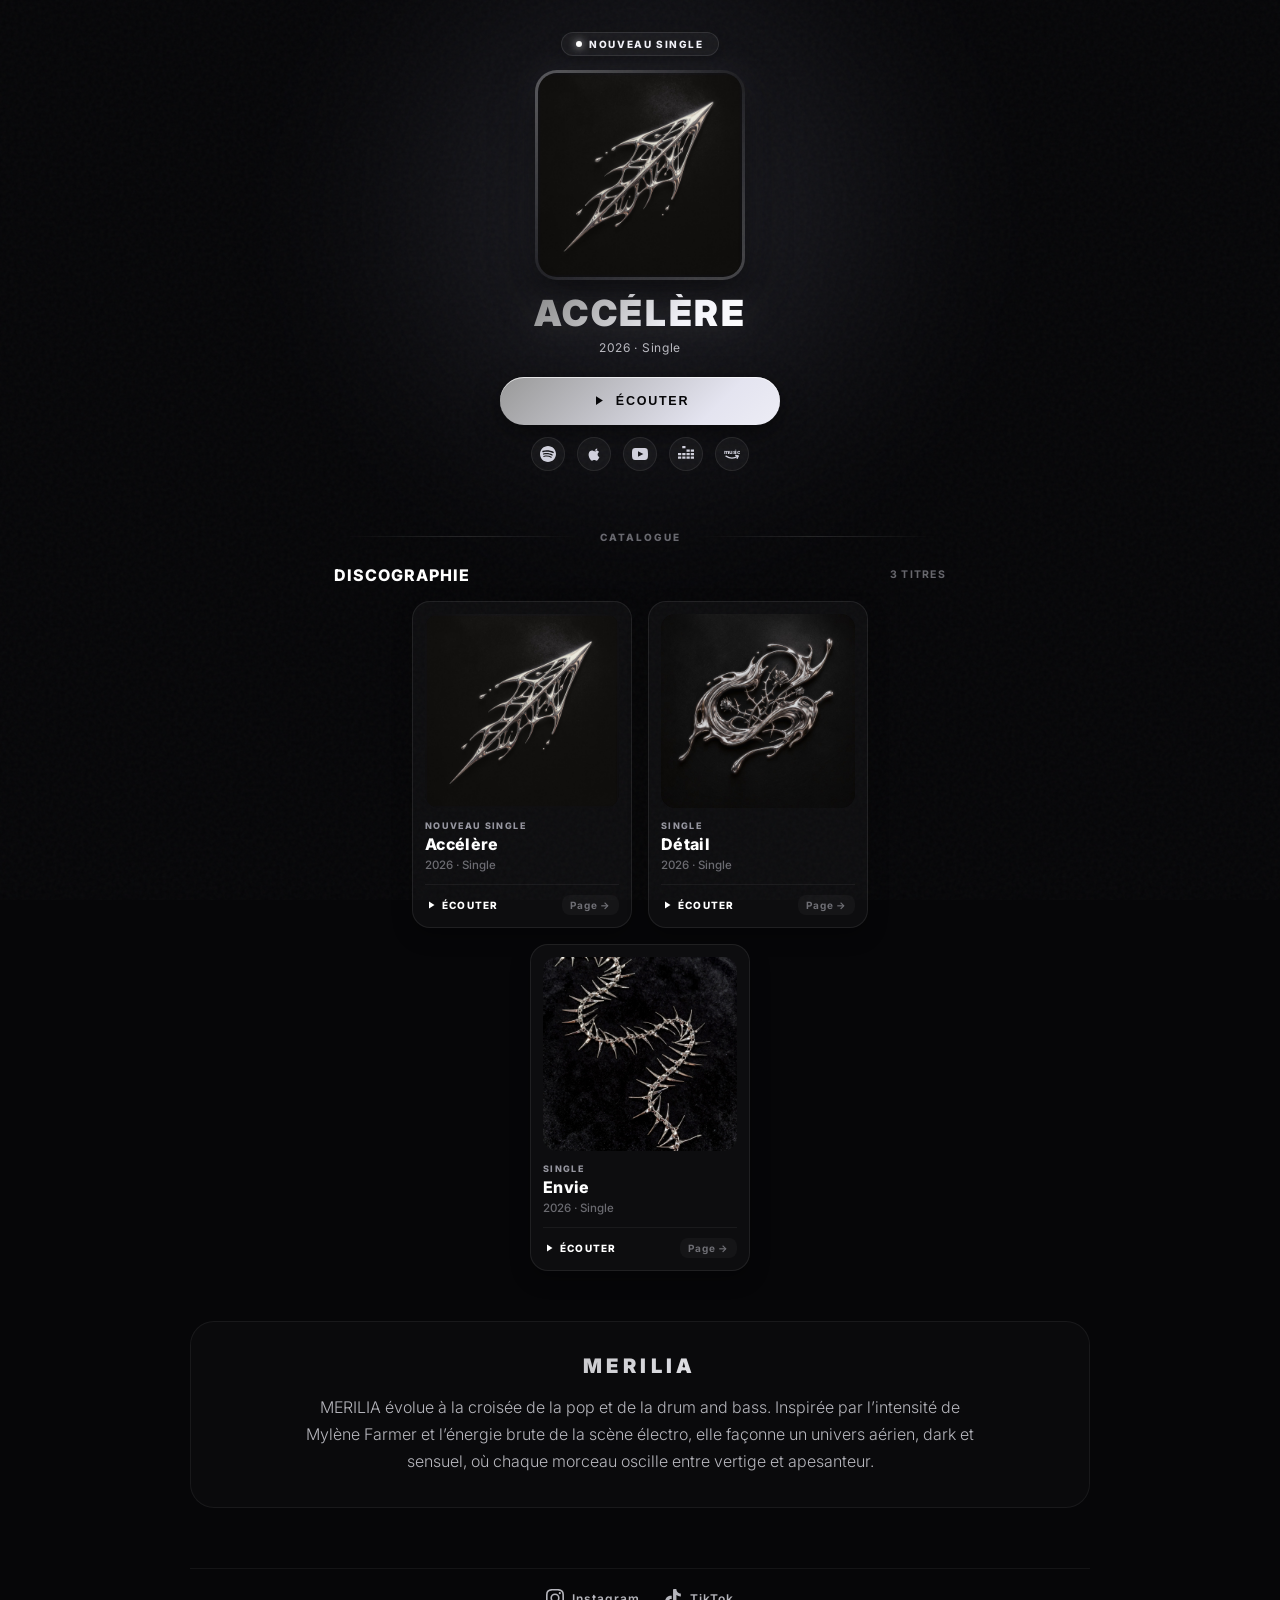
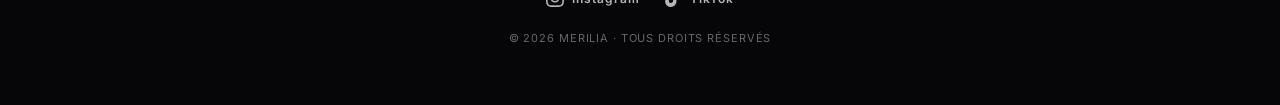
<file: index.html>
<!DOCTYPE html>
<html lang="fr">

<head>
  <meta charset="UTF-8">
  <meta name="viewport" content="width=device-width, initial-scale=1.0, viewport-fit=cover">
  <meta name="theme-color" content="#060608">
  <meta name="apple-mobile-web-app-status-bar-style" content="black-translucent">
  <title>MERILIA - Site Officiel</title>
  <meta name="description"
    content="Site officiel du projet musical MERILIA (Drum & Bass · Liquid · Dance-pop). Découvrez le nouveau single et l'ensemble de la discographie.">

  <!-- Open Graph / Meta Réseaux Sociaux -->
  <meta property="og:type" content="music.musician">
  <meta property="og:site_name" content="MERILIA">
  <meta property="og:title" content="MERILIA - Site Officiel">
  <meta property="og:description"
    content="Découvrez l'univers musical de MERILIA. Dernier single disponible sur toutes les plateformes de streaming.">
  <meta property="og:image" content="https://merilia.saint-drop.com/cover_accelere.jpg">
  <meta property="og:url" content="https://merilia.saint-drop.com/">

  <!-- Twitter Card -->
  <meta name="twitter:card" content="summary_large_image">
  <meta name="twitter:title" content="MERILIA - Site Officiel">
  <meta name="twitter:description" content="Découvrez l'univers musical de MERILIA. Dernier single disponible sur toutes les plateformes de streaming.">
  <meta name="twitter:image" content="https://merilia.saint-drop.com/cover_accelere.jpg">

  <!-- Données Structurées Schema.org -->
  <script type="application/ld+json">
  {
    "@context": "https://schema.org",
    "@type": "MusicGroup",
    "name": "MERILIA",
    "genre": ["Drum and Bass", "Liquid Drum and Bass", "Dance-pop"],
    "sameAs": [
      "https://instagram.com/merilia_dnb",
      "https://tiktok.com/@merilia_dnb"
    ]
  }
  </script>

  <!-- Polices Google Inter -->
  <link rel="preconnect" href="https://fonts.googleapis.com">
  <link rel="preconnect" href="https://fonts.gstatic.com" crossorigin>
  <link href="https://fonts.googleapis.com/css2?family=Inter:wght@300;400;500;600;700;800;900&display=swap"
    rel="stylesheet">

  <!-- Moteur de transition fluide de pages -->
  <link rel="stylesheet" href="transitions.css">
  <noscript><style>body { opacity: 1 !important; }</style></noscript>
  <link rel="icon" href="favicon.svg" type="image/svg+xml">
  <link rel="preload" as="image" href="cover_accelere.jpg">

  <style>
    /* ============================================
       🎨 DESIGN SYSTEM - LIQUID CHROME & DEEP SPACE
       ============================================ */
    :root {
      --bg: #060608;
      --bg-surface: #0e0e13;
      --bg-card: rgba(255, 255, 255, 0.03);
      --card-border: rgba(255, 255, 255, 0.08);
      --card-hover-border: rgba(255, 255, 255, 0.22);

      --t1: #ffffff;
      --t2: rgba(240, 240, 248, 0.75);
      --t3: rgba(220, 220, 230, 0.45);

      --silver: #d0d0dc;
      --silver-light: #e4e4f0;
      --silver-bright: #f4f4fa;
      --silver-glow: rgba(210, 210, 230, 0.16);

      --font: 'Inter', -apple-system, BlinkMacSystemFont, sans-serif;
      --ease: cubic-bezier(0.16, 1, 0.3, 1);
      --spring: cubic-bezier(0.34, 1.56, 0.64, 1);
    }

    *,
    *::before,
    *::after {
      margin: 0;
      padding: 0;
      box-sizing: border-box;
    }

    html {
      background: var(--bg);
      color: var(--t1);
      font-family: var(--font);
      scroll-behavior: smooth;
      -webkit-font-smoothing: antialiased;
    }

    body {
      min-height: 100vh;
      overflow-x: hidden;
      display: flex;
      flex-direction: column;
      align-items: center;
      position: relative;
    }

    /* Ambient Background Atmosphere */
    .bg-ambient {
      position: fixed;
      inset: 0;
      z-index: 0;
      pointer-events: none;
      overflow: hidden;
    }

    .bg-blur-orb {
      position: absolute;
      top: -15%;
      left: 50%;
      transform: translateX(-50%);
      width: clamp(320px, 80vw, 700px);
      height: clamp(320px, 80vw, 700px);
      border-radius: 50%;
      background: radial-gradient(circle, rgba(160, 160, 190, 0.18) 0%, rgba(6, 6, 8, 0) 70%);
      filter: blur(80px);
      transition: background 1s ease;
      will-change: transform;
    }

    .bg-noise {
      position: fixed;
      inset: 0;
      z-index: 1;
      opacity: 0.035;
      pointer-events: none;
      background-image: url("data:image/svg+xml,%3Csvg viewBox='0 0 256 256' xmlns='http://www.w3.org/2000/svg'%3E%3Cfilter id='n'%3E%3CfeTurbulence type='fractalNoise' baseFrequency='.9' numOctaves='4' stitchTiles='stitch'/%3E%3C/filter%3E%3Crect width='100%25' height='100%25' filter='url(%23n)'/%3E%3C/svg%3E");
    }

    /* ============================================
       NAVIGATION - MINIMAL & PRESTIGE
       ============================================ */
    .site-nav {
      position: sticky;
      top: 0;
      z-index: 100;
      width: 100%;
      backdrop-filter: blur(20px);
      -webkit-backdrop-filter: blur(20px);
      background: rgba(6, 6, 8, 0.7);
      border-bottom: 1px solid rgba(255, 255, 255, 0.06);
      transition: background 0.3s ease;
    }

    .nav-inner {
      max-width: 1100px;
      margin: 0 auto;
      padding: 14px 24px;
      display: flex;
      align-items: center;
      justify-content: center;
    }

    .brand-logo {
      font-size: 16px;
      font-weight: 900;
      letter-spacing: 0.22em;
      text-transform: uppercase;
      text-decoration: none;
      color: #fff;
      display: flex;
      align-items: center;
      gap: 8px;
    }

    .brand-logo span {
      background: linear-gradient(135deg, #fff 0%, var(--silver-bright) 50%, #999 100%);
      background-clip: text;
      -webkit-text-fill-color: transparent;
    }

    .nav-links {
      display: flex;
      align-items: center;
      gap: 20px;
    }

    .nav-link {
      font-size: 11.5px;
      font-weight: 700;
      letter-spacing: 0.12em;
      text-transform: uppercase;
      color: var(--t2);
      text-decoration: none;
      transition: color 0.2s ease;
      display: inline-flex;
      align-items: center;
      gap: 6px;
    }

    .nav-link:hover {
      color: #fff;
    }

    .nav-pill-btn {
      padding: 6px 14px;
      border-radius: 30px;
      background: rgba(255, 255, 255, 0.06);
      border: 1px solid rgba(255, 255, 255, 0.12);
      color: var(--silver-bright);
    }

    .nav-pill-btn:hover {
      background: rgba(255, 255, 255, 0.12);
      border-color: rgba(255, 255, 255, 0.25);
    }

    /* ============================================
       PAGE CONTENT WRAPPER
       ============================================ */
    .page-main {
      position: relative;
      z-index: 2;
      width: 100%;
      max-width: 1100px;
      padding: 0 20px 60px 20px;
      display: flex;
      flex-direction: column;
      align-items: center;
      animation: fadeUp .9s var(--ease) both;
    }

    @keyframes fadeUp {
      from { opacity: 0; transform: translateY(24px); }
      to   { opacity: 1; transform: translateY(0); }
    }

    @keyframes fadeInUp {
      from { opacity: 0; transform: translateY(12px); }
      to   { opacity: 1; transform: translateY(0); }
    }

    /* ============================================
       HERO - DERNIÈRE SORTIE (COMPACTE & PERCUTANTE)
       ============================================ */
    .hero-section {
      width: 100%;
      max-width: 520px;
      margin: 32px auto 32px auto;
      text-align: center;
      display: flex;
      flex-direction: column;
      align-items: center;
    }

    /* Badge d'état */
    .hero-badge {
      display: inline-flex;
      align-items: center;
      gap: 7px;
      padding: 5px 14px;
      border-radius: 40px;
      background: rgba(255, 255, 255, 0.04);
      border: 1px solid rgba(255, 255, 255, 0.1);
      backdrop-filter: blur(12px);
      font-size: 10px;
      font-weight: 800;
      letter-spacing: 0.16em;
      text-transform: uppercase;
      color: var(--silver-bright);
      margin-bottom: 14px;
      box-shadow: 0 4px 15px rgba(0, 0, 0, 0.25);
      animation: fadeInUp .8s .1s both;
    }

    .hero-badge .badge-dot {
      width: 6px;
      height: 6px;
      border-radius: 50%;
      background: #fff;
      box-shadow: 0 0 8px #fff;
      animation: pulseGlow 2.2s infinite;
    }

    @keyframes pulseGlow {
      0%, 100% { opacity: 1; transform: scale(1); }
      50% { opacity: 0.4; transform: scale(0.85); }
    }

    /* Pochette Hero */
    .hero-artwork-frame {
      position: relative;
      width: clamp(170px, 42vw, 210px);
      height: clamp(170px, 42vw, 210px);
      border-radius: 22px;
      padding: 3px;
      background: linear-gradient(135deg, rgba(255, 255, 255, 0.3), rgba(255, 255, 255, 0.05) 50%, rgba(255, 255, 255, 0.2));
      box-shadow:
        0 16px 40px rgba(0, 0, 0, 0.7),
        0 0 35px rgba(200, 200, 230, 0.1);
      margin-bottom: 14px;
      transition: transform 0.4s var(--ease), box-shadow 0.4s var(--ease);
      cursor: pointer;
      animation: fadeInUp .8s .2s both;
    }

    .hero-artwork-frame:hover {
      transform: translateY(-3px) scale(1.015);
      box-shadow:
        0 22px 55px rgba(0, 0, 0, 0.85),
        0 0 45px rgba(220, 220, 255, 0.18);
    }

    .hero-artwork-img {
      width: 100%;
      height: 100%;
      border-radius: 19px;
      object-fit: cover;
      display: block;
    }

    /* Titres & Typographie Hero */
    .hero-artist-tag {
      font-size: 11px;
      font-weight: 700;
      letter-spacing: 0.2em;
      text-transform: uppercase;
      color: var(--t3);
      margin-bottom: 2px;
    }

    .hero-track-title {
      font-size: clamp(26px, 6.5vw, 36px);
      font-weight: 900;
      letter-spacing: 0.07em;
      text-transform: uppercase;
      line-height: 1.1;
      background: linear-gradient(135deg, #888 0%, var(--silver-bright) 35%, #fff 50%, var(--silver-bright) 65%, #888 100%);
      background-size: 200% 200%;
      background-clip: text;
      -webkit-text-fill-color: transparent;
      animation: fadeInUp .8s .3s both, chromeShift 8s ease-in-out infinite;
      margin-bottom: 4px;
      filter: drop-shadow(0 0 16px rgba(255, 255, 255, 0.1));
    }

    @keyframes chromeShift {
      0%, 100% { background-position: 0% 50%; }
      50% { background-position: 100% 50%; }
    }

    .hero-meta-sub {
      font-size: 12px;
      font-weight: 400;
      color: var(--t2);
      letter-spacing: 0.06em;
      margin-bottom: 20px;
      line-height: 1.6;
      animation: fadeInUp .8s .4s both;
    }

    /* Bouton CTA Principal */
    .hero-cta-btn {
      position: relative;
      display: inline-flex;
      align-items: center;
      justify-content: center;
      gap: 10px;
      width: 100%;
      max-width: 280px;
      height: 48px;
      padding: 0 24px;
      border-radius: 50px;
      background: linear-gradient(135deg, #999, var(--silver-light), #fff, var(--silver-light), #999);
      background-size: 300% 300%;
      color: #060608;
      font-size: 12.5px;
      font-weight: 800;
      letter-spacing: 0.14em;
      text-transform: uppercase;
      text-decoration: none;
      border: none;
      cursor: pointer;
      outline: none;
      box-shadow: 0 8px 24px rgba(0, 0, 0, 0.5), inset 0 1px 0 rgba(255, 255, 255, 0.7);
      transition: all 0.3s var(--ease);
      user-select: none;
      -webkit-tap-highlight-color: transparent;
      animation: fadeInUp .8s .5s both, chromeBtn 6s ease-in-out infinite;
    }

    @keyframes chromeBtn {
      0%, 100% { background-position: 0% 50%; }
      50% { background-position: 100% 50%; }
    }

    .hero-cta-btn:hover {
      transform: translateY(-2px) scale(1.02);
      box-shadow: 0 12px 32px rgba(0, 0, 0, 0.65), 0 0 25px rgba(220, 220, 255, 0.22);
    }

    .hero-cta-btn:active {
      transform: translateY(1px) scale(0.98);
    }

    .hero-cta-btn svg {
      width: 15px;
      height: 15px;
      fill: currentColor;
    }

    /* Accès direct 1-tap aux plateformes sous le bouton */
    .hero-quick-platforms {
      display: flex;
      align-items: center;
      justify-content: center;
      gap: 12px;
      margin-top: 12px;
      animation: fadeInUp .8s .6s both;
    }

    .quick-icon-btn {
      width: 34px;
      height: 34px;
      border-radius: 50%;
      background: rgba(255, 255, 255, 0.04);
      border: 1px solid rgba(255, 255, 255, 0.08);
      display: flex;
      align-items: center;
      justify-content: center;
      color: var(--silver);
      text-decoration: none;
      transition: all 0.25s var(--ease);
    }

    .quick-icon-btn:hover {
      background: rgba(255, 255, 255, 0.12);
      border-color: rgba(255, 255, 255, 0.25);
      color: #fff;
      transform: translateY(-2px);
    }

    .quick-icon-btn svg {
      width: 16px;
      height: 16px;
      fill: currentColor;
    }

    /* ============================================
       SECTION SÉPARATEUR
       ============================================ */
    .section-divider {
      width: 100%;
      max-width: 600px;
      display: flex;
      align-items: center;
      justify-content: center;
      gap: 16px;
      margin: 28px 0 22px 0;
      animation: fadeInUp .8s .7s both;
    }

    .section-divider .divider-line {
      flex: 1;
      height: 1px;
      background: linear-gradient(90deg, transparent, rgba(255, 255, 255, 0.12), transparent);
    }

    .section-divider .divider-title {
      font-size: 10px;
      font-weight: 800;
      letter-spacing: 0.2em;
      text-transform: uppercase;
      color: var(--t3);
      white-space: nowrap;
    }

    /* ============================================
       DISCOGRAPHIE SECTION (CENTRÉE & COMPACTE)
       ============================================ */
    .discography-section {
      width: 100%;
      max-width: 620px;
      margin-bottom: 50px;
      display: flex;
      flex-direction: column;
      align-items: center;
      animation: fadeInUp .8s .8s both;
    }

    .discography-header {
      width: 100%;
      display: flex;
      align-items: center;
      justify-content: space-between;
      margin-bottom: 16px;
      padding: 0 4px;
    }

    .discography-title {
      font-size: 16px;
      font-weight: 800;
      letter-spacing: 0.06em;
      text-transform: uppercase;
      color: #fff;
    }

    .discography-count {
      font-size: 10.5px;
      font-weight: 700;
      letter-spacing: 0.12em;
      color: var(--t3);
      text-transform: uppercase;
    }

    /* Grille de morceaux - centrée avec flex/grid */
    .releases-grid {
      display: flex;
      flex-wrap: wrap;
      justify-content: center;
      align-items: stretch;
      gap: 16px;
      width: 100%;
    }

    /* Carte de morceau dans la discographie */
    .release-card {
      position: relative;
      width: 220px;
      max-width: 100%;
      background: var(--bg-card);
      border: 1px solid var(--card-border);
      border-radius: 18px;
      padding: 12px;
      display: flex;
      flex-direction: column;
      text-align: left;
      text-decoration: none;
      color: inherit;
      backdrop-filter: blur(12px);
      -webkit-backdrop-filter: blur(12px);
      transition: all 0.3s var(--ease);
      box-shadow: 0 8px 20px rgba(0, 0, 0, 0.3);
      cursor: pointer;
    }

    .release-card:hover {
      background: rgba(255, 255, 255, 0.06);
      border-color: var(--card-hover-border);
      transform: translateY(-4px);
      box-shadow: 0 16px 35px rgba(0, 0, 0, 0.5), 0 0 25px rgba(220, 220, 240, 0.08);
    }

    .release-card-cover-wrap {
      position: relative;
      width: 100%;
      aspect-ratio: 1 / 1;
      border-radius: 14px;
      overflow: hidden;
      margin-bottom: 12px;
      background: rgba(255, 255, 255, 0.02);
    }

    .release-card-img {
      width: 100%;
      height: 100%;
      object-fit: cover;
      display: block;
      transition: transform 0.4s var(--ease);
    }

    .release-card:hover .release-card-img {
      transform: scale(1.04);
    }

    /* Overlay bouton écouter sur la pochette */
    .card-play-overlay {
      position: absolute;
      inset: 0;
      background: rgba(6, 6, 8, 0.4);
      display: flex;
      align-items: center;
      justify-content: center;
      opacity: 0;
      transition: opacity 0.25s ease;
      backdrop-filter: blur(4px);
    }

    .card-play-bubble {
      width: 44px;
      height: 44px;
      border-radius: 50%;
      background: #fff;
      color: #060608;
      display: flex;
      align-items: center;
      justify-content: center;
      box-shadow: 0 6px 20px rgba(0, 0, 0, 0.4);
      transform: scale(0.85);
      transition: transform 0.25s var(--spring);
    }

    .card-play-bubble svg {
      width: 16px;
      height: 16px;
      fill: currentColor;
      margin-left: 2px;
    }

    .release-card:hover .card-play-overlay {
      opacity: 1;
    }

    .release-card:hover .card-play-bubble {
      transform: scale(1);
    }

    .release-card-body {
      display: flex;
      flex-direction: column;
      flex: 1;
    }

    .release-card-tag {
      font-size: 9px;
      font-weight: 800;
      letter-spacing: 0.15em;
      text-transform: uppercase;
      color: var(--silver);
      opacity: 0.7;
      margin-bottom: 3px;
    }

    .release-card-title {
      font-size: 16px;
      font-weight: 800;
      color: #fff;
      letter-spacing: 0.02em;
      margin-bottom: 4px;
      line-height: 1.25;
    }

    .release-card-year {
      font-size: 11.5px;
      color: var(--t3);
      font-weight: 500;
      margin-bottom: 12px;
    }

    .release-card-actions {
      margin-top: auto;
      display: flex;
      align-items: center;
      justify-content: space-between;
      padding-top: 10px;
      border-top: 1px solid rgba(255, 255, 255, 0.05);
    }

    .card-action-listen {
      font-size: 10px;
      font-weight: 800;
      letter-spacing: 0.12em;
      text-transform: uppercase;
      color: #fff;
      display: flex;
      align-items: center;
      gap: 5px;
    }

    .card-action-page-link {
      font-size: 10px;
      font-weight: 700;
      letter-spacing: 0.08em;
      color: var(--t3);
      text-decoration: none;
      padding: 4px 8px;
      border-radius: 8px;
      background: rgba(255, 255, 255, 0.03);
      transition: all 0.2s ease;
    }

    .card-action-page-link:hover {
      color: #fff;
      background: rgba(255, 255, 255, 0.1);
    }

    /* ============================================
       ARTISTIC BIO / IDENTITY EMBED
       ============================================ */
    .about-card {
      width: 100%;
      max-width: 900px;
      background: rgba(255, 255, 255, 0.02);
      border: 1px solid rgba(255, 255, 255, 0.06);
      border-radius: 24px;
      padding: 32px 28px;
      margin-bottom: 60px;
      text-align: center;
      backdrop-filter: blur(12px);
      animation: fadeInUp .8s .9s both;
    }

    .about-title {
      font-size: clamp(14px, 2.5vw, 20px);
      font-weight: 900;
      letter-spacing: 0.22em;
      text-transform: uppercase;
      background: linear-gradient(135deg, #888 0%, var(--silver-bright) 35%, #fff 50%, var(--silver-bright) 65%, #888 100%);
      background-size: 200% 200%;
      -webkit-background-clip: text;
      background-clip: text;
      -webkit-text-fill-color: transparent;
      animation: chromeShift 8s ease-in-out infinite;
      margin-bottom: 16px;
    }

    .about-desc {
      font-size: clamp(14px, 3vw, 16px);
      line-height: 1.7;
      color: var(--t2);
      max-width: 680px;
      margin: 0 auto;
      font-weight: 300;
    }

    /* ============================================
       FOOTER & STREAMING NETWORKS
       ============================================ */
    .site-footer {
      width: 100%;
      max-width: 900px;
      display: flex;
      flex-direction: column;
      align-items: center;
      padding-top: 20px;
      border-top: 1px solid rgba(255, 255, 255, 0.06);
      text-align: center;
      animation: fadeInUp .8s 1s both;
    }

    .footer-socials {
      display: flex;
      align-items: center;
      justify-content: center;
      gap: 24px;
      margin-bottom: 24px;
    }

    .footer-social-link {
      display: flex;
      align-items: center;
      gap: 8px;
      font-size: 12px;
      font-weight: 600;
      letter-spacing: 0.08em;
      color: var(--t2);
      text-decoration: none;
      transition: all 0.2s ease;
    }

    .footer-social-link:hover {
      color: #fff;
      transform: translateY(-2px);
    }

    .footer-social-link svg {
      width: 18px;
      height: 18px;
      fill: currentColor;
    }

    .footer-copy {
      font-size: 11px;
      color: var(--t3);
      letter-spacing: 0.08em;
      text-transform: uppercase;
    }

    /* ============================================
       MODAL / DRAWER DE SÉLECTION DE PLATEFORME
       ============================================ */
    .player-modal-backdrop {
      position: fixed;
      inset: 0;
      z-index: 1000;
      background: rgba(6, 6, 8, 0.8);
      backdrop-filter: blur(18px);
      -webkit-backdrop-filter: blur(18px);
      display: flex;
      align-items: center;
      justify-content: center;
      padding: 20px;
      opacity: 0;
      pointer-events: none;
      transition: opacity 0.28s ease;
    }

    .player-modal-backdrop.is-open {
      opacity: 1;
      pointer-events: auto;
    }

    .player-modal-sheet {
      width: 100%;
      max-width: 460px;
      background: #0e0e14;
      border: 1px solid rgba(255, 255, 255, 0.13);
      border-radius: 28px;
      padding: 24px 24px 32px 24px;
      transform: translateY(20px) scale(0.97);
      transition: transform 0.32s var(--ease), opacity 0.28s ease;
      max-height: 88vh;
      overflow-y: auto;
      opacity: 0;
    }

    .player-modal-backdrop.is-open .player-modal-sheet {
      transform: translateY(0) scale(1);
      opacity: 1;
    }

    .sheet-handle {
      width: 36px;
      height: 3px;
      background: rgba(255, 255, 255, 0.18);
      border-radius: 4px;
      margin: 0 auto 16px auto;
    }

    .sheet-header {
      display: flex;
      align-items: center;
      gap: 16px;
      margin-bottom: 22px;
      padding-bottom: 18px;
      border-bottom: 1px solid rgba(255, 255, 255, 0.08);
      position: relative;
    }

    .sheet-cover-thumb {
      width: 60px;
      height: 60px;
      border-radius: 14px;
      object-fit: cover;
      flex-shrink: 0;
      box-shadow: 0 4px 15px rgba(0, 0, 0, 0.5);
    }

    .sheet-track-info {
      flex: 1;
      min-width: 0;
      text-align: left;
    }

    .sheet-tag {
      font-size: 9.5px;
      font-weight: 800;
      letter-spacing: 0.15em;
      text-transform: uppercase;
      color: var(--silver);
    }

    .sheet-title {
      font-size: 19px;
      font-weight: 800;
      color: #fff;
      white-space: nowrap;
      overflow: hidden;
      text-overflow: ellipsis;
    }

    .sheet-artist {
      font-size: 12px;
      color: var(--t2);
    }

    .sheet-close-btn {
      width: 32px;
      height: 32px;
      border-radius: 50%;
      background: rgba(255, 255, 255, 0.06);
      border: none;
      color: var(--t2);
      display: flex;
      align-items: center;
      justify-content: center;
      cursor: pointer;
      transition: all 0.2s ease;
    }

    .sheet-close-btn:hover {
      background: rgba(255, 255, 255, 0.14);
      color: #fff;
    }

    .sheet-platforms-list {
      display: flex;
      flex-direction: column;
      gap: 10px;
    }

    .sheet-platform-row {
      display: flex;
      align-items: center;
      justify-content: space-between;
      padding: 14px 18px;
      border-radius: 16px;
      background: rgba(255, 255, 255, 0.03);
      border: 1px solid rgba(255, 255, 255, 0.07);
      text-decoration: none;
      color: inherit;
      transition: all 0.25s var(--ease);
    }

    .sheet-platform-row:hover {
      background: rgba(255, 255, 255, 0.08);
      border-color: rgba(255, 255, 255, 0.2);
      transform: translateX(3px);
    }

    .sheet-platform-left {
      display: flex;
      align-items: center;
      gap: 14px;
    }

    .sheet-platform-icon {
      width: 26px;
      height: 26px;
      display: flex;
      align-items: center;
      justify-content: center;
    }

    .sheet-platform-icon svg {
      width: 100%;
      height: 100%;
      fill: currentColor;
    }

    .sheet-platform-name {
      font-size: 15px;
      font-weight: 600;
      color: #fff;
    }

    .sheet-platform-action {
      font-size: 11px;
      font-weight: 800;
      letter-spacing: 0.1em;
      color: var(--silver);
    }

    .sheet-page-footer {
      margin-top: 18px;
      text-align: center;
    }

    .sheet-dedicated-link {
      font-size: 12px;
      color: var(--t2);
      text-decoration: underline;
      text-underline-offset: 4px;
      cursor: pointer;
    }

    .sheet-dedicated-link:hover {
      color: #fff;
    }

    /* Couleurs de marque plateformes */
    [data-plat="spotify"] .sheet-platform-icon { color: #1DB954; }
    [data-plat="apple"] .sheet-platform-icon { color: #fff; }
    [data-plat="youtube"] .sheet-platform-icon { color: #FF0000; }
    [data-plat="deezer"] .sheet-platform-icon { color: #EF5464; }
    [data-plat="amazon"] .sheet-platform-icon { color: #FF9900; }
    [data-plat="tidal"] .sheet-platform-icon { color: #fff; }
    [data-plat="qobuz"] .sheet-platform-icon { color: #fff; }

    /* (Styles de la modale pre-save gérés par modal.js) */

    /* ============================================
       RESPONSIVE MOBILE
       ============================================ */
    @media (max-width: 600px) {
      /* 2 cartes par ligne sur téléphone (la grille est en flex) */
      .releases-grid {
        gap: 12px;
      }

      .release-card {
        width: calc(50% - 6px);
        padding: 10px;
        border-radius: 16px;
      }

      .release-card-title {
        font-size: 14px;
      }

      .release-card-year {
        font-size: 10.5px;
        margin-bottom: 8px;
      }

      .hero-section {
        margin: 24px auto 50px auto;
      }

      .about-card {
        padding: 24px 18px;
      }
    }
  </style>
</head>

<body>
  <!-- Ambiance d'arrière-plan avec grain et lueur diffuse -->
  <div class="bg-ambient" aria-hidden="true">
    <div class="bg-blur-orb" id="ambient-orb"></div>
  </div>
  <div class="bg-noise" aria-hidden="true"></div>



  <main class="page-main">
    <!-- ============================================
         HERO SECTION - DERNIÈRE SORTIE (FEATURED)
         ============================================ -->
    <section class="hero-section" id="hero" aria-label="Sortie musicale">
      <div class="hero-badge" id="hero-badge">
        <span class="badge-dot"></span>
        <span id="hero-badge-text">NOUVEAU SINGLE</span>
      </div>

      <div class="hero-artwork-frame" id="hero-art-frame" role="button" tabindex="0" aria-label="Écouter le morceau">
        <img src="cover_accelere.jpg" alt="Pochette MERILIA" class="hero-artwork-img" id="hero-cover-img">
      </div>


      <h1 class="hero-track-title" id="hero-title">ACCÉLÈRE</h1>
      <p class="hero-meta-sub" id="hero-meta">Nouveau single disponible</p>

      <button type="button" class="hero-cta-btn" id="hero-cta-btn">
        <svg viewBox="0 0 24 24"><path d="M8 5v14l11-7z" /></svg>
        <span id="hero-cta-text">ÉCOUTER LE TITRE</span>
      </button>

      <!-- Raccourcis directs 1-tap vers les principales plateformes (peuplé dynamiquement) -->
      <div class="hero-quick-platforms" id="hero-quick-links"></div>
    </section>

    <!-- Séparateur de section -->
    <div class="section-divider">
      <div class="divider-line"></div>
      <span class="divider-title">CATALOGUE</span>
      <div class="divider-line"></div>
    </div>

    <!-- ============================================
         DISCOGRAPHIE SECTION (COMPACTE & SCALABLE)
         ============================================ -->
    <section class="discography-section" id="musique" aria-label="Discographie MERILIA">
      <div class="discography-header">
        <h2 class="discography-title">Discographie</h2>
        <span class="discography-count" id="disco-count"></span>
      </div>

      <!-- La grille est dynamiquement peuplée depuis config.js -->
      <div class="releases-grid" id="releases-grid"></div>
    </section>

    <!-- ============================================
         ARTISTIC STATEMENT / PROJET
         ============================================ -->
    <section class="about-card" id="a-propos">
      <h3 class="about-title">MERILIA</h3>
      <p class="about-desc">
        MERILIA évolue à la croisée de la pop et de la drum and bass. Inspirée par l’intensité de Mylène Farmer et l’énergie brute de la scène électro, elle façonne un univers aérien, dark et sensuel, où chaque morceau oscille entre vertige et apesanteur.
      </p>
    </section>

    <!-- ============================================
         FOOTER & LIENS OFFICIELS
         ============================================ -->
    <footer class="site-footer" id="liens">
      <div class="footer-socials">
        <a href="https://instagram.com/merilia_dnb" target="_blank" rel="noopener" class="footer-social-link">
          <svg viewBox="0 0 24 24"><path d="M12 2.163c3.204 0 3.584.012 4.85.07 3.252.148 4.771 1.691 4.919 4.919.058 1.265.069 1.645.069 4.849 0 3.205-.012 3.584-.069 4.849-.149 3.225-1.664 4.771-4.919 4.919-1.266.058-1.644.07-4.85.07-3.204 0-3.584-.012-4.849-.07-3.26-.149-4.771-1.699-4.919-4.92-.058-1.265-.07-1.644-.07-4.849 0-3.204.013-3.583.07-4.849.149-3.227 1.664-4.771 4.919-4.919 1.266-.057 1.645-.069 4.849-.069zM12 0C8.741 0 8.333.014 7.053.072 2.695.272.273 2.69.073 7.052.014 8.333 0 8.741 0 12c0 3.259.014 3.668.072 4.948.2 4.358 2.618 6.78 6.98 6.98 1.281.058 1.689.072 4.948.072 3.259 0 3.668-.014 4.948-.072 4.354-.2 6.782-2.618 6.979-6.98.059-1.28.073-1.689.073-4.948 0-3.259-.014-3.667-.072-4.947-.196-4.354-2.617-6.78-6.979-6.98C15.668.014 15.259 0 12 0zm0 5.838a6.162 6.162 0 100 12.324 6.162 6.162 0 000-12.324zM12 16a4 4 0 110-8 4 4 0 010 8zm6.406-11.845a1.44 1.44 0 100 2.881 1.44 1.44 0 000-2.881z" /></svg>
          Instagram
        </a>
        <a href="https://tiktok.com/@merilia_dnb" target="_blank" rel="noopener" class="footer-social-link">
          <svg viewBox="0 0 24 24"><path d="M12.525.02c1.31-.02 2.61-.01 3.91-.02.08 1.53.63 3.09 1.75 4.17 1.12 1.11 2.7 1.62 4.24 1.79v4.03c-1.44-.05-2.89-.35-4.2-.97-.57-.26-1.1-.59-1.62-.93-.01 2.92.01 5.84-.02 8.75-.08 1.4-.54 2.79-1.35 3.94-1.31 1.92-3.58 3.17-5.91 3.21-1.43.08-2.86-.31-4.08-1.03-2.02-1.19-3.44-3.37-3.65-5.71-.02-.5-.03-1-.01-1.49.18-1.9 1.12-3.72 2.58-4.96 1.66-1.44 3.98-2.13 6.15-1.72.02 1.48-.04 2.96-.04 4.44-.9-.32-1.98-.23-2.81.36-.54.38-.89.98-1.03 1.64-.14.65-.01 1.34.33 1.91.43.72 1.21 1.2 2.04 1.24.89.07 1.83-.23 2.45-.88.6-.61.85-1.48.83-2.33-.03-4.75-.01-9.51-.02-14.26z" /></svg>
          TikTok
        </a>
      </div>
      <p class="footer-copy">&copy; 2026 MERILIA &middot; Tous droits r&eacute;serv&eacute;s</p>
    </footer>
  </main>

  <!-- ============================================
       MODALE / DRAWER ÉCOUTER (BOTTOM SHEET)
       ============================================ -->
  <div class="player-modal-backdrop" id="listen-modal" aria-hidden="true" role="dialog" aria-modal="true" aria-labelledby="modal-title">
    <div class="player-modal-sheet" id="listen-sheet">
      <div class="sheet-handle"></div>

      <div class="sheet-header">
        <img src="cover_accelere.jpg" alt="" class="sheet-cover-thumb" id="modal-cover">
        <div class="sheet-track-info">
          <span class="sheet-tag" id="modal-tag">SINGLE</span>
          <h4 class="sheet-title" id="modal-title">Titre</h4>
          <p class="sheet-artist">MERILIA</p>
        </div>
        <button type="button" class="sheet-close-btn" id="modal-close-btn" aria-label="Fermer">
          <svg width="14" height="14" viewBox="0 0 24 24" fill="none" stroke="currentColor" stroke-width="2.5"><path d="M18 6L6 18M6 6l12 12"/></svg>
        </button>
      </div>

      <div class="sheet-platforms-list" id="modal-platforms"></div>

      <div class="sheet-page-footer">
        <a href="#" class="sheet-dedicated-link" id="modal-page-link">Ouvrir la page dédiée du morceau &rarr;</a>
      </div>
    </div>
  </div>

  <!-- Modale pre-save injectée dynamiquement par modal.js -->

  <script src="config.js"></script>
  <script src="site.js"></script>
  <script src="transitions.js"></script>
  <script src="modal.js"></script>
  <script>
    document.addEventListener('DOMContentLoaded', () => {
      const M = window.MERILIA;
      const esc = M.esc;
      const releases = M.releases();
      if (!releases.length) return;

      // Morceau mis en avant : le plus récent (automatique selon les dates de config.js)
      const featured = M.featured();
      const released = M.isReleased(featured);

      // ─── HERO ───────────────────────────────────
      const heroCtaBtn = document.getElementById('hero-cta-btn');
      const heroArtFrame = document.getElementById('hero-art-frame');
      const heroCover = document.getElementById('hero-cover-img');
      const year = M.year(featured);

      document.getElementById('hero-title').textContent = featured.title;
      heroCover.src = featured.cover;
      heroCover.alt = `${M.artist} - ${featured.title}`;
      document.getElementById('hero-badge-text').textContent = released ? 'NOUVEAU SINGLE' : 'NOUVEAU SINGLE · PRE-SAVE';
      document.getElementById('hero-meta').textContent = released
        ? `${year ? year + ' · ' : ''}Single`
        : `${year ? year + ' · ' : ''}Single · En pré-sauvegarde`;
      document.getElementById('hero-cta-text').textContent = released ? 'ÉCOUTER' : 'PRE-SAVE';

      const triggerFeatured = (e) => {
        e.preventDefault();
        if (!released) {
          if (window.openPreSaveModal) window.openPreSaveModal(featured);
        } else if (M.availablePlatforms(featured).length) {
          openListenModal(featured);
        } else {
          window.location.href = M.pageUrl(featured);
        }
      };

      heroCtaBtn.addEventListener('click', triggerFeatured);
      heroArtFrame.addEventListener('click', triggerFeatured);
      heroArtFrame.addEventListener('keydown', (e) => {
        if (e.key === 'Enter' || e.key === ' ') triggerFeatured(e);
      });

      // Raccourcis 1-tap sous le bouton (même ouverture que la page du titre)
      const quickContainer = document.getElementById('hero-quick-links');
      quickContainer.innerHTML = '';
      if (released) {
        ['spotify', 'apple', 'youtube', 'deezer', 'amazon'].forEach(key => {
          const url = M.linkFor(featured, key);
          if (!url) return;
          const p = M.PLATFORMS.find(x => x.key === key);
          const btn = document.createElement('a');
          btn.className = 'quick-icon-btn';
          btn.href = url;
          btn.title = `${p.name} · Écouter "${featured.title}"`;
          btn.setAttribute('aria-label', `${p.name} - Écouter ${featured.title}`);
          btn.innerHTML = M.ICONS[key];
          M.bindPlatform(btn, featured, key);
          quickContainer.appendChild(btn);
        });
      }

      // Bascule automatique du hero à l'heure de sortie si la page reste ouverte
      if (!released) {
        const wait = M.releaseTime(featured) - Date.now();
        if (wait > 0 && wait < 864e5) setTimeout(() => window.location.reload(), wait + 1000);
      }

      // ─── DISCOGRAPHIE ───────────────────────────
      const grid = document.getElementById('releases-grid');
      const countEl = document.getElementById('disco-count');

      const releasedTracks = releases.filter(r => M.isReleased(r));
      const catalogueList = releasedTracks.length ? releasedTracks : releases.filter(r => r.id !== featured.id);

      countEl.textContent = `${catalogueList.length} Titre${catalogueList.length > 1 ? 's' : ''}`;

      catalogueList.forEach((rel) => {
        const isOut = M.isReleased(rel);
        const badge = rel === featured && isOut ? 'NOUVEAU SINGLE' : 'SINGLE';
        const relYear = M.year(rel);
        const card = document.createElement('article');
        card.className = 'release-card';
        card.setAttribute('role', 'button');
        card.setAttribute('tabindex', '0');
        card.setAttribute('aria-label', `${rel.title} - ${badge}`);

        card.innerHTML = `
          <div class="release-card-cover-wrap">
            <img src="${esc(rel.cover)}" alt="${esc(M.artist)} - ${esc(rel.title)}" class="release-card-img" loading="lazy">
            <div class="card-play-overlay">
              <div class="card-play-bubble" aria-label="Écouter ${esc(rel.title)}">
                <svg viewBox="0 0 24 24"><path d="M8 5v14l11-7z" /></svg>
              </div>
            </div>
          </div>
          <div class="release-card-body">
            <span class="release-card-tag">${badge}</span>
            <h3 class="release-card-title">${esc(rel.title)}</h3>
            <p class="release-card-year">${relYear ? esc(relYear) + ' &middot; ' : ''}Single</p>
            <div class="release-card-actions">
              <span class="card-action-listen">
                <svg width="12" height="12" viewBox="0 0 24 24" fill="currentColor"><path d="M8 5v14l11-7z" /></svg>
                ${isOut ? 'Écouter' : 'Pre-Save'}
              </span>
              <a href="${esc(M.pageUrl(rel))}" class="card-action-page-link">Page &rarr;</a>
            </div>
          </div>
        `;
        card.querySelector('.card-action-page-link').addEventListener('click', e => e.stopPropagation());

        const onCardClick = () => {
          if (!isOut) {
            if (window.openPreSaveModal) window.openPreSaveModal(rel);
          } else if (M.availablePlatforms(rel).length) {
            openListenModal(rel);
          } else {
            window.location.href = M.pageUrl(rel);
          }
        };

        card.addEventListener('click', onCardClick);
        card.addEventListener('keydown', (e) => {
          if (e.key === 'Enter' || e.key === ' ') {
            e.preventDefault();
            onCardClick();
          }
        });

        grid.appendChild(card);
      });

      // Bio dynamique
      const bioEl = document.querySelector('.about-desc');
      if (bioEl && M.config.bio) bioEl.textContent = M.config.bio;

      // ─── MODALE D'ÉCOUTE (DRAWER) ───────────────
      const listenModal = document.getElementById('listen-modal');
      const modalList = document.getElementById('modal-platforms');
      const modalPageLink = document.getElementById('modal-page-link');

      function openListenModal(rel) {
        document.getElementById('modal-cover').src = rel.cover;
        document.getElementById('modal-title').textContent = rel.title;
        document.getElementById('modal-tag').textContent = rel === featured ? 'NOUVEAU SINGLE' : 'SINGLE';

        modalPageLink.style.display = 'inline-block';
        modalPageLink.href = M.pageUrl(rel);
        modalPageLink.textContent = `Accéder à la page streaming de "${rel.title}" →`;

        modalList.innerHTML = '';
        M.availablePlatforms(rel).forEach(p => {
          const a = document.createElement('a');
          a.className = 'sheet-platform-row';
          a.dataset.plat = p.key;
          a.href = M.linkFor(rel, p.key);
          a.innerHTML = `
            <div class="sheet-platform-left">
              <div class="sheet-platform-icon">${M.ICONS[p.key]}</div>
              <span class="sheet-platform-name">${p.name}</span>
            </div>
            <span class="sheet-platform-action">ÉCOUTER &rarr;</span>
          `;
          M.bindPlatform(a, rel, p.key);
          modalList.appendChild(a);
        });

        listenModal.classList.add('is-open');
        listenModal.setAttribute('aria-hidden', 'false');
      }

      function closeListenModal() {
        listenModal.classList.remove('is-open');
        listenModal.setAttribute('aria-hidden', 'true');
      }

      document.getElementById('modal-close-btn').addEventListener('click', closeListenModal);
      listenModal.addEventListener('click', (e) => { if (e.target === listenModal) closeListenModal(); });

      document.addEventListener('keydown', e => {
        if (e.key === 'Escape' && listenModal.classList.contains('is-open')) closeListenModal();
      });
    });
  </script>
</body>

</html>
</file>
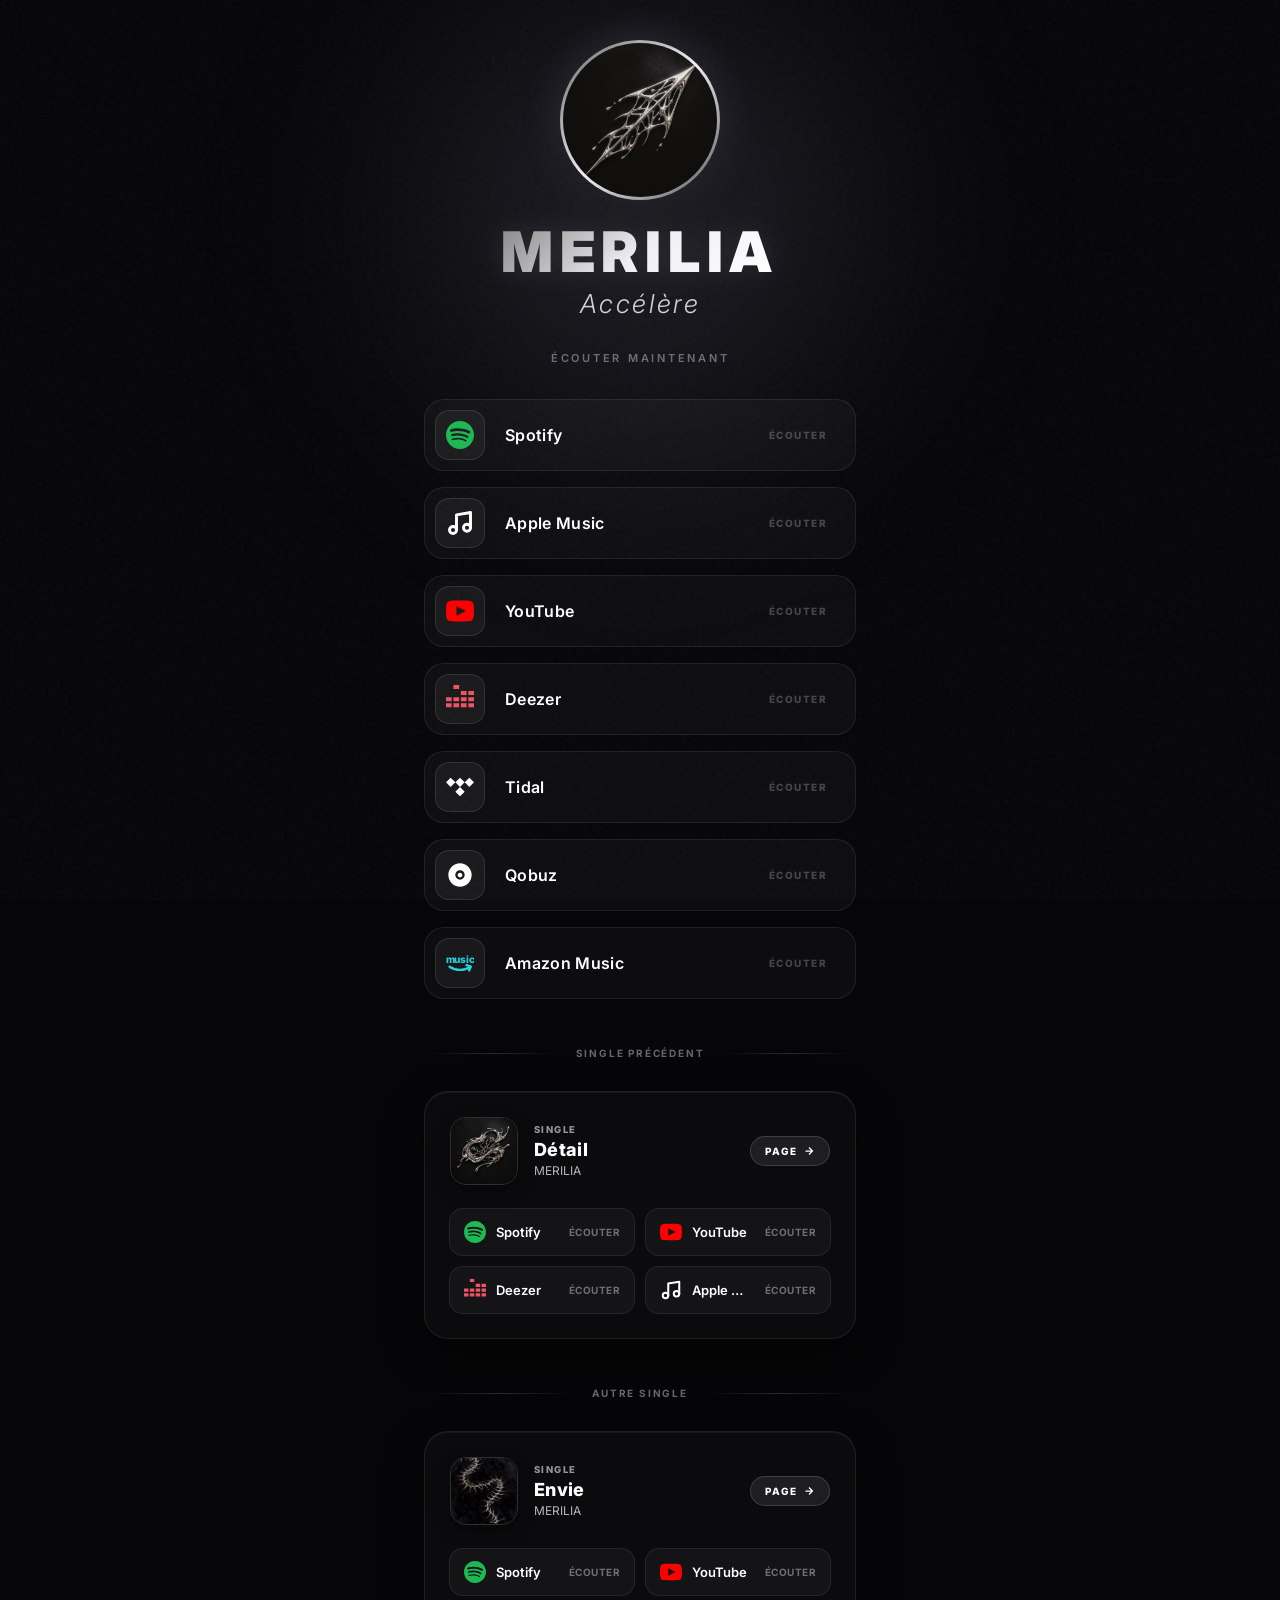
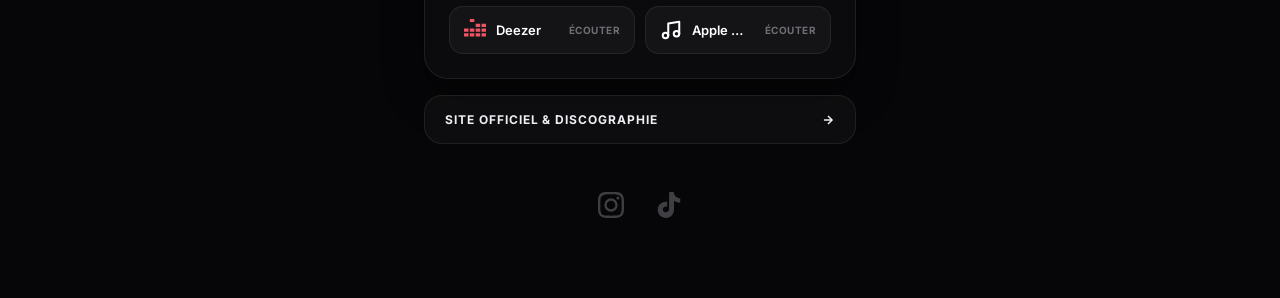
<file: accelere.html>
<!DOCTYPE html>
<html lang="fr">

<head>
  <!-- Page générée depuis release-template.html par admin.html — ne pas modifier à la main -->
  <meta charset="UTF-8">
  <meta name="viewport" content="width=device-width, initial-scale=1.0, viewport-fit=cover">
  <meta name="description" content="MERILIA - Accélère. Single disponible sur toutes les plateformes de streaming.">
  <meta name="theme-color" content="#060608">
  <meta name="apple-mobile-web-app-status-bar-style" content="black-translucent">
  <title>MERILIA - Accélère</title>
  <link rel="canonical" href="https://merilia.saint-drop.com/accelere.html">

  <!-- Open Graph / Aperçus réseaux sociaux (URLs absolues : lues sans JavaScript) -->
  <meta property="og:type" content="music.song">
  <meta property="og:site_name" content="MERILIA">
  <meta property="og:title" content="MERILIA - Accélère">
  <meta property="og:description" content="Single disponible sur toutes les plateformes de streaming.">
  <meta property="og:url" content="https://merilia.saint-drop.com/accelere.html">
  <meta property="og:image" content="https://merilia.saint-drop.com/cover_accelere.jpg">
  <meta property="og:image:type" content="image/jpeg">
  <meta property="og:image:alt" content="MERILIA - Accélère Cover HD">

  <!-- Twitter / X Cards -->
  <meta name="twitter:card" content="summary_large_image">
  <meta name="twitter:title" content="MERILIA - Accélère">
  <meta name="twitter:description" content="Single disponible sur toutes les plateformes de streaming.">
  <meta name="twitter:image" content="https://merilia.saint-drop.com/cover_accelere.jpg">
  <meta name="twitter:image:alt" content="MERILIA - Accélère Cover HD">

  <link rel="preconnect" href="https://fonts.googleapis.com">
  <link rel="preconnect" href="https://fonts.gstatic.com" crossorigin>
  <link href="https://fonts.googleapis.com/css2?family=Inter:wght@300;400;500;600;700;800;900&display=swap" rel="stylesheet">
  <link rel="stylesheet" href="transitions.css">
  <link rel="stylesheet" href="release.css">
  <noscript><style>body { opacity: 1 !important; }</style></noscript>
  <link rel="icon" href="favicon.svg" type="image/svg+xml">
  <link rel="preload" as="image" href="cover_accelere.jpg">
  <link rel="prefetch" href="index.html">
</head>

<body data-release="accelere">

  <div class="bg-ambient" aria-hidden="true">
    <div class="bg-blur-orb"></div>
  </div>
  <div class="bg-noise" aria-hidden="true"></div>

  <!-- Contenu généré par release.js à partir de config.js -->
  <main class="container" id="release-root">
    <noscript>
      <h1 class="artist-name">MERILIA</h1>
      <p class="track-title">Accélère</p>
      <a href="index.html" class="site-link-card">Site Officiel &amp; Discographie</a>
    </noscript>
  </main>

  <!-- 📱 Assistant navigateur TikTok -->
  <div class="tt-modal-ov" id="tt-modal" role="dialog" aria-hidden="true">
    <div class="tt-modal-card">
      <button class="tt-modal-close" id="tt-modal-close" aria-label="Fermer">
        <svg viewBox="0 0 24 24"><path d="M19 6.41L17.59 5 12 10.59 6.41 5 5 6.41 10.59 12 5 17.59 6.41 19 12 13.41 17.59 19 19 17.59 13.41 12z"/></svg>
      </button>

      <h2 class="tt-modal-title"><span id="tt-modal-heading">Prêt à écouter </span><span id="tt-track-name-title">'Accélère'</span> ? ✨</h2>
      <p class="tt-modal-subtitle">
        TikTok bloque l'ouverture des applis de musique. C'est l'occasion de sortir de l'application et de découvrir ce morceau. 🫂
      </p>

      <div class="tt-modal-instruction">
        T'as juste à coller le titre dans ton appli de musique préférée (Spotify, YouTube...) :
      </div>

      <div class="tt-track-container">
        <strong class="tt-track-display" id="tt-track-display">MERILIA - Accélère</strong>
        <button class="tt-copy-btn" id="tt-copy-btn" type="button">
          <svg viewBox="0 0 24 24">
            <path d="M16 1H4c-1.1 0-2 .9-2 2v14h2V3h12V1zm3 4H8c-1.1 0-2 .9-2 2v14c0 1.1.9 2 2 2h11c1.1 0 2-.9 2-2V7c0-1.1-.9-2-2-2zm0 16H8V7h11v14z" />
          </svg>
          <span id="tt-copy-text">Copier le titre</span>
        </button>
      </div>
    </div>
  </div>

  <script src="config.js"></script>
  <script src="site.js"></script>
  <script src="modal.js"></script>
  <script src="release.js"></script>
  <script src="transitions.js"></script>
</body>

</html>
</file>
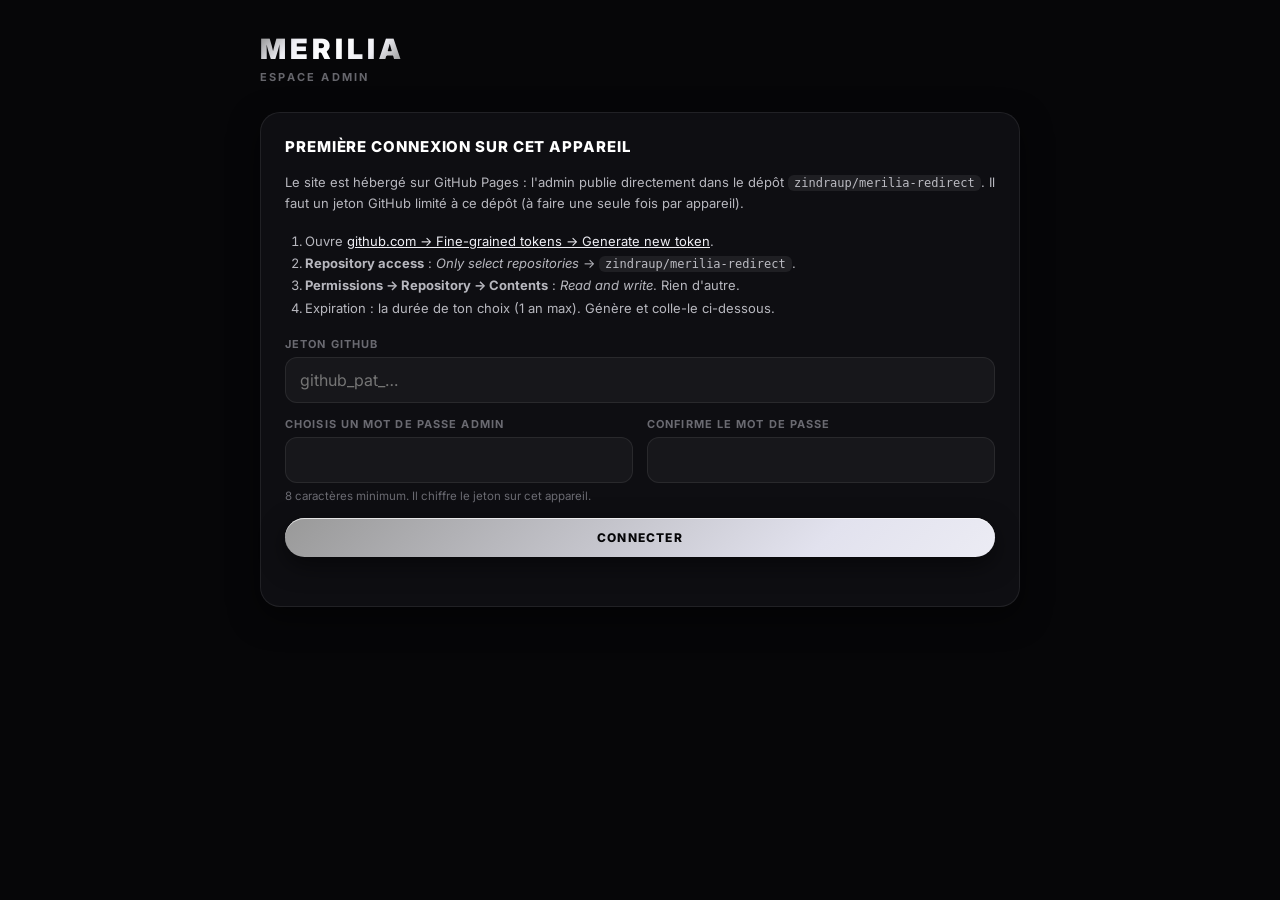
<file: admin.html>
<!DOCTYPE html>
<html lang="fr">
<head>
  <meta charset="UTF-8">
  <meta name="viewport" content="width=device-width, initial-scale=1.0">
  <meta name="robots" content="noindex, nofollow">
  <meta name="theme-color" content="#060608">
  <title>MERILIA — Admin</title>
  <link rel="icon" href="favicon.svg" type="image/svg+xml">
  <link rel="preconnect" href="https://fonts.googleapis.com">
  <link rel="preconnect" href="https://fonts.gstatic.com" crossorigin>
  <link href="https://fonts.googleapis.com/css2?family=Inter:wght@400;500;600;700;800;900&display=swap" rel="stylesheet">
  <style>
    :root {
      --bg: #060608;
      --bg2: #0e0e12;
      --bg3: #15151b;
      --line: rgba(255, 255, 255, 0.08);
      --line2: rgba(255, 255, 255, 0.16);
      --t1: #ffffff;
      --t2: rgba(240, 240, 248, 0.75);
      --t3: rgba(220, 220, 230, 0.45);
      --silver: #d0d0dc;
      --silver-light: #e2e2ee;
      --silver-bright: #eeeef4;
      --ok: #3ddc84;
      --warn: #ffb648;
      --err: #ff5a5a;
      --font: 'Inter', -apple-system, BlinkMacSystemFont, sans-serif;
      --ease: cubic-bezier(0.16, 1, 0.3, 1);
    }

    *, *::before, *::after { margin: 0; padding: 0; box-sizing: border-box; }

    html, body { background: var(--bg); }
    html { color-scheme: dark; scrollbar-color: rgba(255, 255, 255, 0.18) transparent; }

    body {
      color: var(--t1);
      font-family: var(--font);
      -webkit-font-smoothing: antialiased;
      min-height: 100vh;
      padding: 32px 16px 80px;
    }

    .wrap { max-width: 760px; margin: 0 auto; }

    .brand {
      font-size: 28px;
      font-weight: 900;
      letter-spacing: 0.14em;
      text-transform: uppercase;
      background: linear-gradient(135deg, #888, var(--silver-bright), #fff, var(--silver-bright), #888);
      -webkit-background-clip: text;
      background-clip: text;
      -webkit-text-fill-color: transparent;
    }

    .sub {
      font-size: 11px;
      font-weight: 700;
      letter-spacing: 0.2em;
      text-transform: uppercase;
      color: var(--t3);
      margin-top: 4px;
    }

    header.top {
      display: flex;
      align-items: flex-end;
      justify-content: space-between;
      gap: 16px;
      margin-bottom: 28px;
      flex-wrap: wrap;
    }

    .card {
      background: var(--bg2);
      border: 1px solid var(--line);
      border-radius: 20px;
      padding: 24px;
      box-shadow: 0 10px 30px rgba(0, 0, 0, 0.5);
    }

    .card + .card { margin-top: 20px; }

    h2 {
      font-size: 15px;
      font-weight: 800;
      letter-spacing: 0.06em;
      text-transform: uppercase;
      margin-bottom: 16px;
    }

    p.help { font-size: 13px; line-height: 1.6; color: var(--t2); margin-bottom: 16px; }
    p.help a { color: var(--silver-bright); }
    p.help code, li code {
      background: rgba(255, 255, 255, 0.07);
      border-radius: 6px;
      padding: 1px 6px;
      font-size: 12px;
    }

    ol.steps { font-size: 13px; line-height: 1.7; color: var(--t2); padding-left: 20px; margin-bottom: 18px; }
    ol.steps a { color: var(--silver-bright); }

    label.field { display: block; margin-bottom: 14px; }
    label.field > span {
      display: block;
      font-size: 11px;
      font-weight: 700;
      letter-spacing: 0.1em;
      text-transform: uppercase;
      color: var(--t3);
      margin-bottom: 6px;
    }
    label.field small { display: block; color: var(--t3); font-size: 11.5px; margin-top: 5px; line-height: 1.4; }

    input[type="text"], input[type="password"], input[type="url"], input[type="datetime-local"] {
      width: 100%;
      background: rgba(255, 255, 255, 0.04);
      border: 1px solid var(--line);
      border-radius: 12px;
      padding: 12px 14px;
      color: #fff;
      font-family: var(--font);
      font-size: 16px;
      outline: none;
      transition: border-color .2s, background .2s;
      color-scheme: dark;
    }

    input:focus { border-color: var(--silver-bright); background: rgba(255, 255, 255, 0.07); }
    input.invalid { border-color: var(--err); }

    .grid2 { display: grid; grid-template-columns: 1fr 1fr; gap: 0 14px; }
    @media (max-width: 560px) { .grid2 { grid-template-columns: 1fr; } }

    .btn {
      display: inline-flex;
      align-items: center;
      justify-content: center;
      gap: 8px;
      padding: 12px 20px;
      border-radius: 50px;
      border: 1px solid var(--line2);
      background: rgba(255, 255, 255, 0.06);
      color: #fff;
      font-family: var(--font);
      font-size: 12px;
      font-weight: 800;
      letter-spacing: 0.1em;
      text-transform: uppercase;
      cursor: pointer;
      text-decoration: none;
      transition: all .25s var(--ease);
      white-space: nowrap;
    }
    .btn:hover { background: rgba(255, 255, 255, 0.12); }
    .btn:disabled { opacity: .5; pointer-events: none; }

    .btn.primary {
      background: linear-gradient(135deg, #999, var(--silver-light), #fff, var(--silver-light), #999);
      background-size: 300% 300%;
      color: var(--bg);
      border: none;
      box-shadow: 0 8px 24px rgba(0, 0, 0, 0.5), inset 0 1px 0 rgba(255, 255, 255, 0.7);
    }
    .btn.primary:hover { transform: translateY(-1px); }
    .btn.danger { color: var(--err); border-color: rgba(255, 90, 90, 0.35); }
    .btn.danger:hover { background: rgba(255, 90, 90, 0.1); }
    .btn.small { padding: 8px 14px; font-size: 10.5px; }
    .btn.full { width: 100%; }

    .linkbtn {
      background: none;
      border: none;
      color: var(--t3);
      font-family: var(--font);
      font-size: 12px;
      text-decoration: underline;
      text-underline-offset: 3px;
      cursor: pointer;
    }
    .linkbtn:hover { color: #fff; }

    .row { display: flex; gap: 10px; align-items: center; flex-wrap: wrap; }
    .row.end { justify-content: flex-end; }
    .row.between { justify-content: space-between; }

    .msg { font-size: 13px; line-height: 1.5; margin-top: 12px; min-height: 1em; }
    .msg.err { color: var(--err); }
    .msg.ok { color: var(--ok); }
    .msg.info { color: var(--t2); }

    /* Liste des titres */
    .rel {
      display: flex;
      align-items: center;
      gap: 14px;
      padding: 14px 0;
      border-bottom: 1px solid var(--line);
    }
    .rel:last-child { border-bottom: none; }
    .rel img {
      width: 56px;
      height: 56px;
      border-radius: 12px;
      object-fit: cover;
      flex-shrink: 0;
      background: var(--bg3);
    }
    .rel-info { flex: 1; min-width: 0; }
    .rel-title { font-size: 16px; font-weight: 800; }
    .rel-meta { font-size: 12px; color: var(--t3); margin-top: 3px; line-height: 1.5; }
    .rel-actions { display: flex; gap: 6px; flex-wrap: wrap; justify-content: flex-end; }

    .pill {
      display: inline-block;
      font-size: 9.5px;
      font-weight: 800;
      letter-spacing: 0.12em;
      padding: 3px 8px;
      border-radius: 20px;
      margin-right: 6px;
      vertical-align: 1px;
    }
    .pill.live { background: rgba(61, 220, 132, 0.12); color: var(--ok); }
    .pill.soon { background: rgba(255, 182, 72, 0.12); color: var(--warn); }
    .pill.nolinks { background: rgba(255, 90, 90, 0.12); color: var(--err); }

    @media (max-width: 560px) {
      .rel { flex-wrap: wrap; }
      .rel-actions { width: 100%; justify-content: flex-start; }
    }

    /* Pochette */
    .cover-drop {
      display: flex;
      align-items: center;
      gap: 16px;
      padding: 14px;
      border: 1px dashed var(--line2);
      border-radius: 16px;
      cursor: pointer;
      transition: border-color .2s, background .2s;
    }
    .cover-drop:hover, .cover-drop.drag { border-color: var(--silver-bright); background: rgba(255, 255, 255, 0.03); }
    .cover-drop img {
      width: 96px;
      height: 96px;
      border-radius: 14px;
      object-fit: cover;
      background: var(--bg3);
      flex-shrink: 0;
    }
    .cover-drop .hint { font-size: 13px; color: var(--t2); line-height: 1.5; }
    .cover-drop input { display: none; }

    .section-title {
      font-size: 11px;
      font-weight: 800;
      letter-spacing: 0.18em;
      text-transform: uppercase;
      color: var(--t3);
      margin: 22px 0 12px;
    }

    .hidden { display: none !important; }

    .status-box {
      margin-top: 16px;
      padding: 14px 16px;
      border-radius: 14px;
      background: rgba(255, 255, 255, 0.03);
      border: 1px solid var(--line);
      font-size: 13px;
      line-height: 1.7;
      color: var(--t2);
    }
    .status-box a { color: var(--silver-bright); }

    .tabs { display: flex; gap: 6px; margin-bottom: 20px; }
    .tab {
      padding: 9px 16px;
      border-radius: 50px;
      border: 1px solid var(--line);
      background: transparent;
      color: var(--t3);
      font-family: var(--font);
      font-size: 11px;
      font-weight: 800;
      letter-spacing: 0.1em;
      text-transform: uppercase;
      cursor: pointer;
    }
    .tab.active { background: rgba(255, 255, 255, 0.1); color: #fff; border-color: var(--line2); }

    /* ============================================
       INSCRITS PRE-SAVE
       ============================================ */
    :root {
      --ig: linear-gradient(135deg, #feda75 0%, #fa7e1e 25%, #d62976 55%, #962fbf 80%, #4f5bd5 100%);
      --ig-solid: #e1306c;
      --sms: #3ddc84;
    }

    .subs-head {
      display: flex;
      align-items: flex-start;
      justify-content: space-between;
      gap: 16px;
      margin-bottom: 18px;
      flex-wrap: wrap;
    }
    .subs-eyebrow {
      font-size: 10.5px;
      font-weight: 800;
      letter-spacing: 0.2em;
      text-transform: uppercase;
      color: var(--t3);
    }
    .subs-total {
      font-size: 44px;
      font-weight: 900;
      line-height: 1.05;
      letter-spacing: -0.02em;
      background: linear-gradient(135deg, #999, var(--silver-bright), #fff, var(--silver-bright), #999);
      background-size: 200% 200%;
      -webkit-background-clip: text;
      background-clip: text;
      -webkit-text-fill-color: transparent;
      animation: chromeShift 8s ease-in-out infinite;
    }
    .subs-total small {
      font-size: 14px;
      font-weight: 600;
      letter-spacing: 0.02em;
      -webkit-text-fill-color: var(--t3);
      margin-left: 6px;
    }
    @keyframes chromeShift {
      0%, 100% { background-position: 0% 50%; }
      50% { background-position: 100% 50%; }
    }

    /* Onglets morceaux avec pochette */
    .subtabs {
      display: flex;
      gap: 8px;
      overflow-x: auto;
      padding-bottom: 4px;
      margin-bottom: 16px;
      scrollbar-width: none;
    }
    .subtabs::-webkit-scrollbar { display: none; }
    .subtab {
      flex-shrink: 0;
      display: inline-flex;
      align-items: center;
      gap: 9px;
      padding: 6px 14px 6px 6px;
      border-radius: 50px;
      border: 1px solid var(--line);
      background: rgba(255, 255, 255, 0.02);
      color: var(--t2);
      font-family: var(--font);
      font-size: 12px;
      font-weight: 800;
      letter-spacing: 0.04em;
      cursor: pointer;
      transition: all .25s var(--ease);
    }
    .subtab:hover { color: #fff; border-color: var(--line2); }
    .subtab.active {
      background: rgba(255, 255, 255, 0.1);
      color: #fff;
      border-color: rgba(255, 255, 255, 0.28);
      box-shadow: 0 6px 18px rgba(0, 0, 0, 0.4), inset 0 1px 0 rgba(255, 255, 255, 0.08);
    }
    .subtab img, .subtab .tab-ico {
      width: 28px;
      height: 28px;
      border-radius: 50%;
      object-fit: cover;
      background: var(--bg3);
      display: inline-flex;
      align-items: center;
      justify-content: center;
      font-size: 13px;
    }
    .subtab .count {
      font-size: 10.5px;
      padding: 2px 8px;
      border-radius: 20px;
      background: rgba(255, 255, 255, 0.08);
      color: var(--t2);
    }
    .subtab.active .count { background: #fff; color: var(--bg); }

    /* Tuiles de stats (cliquables = filtres rapides) */
    .stat-grid {
      display: grid;
      grid-template-columns: repeat(4, 1fr);
      gap: 10px;
      margin-bottom: 18px;
    }
    @media (max-width: 620px) { .stat-grid { grid-template-columns: repeat(2, 1fr); } }
    .stat {
      position: relative;
      text-align: left;
      padding: 14px 14px 12px;
      border-radius: 16px;
      border: 1px solid var(--line);
      background: rgba(255, 255, 255, 0.025);
      font-family: var(--font);
      color: #fff;
      cursor: pointer;
      overflow: hidden;
      transition: all .25s var(--ease);
    }
    .stat:hover { border-color: var(--line2); transform: translateY(-1px); }
    .stat.active { border-color: rgba(255, 255, 255, 0.35); background: rgba(255, 255, 255, 0.06); }
    .stat::before {
      content: '';
      position: absolute;
      inset: 0 auto auto 0;
      width: 100%;
      height: 2px;
      background: var(--accent, rgba(255, 255, 255, 0.3));
      opacity: .9;
    }
    .stat-label {
      display: block;
      font-size: 10px;
      font-weight: 800;
      letter-spacing: 0.14em;
      text-transform: uppercase;
      color: var(--t3);
      margin-bottom: 6px;
    }
    .stat-value { font-size: 24px; font-weight: 900; letter-spacing: -0.01em; }
    .stat-sub { display: block; font-size: 11px; color: var(--t3); margin-top: 2px; }
    .stat.ig { --accent: var(--ig); }
    .stat.sms { --accent: var(--sms); }
    .stat.todo { --accent: var(--warn); }

    /* Barre d'action Instagram */
    .ig-bar {
      display: flex;
      align-items: center;
      gap: 14px;
      padding: 14px;
      border-radius: 18px;
      background:
        linear-gradient(var(--bg2), var(--bg2)) padding-box,
        var(--ig) border-box;
      border: 1px solid transparent;
      margin-bottom: 16px;
      flex-wrap: wrap;
    }
    .ig-bar-info { flex: 1; min-width: 180px; }
    .ig-bar-title { font-size: 13.5px; font-weight: 800; }
    .ig-bar-sub { font-size: 12px; color: var(--t3); margin-top: 2px; }
    .progress {
      height: 5px;
      border-radius: 5px;
      background: rgba(255, 255, 255, 0.07);
      margin-top: 9px;
      overflow: hidden;
    }
    .progress > span {
      display: block;
      height: 100%;
      width: 0;
      border-radius: 5px;
      background: var(--ig);
      transition: width .5s var(--ease);
    }
    .btn.ig-btn {
      background: var(--ig);
      border: none;
      color: #fff;
      box-shadow: 0 8px 22px rgba(214, 41, 118, 0.35);
    }
    .btn.ig-btn:hover { transform: translateY(-1px); box-shadow: 0 10px 26px rgba(214, 41, 118, 0.5); }
    .batch-select {
      appearance: none;
      -webkit-appearance: none;
      background: rgba(255, 255, 255, 0.06);
      border: 1px solid var(--line2);
      color: #fff;
      border-radius: 50px;
      padding: 10px 30px 10px 14px;
      font-family: var(--font);
      font-size: 12px;
      font-weight: 700;
      cursor: pointer;
      background-image: url("data:image/svg+xml,%3Csvg xmlns='http://www.w3.org/2000/svg' width='10' height='6'%3E%3Cpath d='M1 1l4 4 4-4' stroke='%23fff' stroke-width='1.6' fill='none'/%3E%3C/svg%3E");
      background-repeat: no-repeat;
      background-position: right 12px center;
    }
    .batch-select option { background: var(--bg2); }

    .notice {
      font-size: 12.5px;
      line-height: 1.55;
      color: var(--warn);
      background: rgba(255, 182, 72, 0.08);
      border: 1px solid rgba(255, 182, 72, 0.25);
      border-radius: 12px;
      padding: 10px 12px;
      margin: -6px 0 16px;
    }

    /* Recherche, filtres, tri */
    .toolbar {
      display: flex;
      gap: 10px;
      align-items: center;
      flex-wrap: wrap;
      margin-bottom: 10px;
    }
    .search {
      position: relative;
      flex: 1;
      min-width: 180px;
    }
    .search svg {
      position: absolute;
      left: 13px;
      top: 50%;
      transform: translateY(-50%);
      width: 15px;
      height: 15px;
      stroke: var(--t3);
      fill: none;
      stroke-width: 2.2;
      pointer-events: none;
    }
    .search input { padding-left: 38px; font-size: 14px; border-radius: 50px; }
    .seg {
      display: inline-flex;
      padding: 3px;
      border-radius: 50px;
      background: rgba(255, 255, 255, 0.04);
      border: 1px solid var(--line);
    }
    .seg button {
      border: none;
      background: transparent;
      color: var(--t3);
      font-family: var(--font);
      font-size: 11px;
      font-weight: 800;
      letter-spacing: 0.06em;
      text-transform: uppercase;
      padding: 8px 12px;
      border-radius: 50px;
      cursor: pointer;
      transition: all .2s var(--ease);
      white-space: nowrap;
    }
    .seg button:hover { color: #fff; }
    .seg button.active { background: rgba(255, 255, 255, 0.12); color: #fff; }
    .toolbar .batch-select { padding-top: 9px; padding-bottom: 9px; }
    .list-meta {
      display: flex;
      justify-content: space-between;
      gap: 10px;
      font-size: 11.5px;
      color: var(--t3);
      margin: 6px 2px 4px;
    }

    /* Liste */
    ul.subs { list-style: none; margin: 0 -8px; }
    ul.subs li {
      display: flex;
      align-items: center;
      gap: 12px;
      padding: 10px 8px;
      border-radius: 14px;
      transition: background .2s var(--ease), opacity .2s;
    }
    ul.subs li:hover { background: rgba(255, 255, 255, 0.035); }
    ul.subs li.done { opacity: .5; }
    ul.subs li.done:hover { opacity: .85; }
    .avatar {
      width: 38px;
      height: 38px;
      border-radius: 50%;
      flex-shrink: 0;
      display: flex;
      align-items: center;
      justify-content: center;
      font-size: 14px;
      font-weight: 900;
      text-transform: uppercase;
      color: #fff;
    }
    .avatar.ig { background: var(--ig); }
    .avatar.sms { background: linear-gradient(135deg, #1f8f55, var(--sms)); color: #052b16; }
    .avatar svg { width: 17px; height: 17px; fill: none; stroke: currentColor; stroke-width: 2.2; }
    .sub-main { flex: 1; min-width: 0; }
    ul.subs .handle {
      color: #fff;
      font-weight: 700;
      font-size: 14px;
      text-decoration: none;
      word-break: break-all;
    }
    ul.subs .handle:hover { text-decoration: underline; text-underline-offset: 3px; }
    .sub-meta { font-size: 11.5px; color: var(--t3); margin-top: 2px; }
    .sub-meta .track-tag { color: var(--t2); font-weight: 600; }
    .done-btn {
      flex-shrink: 0;
      display: inline-flex;
      align-items: center;
      gap: 6px;
      padding: 7px 12px;
      border-radius: 50px;
      border: 1px solid var(--line2);
      background: transparent;
      color: var(--t3);
      font-family: var(--font);
      font-size: 10.5px;
      font-weight: 800;
      letter-spacing: 0.08em;
      text-transform: uppercase;
      cursor: pointer;
      transition: all .2s var(--ease);
      white-space: nowrap;
    }
    .done-btn:hover { color: #fff; border-color: rgba(255, 255, 255, 0.35); }
    .done-btn.on { background: rgba(61, 220, 132, 0.12); border-color: rgba(61, 220, 132, 0.4); color: var(--ok); }
    .done-btn svg { width: 12px; height: 12px; fill: none; stroke: currentColor; stroke-width: 3; }
    .empty-state {
      text-align: center;
      padding: 36px 10px;
      color: var(--t3);
      font-size: 13px;
    }
    .empty-state b { display: block; font-size: 26px; margin-bottom: 6px; }

    .pill.ig { background: rgba(225, 48, 108, 0.14); color: #ff6fa3; }
    .pill.sms { background: rgba(61, 220, 132, 0.12); color: var(--ok); }

    @media (max-width: 560px) {
      .subs-total { font-size: 36px; }
      .ig-bar .btn, .ig-bar .batch-select { flex: 1; }
      .done-btn span { display: none; }
      .seg { width: 100%; }
      .seg button { flex: 1; }
    }
  </style>
</head>

<body>
  <div class="wrap">
    <header class="top">
      <div>
        <div class="brand">MERILIA</div>
        <div class="sub">Espace admin</div>
      </div>
      <div class="row hidden" id="session-actions">
        <a class="btn small" href="index.html" target="_blank" rel="noopener">Voir le site</a>
        <button class="btn small" type="button" id="btn-lock">Verrouiller</button>
      </div>
    </header>

    <!-- ===== PREMIÈRE CONNEXION ===== -->
    <section class="card hidden" id="view-setup">
      <h2>Première connexion sur cet appareil</h2>
      <p class="help">
        Le site est hébergé sur GitHub Pages : l'admin publie directement dans le dépôt
        <code id="repo-label"></code>. Il faut un jeton GitHub limité à ce dépôt (à faire une seule fois par appareil).
      </p>
      <ol class="steps">
        <li>Ouvre <a href="https://github.com/settings/personal-access-tokens/new" target="_blank" rel="noopener">github.com → Fine-grained tokens → Generate new token</a>.</li>
        <li><b>Repository access</b> : <i>Only select repositories</i> → <code id="repo-label-2"></code>.</li>
        <li><b>Permissions → Repository → Contents</b> : <i>Read and write</i>. Rien d'autre.</li>
        <li>Expiration : la durée de ton choix (1 an max). Génère et colle-le ci-dessous.</li>
      </ol>
      <form id="form-setup" autocomplete="off">
        <label class="field">
          <span>Jeton GitHub</span>
          <input type="password" id="setup-token" placeholder="github_pat_…" required>
        </label>
        <div class="grid2">
          <label class="field">
            <span>Choisis un mot de passe admin</span>
            <input type="password" id="setup-pw" autocomplete="new-password" minlength="8" required>
            <small>8 caractères minimum. Il chiffre le jeton sur cet appareil.</small>
          </label>
          <label class="field">
            <span>Confirme le mot de passe</span>
            <input type="password" id="setup-pw2" autocomplete="new-password" minlength="8" required>
          </label>
        </div>
        <button class="btn primary full" type="submit" id="btn-setup">Connecter</button>
        <div class="msg" id="setup-msg"></div>
      </form>
    </section>

    <!-- ===== CONNEXION ===== -->
    <section class="card hidden" id="view-login">
      <h2>Connexion</h2>
      <form id="form-login">
        <input type="text" name="username" value="merilia-admin" autocomplete="username" class="hidden" readonly>
        <label class="field">
          <span>Mot de passe</span>
          <input type="password" id="login-pw" autocomplete="current-password" required autofocus>
        </label>
        <button class="btn primary full" type="submit" id="btn-login">Entrer</button>
        <div class="msg" id="login-msg"></div>
      </form>
      <div class="row end" style="margin-top: 14px;">
        <button class="linkbtn" type="button" id="btn-reset">Mot de passe oublié / nouveau jeton</button>
      </div>
    </section>

    <!-- ===== TABLEAU DE BORD ===== -->
    <section class="hidden" id="view-dash">
      <div class="tabs">
        <button class="tab active" type="button" data-tab="releases">Titres</button>
        <button class="tab" type="button" data-tab="subs">Inscrits pre-save</button>
      </div>

      <div id="tab-releases">
        <div class="card">
          <div class="row between" style="margin-bottom: 6px;">
            <h2 style="margin: 0;">Titres</h2>
            <button class="btn primary small" type="button" id="btn-new">+ Nouveau titre</button>
          </div>
          <div id="release-list"><p class="help">Chargement…</p></div>
        </div>

        <!-- Formulaire titre -->
        <div class="card hidden" id="editor">
          <h2 id="editor-title">Nouveau titre</h2>
          <form id="form-release" autocomplete="off" novalidate>
            <div class="grid2">
              <label class="field">
                <span>Nom du titre</span>
                <input type="text" id="f-title" required placeholder="Ex : Accélère">
              </label>
              <label class="field">
                <span>Adresse de la page</span>
                <input type="text" id="f-id" required pattern="[a-z0-9-]+" placeholder="accelere">
                <small id="f-id-hint">merilia.saint-drop.com/<b>…</b>.html</small>
              </label>
            </div>

            <label class="field">
              <span>Date et heure de sortie (heure de Paris)</span>
              <input type="datetime-local" id="f-date">
              <small>Avant cette date : compte à rebours + pre-save. À 0 : les liens s'affichent tout seuls. Vide = déjà sorti.</small>
            </label>

            <div class="field">
              <span class="section-title" style="display:block; margin-top: 4px;">Pochette</span>
              <label class="cover-drop" id="cover-drop">
                <img id="f-cover-preview" alt="">
                <div class="hint" id="cover-hint">Clique ou glisse l'image ici (JPG/PNG/WebP).<br>Redimensionnée automatiquement en 1400 px.</div>
                <input type="file" id="f-cover" accept="image/*">
              </label>
            </div>

            <div class="section-title">Liens des plateformes <span style="text-transform:none; letter-spacing:0; font-weight:500;">— optionnels, ajoutables plus tard</span></div>
            <div class="grid2" id="links-grid"></div>

            <div class="row end" style="margin-top: 8px;">
              <button class="btn" type="button" id="btn-cancel">Annuler</button>
              <button class="btn primary" type="submit" id="btn-publish">Publier</button>
            </div>
            <div class="msg" id="editor-msg"></div>
          </form>
        </div>

        <div class="status-box hidden" id="deploy-status"></div>
      </div>

      <div id="tab-subs" class="hidden">
        <!-- Connexion au Google Sheet (une fois par appareil) -->
        <div class="card hidden" id="subs-setup">
          <h2>Connecter le Google Sheet</h2>
          <p class="help">
            Les inscrits restent dans ton Google Sheet : ils ne sont jamais publiés sur le site.
            L'admin les lit grâce à une clé secrète connue seulement de toi et du script Google.
          </p>
          <ol class="steps">
            <li>Google Sheet → <b>Extensions → Apps Script</b> : remplace tout le code par le fichier
              <code>MERILIA - Google Apps Script (pre-save).gs</code> → Enregistrer.</li>
            <li><b>⚙️ Paramètres du projet → Propriétés du script</b> : ajoute <code>ADMIN_KEY</code> avec une longue phrase secrète.</li>
            <li><b>Déployer → Gérer les déploiements → ✏️</b> sur le déploiement existant → Version : <i>Nouvelle version</i> → Déployer.
              <br>⚠️ Pas de « Nouveau déploiement », sinon l'URL change.</li>
            <li>Colle la même phrase secrète ci-dessous.</li>
          </ol>
          <form id="form-sheetkey" autocomplete="off">
            <label class="field">
              <span>Clé secrète (ADMIN_KEY)</span>
              <input type="password" id="sheetkey-input" required>
              <small>Enregistrée chiffrée sur cet appareil avec ton mot de passe admin.</small>
            </label>
            <button class="btn primary full" type="submit" id="btn-sheetkey">Connecter le Sheet</button>
            <div class="msg" id="sheetkey-msg"></div>
          </form>
        </div>

        <!-- Liste des inscrits, un onglet par morceau -->
        <div class="card hidden" id="subs-panel">
          <div class="subs-head">
            <div>
              <div class="subs-eyebrow" id="subs-eyebrow">Inscrits pre-save</div>
              <div class="subs-total" id="subs-total">0</div>
            </div>
            <div class="row">
              <button class="btn small" type="button" id="btn-refresh-subs">↻ Actualiser</button>
              <button class="linkbtn" type="button" id="btn-change-key">Changer la clé</button>
            </div>
          </div>

          <div class="subtabs" id="subs-tabs" role="tablist"></div>

          <div class="stat-grid" id="subs-stats-grid">
            <button class="stat" type="button" data-filter="all"><span class="stat-label">Inscrits</span><span class="stat-value" id="st-all">0</span><span class="stat-sub" id="st-all-sub"></span></button>
            <button class="stat ig" type="button" data-filter="ig"><span class="stat-label">Instagram</span><span class="stat-value" id="st-ig">0</span><span class="stat-sub" id="st-ig-sub"></span></button>
            <button class="stat sms" type="button" data-filter="sms"><span class="stat-label">SMS</span><span class="stat-value" id="st-sms">0</span><span class="stat-sub" id="st-sms-sub"></span></button>
            <button class="stat todo" type="button" data-filter="todo"><span class="stat-label">À contacter</span><span class="stat-value" id="st-todo">0</span><span class="stat-sub" id="st-todo-sub"></span></button>
          </div>

          <div class="ig-bar" id="ig-bar">
            <div class="ig-bar-info">
              <div class="ig-bar-title" id="ig-bar-title">Profils Instagram</div>
              <div class="ig-bar-sub" id="ig-bar-sub"></div>
              <div class="progress"><span id="ig-progress"></span></div>
            </div>
            <select class="batch-select" id="ig-batch" aria-label="Nombre de profils à ouvrir">
              <option value="5">Par 5</option>
              <option value="10" selected>Par 10</option>
              <option value="20">Par 20</option>
              <option value="0">Tous</option>
            </select>
            <button class="btn ig-btn" type="button" id="btn-open-ig">Ouvrir les profils</button>
          </div>
          <div class="notice hidden" id="popup-notice"></div>

          <div class="toolbar">
            <label class="search">
              <svg viewBox="0 0 24 24"><circle cx="11" cy="11" r="7"/><path d="M20 20l-3.5-3.5"/></svg>
              <input type="text" id="subs-search" placeholder="Rechercher…" autocomplete="off" spellcheck="false">
            </label>
            <div class="seg" id="subs-filter" role="group" aria-label="Filtrer">
              <button type="button" data-filter="all" class="active">Tous</button>
              <button type="button" data-filter="ig">Insta</button>
              <button type="button" data-filter="sms">SMS</button>
              <button type="button" data-filter="todo">À contacter</button>
            </div>
            <select class="batch-select" id="subs-sort" aria-label="Trier">
              <option value="recent">Plus récents</option>
              <option value="old">Plus anciens</option>
              <option value="az">A → Z</option>
              <option value="za">Z → A</option>
            </select>
          </div>

          <div class="list-meta">
            <span id="subs-shown"></span>
            <span>
              <button class="linkbtn" type="button" id="btn-copy-sms">Copier les numéros</button>
              ·
              <button class="linkbtn" type="button" id="btn-reset-done">Tout remettre à contacter</button>
            </span>
          </div>
          <ul class="subs" id="subs-list"></ul>
          <div class="msg" id="subs-msg"></div>
        </div>
      </div>
    </section>
  </div>

  <script>
    (function () {
      'use strict';

      // ─── Réglages du dépôt ──────────────────────────────────────
      const REPO = { owner: 'zindraup', name: 'merilia-redirect', branch: 'main' };
      const API = `https://api.github.com/repos/${REPO.owner}/${REPO.name}`;
      const VAULT_KEY = 'merilia-admin-vault';
      const RESERVED_IDS = ['index', 'admin', 'presave', 'release', 'release-template', 'config', 'site', 'modal', 'transitions'];
      const LINK_FIELDS = [
        { key: 'spotify', label: 'Spotify', ph: 'https://spotify.openinapp.co/…' },
        { key: 'spotify_ios', label: 'Spotify direct (iPhone)', ph: 'https://open.spotify.com/track/…', hint: 'Lien open.spotify.com : ouvre l\'app directement sur iPhone' },
        { key: 'apple', label: 'Apple Music', ph: 'https://…' },
        { key: 'youtube', label: 'YouTube', ph: 'https://…' },
        { key: 'deezer', label: 'Deezer', ph: 'https://…' },
        { key: 'amazon', label: 'Amazon Music', ph: 'https://…' },
        { key: 'tidal', label: 'Tidal', ph: 'https://…' },
        { key: 'qobuz', label: 'Qobuz', ph: 'https://…' }
      ];

      const $ = id => document.getElementById(id);
      let token = null;
      let sheetKey = null;        // clé ADMIN_KEY du script Google (en mémoire uniquement)
      let sessionPassword = null; // pour ré-enregistrer le coffre quand la clé change
      let state = { config: null, editingId: null, coverBlob: null };

      $('repo-label').textContent = `${REPO.owner}/${REPO.name}`;
      $('repo-label-2').textContent = `${REPO.owner}/${REPO.name}`;

      function show(view) {
        ['view-setup', 'view-login', 'view-dash'].forEach(v => $(v).classList.toggle('hidden', v !== view));
        $('session-actions').classList.toggle('hidden', view !== 'view-dash');
      }

      function msg(el, text, kind) {
        el.textContent = text || '';
        el.className = 'msg ' + (kind || '');
      }

      function esc(str) {
        return String(str == null ? '' : str)
          .replace(/&/g, '&amp;').replace(/</g, '&lt;').replace(/>/g, '&gt;')
          .replace(/"/g, '&quot;').replace(/'/g, '&#39;');
      }

      // ─── Coffre chiffré (jeton GitHub protégé par le mot de passe) ─
      const enc = new TextEncoder();
      const dec = new TextDecoder();
      const b64 = buf => btoa(String.fromCharCode(...new Uint8Array(buf)));
      const unb64 = str => Uint8Array.from(atob(str), c => c.charCodeAt(0));

      async function deriveKey(password, salt) {
        const base = await crypto.subtle.importKey('raw', enc.encode(password), 'PBKDF2', false, ['deriveKey']);
        return crypto.subtle.deriveKey(
          { name: 'PBKDF2', salt, iterations: 310000, hash: 'SHA-256' },
          base, { name: 'AES-GCM', length: 256 }, false, ['encrypt', 'decrypt']
        );
      }

      async function saveVault(password, secret) {
        const salt = crypto.getRandomValues(new Uint8Array(16));
        const iv = crypto.getRandomValues(new Uint8Array(12));
        const key = await deriveKey(password, salt);
        const data = await crypto.subtle.encrypt({ name: 'AES-GCM', iv }, key, enc.encode(secret));
        localStorage.setItem(VAULT_KEY, JSON.stringify({ salt: b64(salt), iv: b64(iv), data: b64(data) }));
      }

      async function openVault(password) {
        const raw = JSON.parse(localStorage.getItem(VAULT_KEY));
        const key = await deriveKey(password, unb64(raw.salt));
        const data = await crypto.subtle.decrypt({ name: 'AES-GCM', iv: unb64(raw.iv) }, key, unb64(raw.data));
        return dec.decode(data);
      }

      // Le coffre contient { token, sheetKey } (anciennes versions : le jeton seul)
      function unpackVault(text) {
        try {
          const obj = JSON.parse(text);
          if (obj && obj.token) return obj;
        } catch (e) { /* ancien format */ }
        return { token: text };
      }

      function persistVault() {
        return saveVault(sessionPassword, JSON.stringify({ token, sheetKey }));
      }

      function hasVault() {
        try { return !!localStorage.getItem(VAULT_KEY); } catch (e) { return false; }
      }

      // ─── API GitHub ─────────────────────────────────────────────
      async function gh(path, opts = {}, tk = token) {
        const res = await fetch(path.startsWith('http') ? path : API + path, {
          ...opts,
          headers: {
            Accept: 'application/vnd.github+json',
            Authorization: `Bearer ${tk}`,
            'X-GitHub-Api-Version': '2022-11-28',
            ...(opts.body ? { 'Content-Type': 'application/json' } : {})
          },
          cache: 'no-store'
        });
        if (!res.ok) {
          let detail = '';
          try { detail = (await res.json()).message; } catch (e) { /* rien */ }
          const err = new Error(`GitHub ${res.status}${detail ? ' : ' + detail : ''}`);
          err.status = res.status;
          throw err;
        }
        return res.status === 204 ? null : res.json();
      }

      function utf8ToB64(str) {
        const bytes = enc.encode(str);
        let bin = '';
        for (let i = 0; i < bytes.length; i += 0x8000) bin += String.fromCharCode(...bytes.subarray(i, i + 0x8000));
        return btoa(bin);
      }

      function b64ToUtf8(str) {
        return dec.decode(unb64(str.replace(/\n/g, '')));
      }

      async function readFile(path) {
        const data = await gh(`/contents/${encodeURIComponent(path)}?ref=${REPO.branch}`);
        return b64ToUtf8(data.content);
      }

      // Un seul commit pour tous les fichiers → un seul redéploiement du site
      async function commitFiles(message, files) {
        const ref = await gh(`/git/ref/heads/${REPO.branch}`);
        const parentSha = ref.object.sha;
        const parent = await gh(`/git/commits/${parentSha}`);

        const tree = [];
        for (const f of files) {
          if (f.delete) {
            tree.push({ path: f.path, mode: '100644', type: 'blob', sha: null });
            continue;
          }
          const blob = await gh('/git/blobs', {
            method: 'POST',
            body: JSON.stringify(f.base64 ? { content: f.base64, encoding: 'base64' } : { content: f.content, encoding: 'utf-8' })
          });
          tree.push({ path: f.path, mode: '100644', type: 'blob', sha: blob.sha });
        }

        const newTree = await gh('/git/trees', { method: 'POST', body: JSON.stringify({ base_tree: parent.tree.sha, tree }) });
        const commit = await gh('/git/commits', {
          method: 'POST',
          body: JSON.stringify({ message, tree: newTree.sha, parents: [parentSha] })
        });
        await gh(`/git/refs/heads/${REPO.branch}`, { method: 'PATCH', body: JSON.stringify({ sha: commit.sha }) });
        return commit.sha;
      }

      // ─── config.js <-> objet ────────────────────────────────────
      const CONFIG_START = '/*CONFIG-START*/';
      const CONFIG_END = '/*CONFIG-END*/';

      function parseConfig(js) {
        const a = js.indexOf(CONFIG_START);
        const b = js.indexOf(CONFIG_END);
        if (a < 0 || b < 0) throw new Error('config.js n\'a pas le format attendu (marqueurs CONFIG-START / CONFIG-END absents).');
        return { head: js.slice(0, a), data: JSON.parse(js.slice(a + CONFIG_START.length, b)), tail: js.slice(b + CONFIG_END.length) };
      }

      function serializeConfig(parsed) {
        return parsed.head + CONFIG_START + JSON.stringify(parsed.data, null, 2) + CONFIG_END + parsed.tail;
      }

      // Même tri que site.js : du plus récent au plus ancien, sans date = ancien
      function sortReleases(list) {
        const t = r => {
          const v = r.releaseDate ? new Date(r.releaseDate).getTime() : NaN;
          return isNaN(v) ? null : v;
        };
        return list.map((r, i) => ({ r, i })).sort((a, b) => {
          const ta = t(a.r), tb = t(b.r);
          if (ta === null && tb === null) return a.i - b.i;
          if (ta === null) return 1;
          if (tb === null) return -1;
          return tb - ta;
        }).map(x => x.r);
      }

      function fillTemplate(tpl, rel, conf) {
        const map = { ID: rel.id, TITLE: rel.title, COVER: rel.cover, ARTIST: conf.artist, SITE_URL: conf.siteUrl };
        return tpl.replace(/\{\{(ID|TITLE|COVER|ARTIST|SITE_URL)\}\}/g, (_, k) => esc(map[k]));
      }

      // Met à jour les métadonnées de index.html (aperçus de partage + hero sans JS)
      function updateIndexHtml(html, featured, conf) {
        const abs = `${conf.siteUrl}/${featured.cover}`;
        return html
          .replace(/(<meta property="og:image" content=")[^"]*(")/, `$1${esc(abs)}$2`)
          .replace(/(<meta name="twitter:image" content=")[^"]*(")/, `$1${esc(abs)}$2`)
          .replace(/(<link rel="preload" as="image" href=")[^"]*(")/, `$1${esc(featured.cover)}$2`)
          .replace(/(<img src=")[^"]*(" alt="[^"]*" class="hero-artwork-img")/, `$1${esc(featured.cover)}$2`)
          .replace(/(<h1 class="hero-track-title" id="hero-title">)[^<]*(<\/h1>)/, `$1${esc(featured.title.toUpperCase())}$2`);
      }

      // sitemap.xml pour le référencement (accueil + une page par titre)
      function buildSitemap(conf) {
        const urls = [`${conf.siteUrl}/`].concat((conf.releases || []).map(r => `${conf.siteUrl}/${r.id}.html`));
        return [
          '<?xml version="1.0" encoding="UTF-8"?>',
          '<urlset xmlns="http://www.sitemaps.org/schemas/sitemap/0.9">',
          ...urls.map(u => `  <url><loc>${esc(u)}</loc></url>`),
          '</urlset>',
          ''
        ].join('\n');
      }

      // ─── Dates (heure de Paris) ─────────────────────────────────
      function parisOffsetMinutes(date) {
        const parts = new Intl.DateTimeFormat('en-US', {
          timeZone: 'Europe/Paris', hour12: false,
          year: 'numeric', month: '2-digit', day: '2-digit', hour: '2-digit', minute: '2-digit', second: '2-digit'
        }).formatToParts(date).reduce((o, p) => (o[p.type] = p.value, o), {});
        const asUtc = Date.UTC(+parts.year, +parts.month - 1, +parts.day, +parts.hour % 24, +parts.minute, +parts.second);
        return Math.round((asUtc - date.getTime()) / 60000);
      }

      // "2026-11-20T00:00" (heure de Paris) → ISO UTC
      function parisLocalToIso(value) {
        if (!value) return '';
        const [d, t] = value.split('T');
        const [y, mo, da] = d.split('-').map(Number);
        const [h, mi] = (t || '00:00').split(':').map(Number);
        const guess = Date.UTC(y, mo - 1, da, h, mi);
        const offset = parisOffsetMinutes(new Date(guess));
        return new Date(guess - offset * 60000).toISOString();
      }

      // ISO → "2026-11-20T00:00" (heure de Paris) pour le champ du formulaire
      function isoToParisLocal(iso) {
        if (!iso) return '';
        const date = new Date(iso);
        if (isNaN(date)) return '';
        const local = new Date(date.getTime() + parisOffsetMinutes(date) * 60000);
        return local.toISOString().slice(0, 16);
      }

      function formatParis(iso) {
        return new Date(iso).toLocaleString('fr-FR', {
          timeZone: 'Europe/Paris', weekday: 'short', day: 'numeric', month: 'long', year: 'numeric', hour: '2-digit', minute: '2-digit'
        });
      }

      function slugify(str) {
        return String(str).normalize('NFD').replace(/[̀-ͯ]/g, '')
          .toLowerCase().replace(/[^a-z0-9]+/g, '-').replace(/^-+|-+$/g, '').slice(0, 60);
      }

      // ─── Pochette : redimensionnement en JPEG ───────────────────
      function loadImage(file) {
        return new Promise((resolve, reject) => {
          const url = URL.createObjectURL(file);
          const img = new Image();
          img.onload = () => resolve({ img, url });
          img.onerror = () => reject(new Error('Image illisible.'));
          img.src = url;
        });
      }

      async function prepareCover(file) {
        const { img, url } = await loadImage(file);
        const max = 1400;
        const scale = Math.min(1, max / Math.max(img.naturalWidth, img.naturalHeight));
        const canvas = document.createElement('canvas');
        canvas.width = Math.round(img.naturalWidth * scale);
        canvas.height = Math.round(img.naturalHeight * scale);
        const ctx = canvas.getContext('2d');
        ctx.fillStyle = '#060608';
        ctx.fillRect(0, 0, canvas.width, canvas.height);
        ctx.imageSmoothingQuality = 'high';
        ctx.drawImage(img, 0, 0, canvas.width, canvas.height);
        URL.revokeObjectURL(url);
        const blob = await new Promise(r => canvas.toBlob(r, 'image/jpeg', 0.88));
        return { blob, width: canvas.width, height: canvas.height };
      }

      function blobToB64(blob) {
        return new Promise((resolve, reject) => {
          const fr = new FileReader();
          fr.onload = () => resolve(String(fr.result).split(',')[1]);
          fr.onerror = reject;
          fr.readAsDataURL(blob);
        });
      }

      // ─── Connexion ──────────────────────────────────────────────
      $('form-setup').addEventListener('submit', async (e) => {
        e.preventDefault();
        const m = $('setup-msg');
        const tk = $('setup-token').value.trim();
        const pw = $('setup-pw').value;
        if (pw.length < 8) return msg(m, 'Mot de passe trop court (8 caractères minimum).', 'err');
        if (pw !== $('setup-pw2').value) return msg(m, 'Les deux mots de passe ne correspondent pas.', 'err');

        $('btn-setup').disabled = true;
        msg(m, 'Vérification du jeton…', 'info');
        try {
          const repo = await gh('', {}, tk);
          if (!repo.permissions || !repo.permissions.push) {
            throw new Error('Ce jeton peut lire le dépôt mais pas écrire. Mets « Contents : Read and write ».');
          }
          token = tk;
          sheetKey = null;
          sessionPassword = pw;
          await persistVault();
          $('setup-token').value = $('setup-pw').value = $('setup-pw2').value = '';
          enterDashboard();
        } catch (err) {
          msg(m, err.status === 401 ? 'Jeton invalide ou expiré.' : err.status === 404 ? 'Ce jeton n\'a pas accès au dépôt ' + REPO.owner + '/' + REPO.name + '.' : err.message, 'err');
        } finally {
          $('btn-setup').disabled = false;
        }
      });

      $('form-login').addEventListener('submit', async (e) => {
        e.preventDefault();
        const m = $('login-msg');
        $('btn-login').disabled = true;
        msg(m, 'Déverrouillage…', 'info');
        try {
          const pw = $('login-pw').value;
          const vault = unpackVault(await openVault(pw));
          token = vault.token;
          sheetKey = vault.sheetKey || null;
          sessionPassword = pw;
        } catch (err) {
          $('btn-login').disabled = false;
          return msg(m, 'Mot de passe incorrect.', 'err');
        }
        $('login-pw').value = '';
        $('btn-login').disabled = false;
        msg(m, '');
        enterDashboard();
      });

      $('btn-reset').addEventListener('click', () => {
        if (!confirm('Effacer la connexion enregistrée sur cet appareil ? Il faudra recoller un jeton GitHub.')) return;
        localStorage.removeItem(VAULT_KEY);
        token = sheetKey = sessionPassword = null;
        show('view-setup');
      });

      $('btn-lock').addEventListener('click', () => {
        token = sheetKey = sessionPassword = null;
        state = { config: null, editingId: null, coverBlob: null };
        subs = { sheets: null, active: null, filter: 'all', sort: 'recent', query: '' };
        $('subs-search').value = '';
        $('subs-list').innerHTML = '';
        show(hasVault() ? 'view-login' : 'view-setup');
      });

      // ─── Tableau de bord ────────────────────────────────────────
      async function enterDashboard() {
        show('view-dash');
        await loadReleases();
        // Préchargement des inscrits en arrière-plan : l'onglet est prêt quand tu l'ouvres
        if (sheetKey) loadSubs();
      }

      async function loadReleases() {
        const list = $('release-list');
        list.innerHTML = '<p class="help">Chargement…</p>';
        try {
          state.config = parseConfig(await readFile('config.js'));
          renderReleaseList();
        } catch (err) {
          if (err.status === 401) {
            list.innerHTML = '<p class="help">Le jeton GitHub a expiré ou a été révoqué. Clique sur « Verrouiller » puis « Mot de passe oublié / nouveau jeton ».</p>';
          } else {
            list.innerHTML = `<p class="help">Impossible de lire config.js : ${esc(err.message)}</p>`;
          }
        }
      }

      function renderReleaseList() {
        const conf = state.config.data;
        const releases = sortReleases(conf.releases || []);
        const list = $('release-list');
        if (!releases.length) {
          list.innerHTML = '<p class="help">Aucun titre pour l\'instant.</p>';
          return;
        }
        list.innerHTML = releases.map((r, i) => {
          const t = r.releaseDate ? new Date(r.releaseDate).getTime() : NaN;
          const upcoming = !isNaN(t) && t > Date.now();
          const nLinks = Object.keys(r.links || {}).filter(k => (r.links[k] || '').trim()).length;
          const coverUrl = `${conf.siteUrl}/${r.cover}`;
          return `
            <div class="rel">
              <img src="${esc(coverUrl)}" alt="" loading="lazy">
              <div class="rel-info">
                <div class="rel-title">${esc(r.title)}${i === 0 ? ' <span class="pill live" style="margin-left:6px;">EN AVANT</span>' : ''}</div>
                <div class="rel-meta">
                  <span class="pill ${upcoming ? 'soon' : 'live'}">${upcoming ? 'PRE-SAVE' : 'SORTI'}</span>
                  ${!isNaN(t) ? esc(formatParis(r.releaseDate)) : 'Date non renseignée'}<br>
                  ${nLinks ? `${nLinks} lien${nLinks > 1 ? 's' : ''}` : '<span class="pill nolinks">AUCUN LIEN</span>'} · /${esc(r.id)}.html
                </div>
              </div>
              <div class="rel-actions">
                <a class="btn small" href="${esc(conf.siteUrl)}/${esc(r.id)}.html" target="_blank" rel="noopener">Page</a>
                <button class="btn small" type="button" data-edit="${esc(r.id)}">Modifier</button>
                <button class="btn small danger" type="button" data-delete="${esc(r.id)}">Supprimer</button>
              </div>
            </div>`;
        }).join('');
        list.querySelectorAll('[data-edit]').forEach(b => b.addEventListener('click', () => openEditor(b.dataset.edit)));
        list.querySelectorAll('[data-delete]').forEach(b => b.addEventListener('click', () => deleteRelease(b.dataset.delete)));
      }

      // ─── Formulaire ─────────────────────────────────────────────
      $('links-grid').innerHTML = LINK_FIELDS.map(f => `
        <label class="field">
          <span>${f.label}</span>
          <input type="url" id="f-link-${f.key}" placeholder="${f.ph}" inputmode="url">
          ${f.hint ? `<small>${f.hint}</small>` : ''}
        </label>`).join('');

      let idTouched = false;
      $('f-title').addEventListener('input', () => {
        if (!state.editingId && !idTouched) $('f-id').value = slugify($('f-title').value);
        updateIdHint();
      });
      $('f-id').addEventListener('input', () => {
        idTouched = true;
        $('f-id').value = $('f-id').value.toLowerCase().replace(/[^a-z0-9-]/g, '');
        updateIdHint();
      });
      function updateIdHint() {
        const host = state.config ? state.config.data.siteUrl.replace(/^https?:\/\//, '') : '';
        $('f-id-hint').innerHTML = `${esc(host)}/<b>${esc($('f-id').value || '…')}</b>.html`;
      }

      // Pochette : clic ou glisser-déposer
      const drop = $('cover-drop');
      ['dragenter', 'dragover'].forEach(ev => drop.addEventListener(ev, e => { e.preventDefault(); drop.classList.add('drag'); }));
      ['dragleave', 'drop'].forEach(ev => drop.addEventListener(ev, e => { e.preventDefault(); drop.classList.remove('drag'); }));
      drop.addEventListener('drop', e => { if (e.dataTransfer.files[0]) handleCover(e.dataTransfer.files[0]); });
      $('f-cover').addEventListener('change', e => { if (e.target.files[0]) handleCover(e.target.files[0]); });

      async function handleCover(file) {
        try {
          const { blob, width, height } = await prepareCover(file);
          state.coverBlob = blob;
          $('f-cover-preview').src = URL.createObjectURL(blob);
          $('cover-hint').innerHTML = `${esc(file.name)}<br>${width} × ${height} px · ${Math.round(blob.size / 1024)} Ko` +
            (Math.abs(width - height) > 4 ? '<br><span style="color:var(--warn)">⚠️ Image non carrée : elle sera recadrée à l\'affichage.</span>' : '');
        } catch (err) {
          msg($('editor-msg'), err.message, 'err');
        }
      }

      $('btn-new').addEventListener('click', () => openEditor(null));
      $('btn-cancel').addEventListener('click', closeEditor);

      function openEditor(id) {
        const rel = id ? state.config.data.releases.find(r => r.id === id) : null;
        state.editingId = id;
        state.coverBlob = null;
        idTouched = !!id;
        $('editor-title').textContent = rel ? `Modifier « ${rel.title} »` : 'Nouveau titre';
        $('f-title').value = rel ? rel.title : '';
        $('f-id').value = rel ? rel.id : '';
        $('f-id').disabled = !!rel; // l'adresse d'une page déjà partagée ne change pas
        $('f-date').value = rel ? isoToParisLocal(rel.releaseDate) : '';
        $('f-cover').value = '';
        $('f-cover-preview').src = rel ? `${state.config.data.siteUrl}/${rel.cover}` : '';
        $('cover-hint').innerHTML = rel
          ? 'Pochette actuelle. Clique ou glisse une image pour la remplacer.'
          : 'Clique ou glisse l\'image ici (JPG/PNG/WebP).<br>Redimensionnée automatiquement en 1400 px.';
        LINK_FIELDS.forEach(f => { $(`f-link-${f.key}`).value = rel && rel.links ? (rel.links[f.key] || '') : ''; });
        document.querySelectorAll('#form-release input').forEach(i => i.classList.remove('invalid'));
        msg($('editor-msg'), '');
        updateIdHint();
        $('editor').classList.remove('hidden');
        $('editor').scrollIntoView({ behavior: 'smooth', block: 'start' });
        if (!rel) setTimeout(() => $('f-title').focus(), 300);
      }

      function closeEditor() {
        $('editor').classList.add('hidden');
        state.editingId = null;
        state.coverBlob = null;
      }

      function validate() {
        const errors = [];
        const mark = (el, bad) => { el.classList.toggle('invalid', bad); return bad; };
        const title = $('f-title').value.trim();
        const id = $('f-id').value.trim();
        if (mark($('f-title'), !title)) errors.push('Le nom du titre est obligatoire.');
        if (!state.editingId) {
          const taken = state.config.data.releases.some(r => r.id === id);
          if (mark($('f-id'), !/^[a-z0-9][a-z0-9-]*$/.test(id) || RESERVED_IDS.includes(id) || taken)) {
            errors.push(taken ? 'Cette adresse de page existe déjà.' : 'Adresse de page invalide (lettres, chiffres et tirets).');
          }
          if (!state.coverBlob) errors.push('Ajoute une pochette.');
        }
        LINK_FIELDS.forEach(f => {
          const el = $(`f-link-${f.key}`);
          const v = el.value.trim();
          if (mark(el, !!v && !/^https?:\/\/\S+$/i.test(v))) errors.push(`Lien ${f.label} invalide (doit commencer par https://).`);
        });
        return errors;
      }

      $('form-release').addEventListener('submit', async (e) => {
        e.preventDefault();
        const m = $('editor-msg');
        const errors = validate();
        if (errors.length) return msg(m, errors.join(' '), 'err');

        $('btn-publish').disabled = true;
        msg(m, 'Publication en cours…', 'info');
        try {
          // Toujours repartir de la version en ligne (évite d'écraser une autre modif)
          const parsed = parseConfig(await readFile('config.js'));
          const conf = parsed.data;
          const isNew = !state.editingId;
          const id = isNew ? $('f-id').value.trim() : state.editingId;
          const existing = conf.releases.find(r => r.id === id);
          if (!isNew && !existing) throw new Error('Ce titre n\'existe plus dans config.js. Recharge la page.');

          const links = {};
          LINK_FIELDS.forEach(f => {
            const v = $(`f-link-${f.key}`).value.trim();
            if (v) links[f.key] = v;
          });

          const rel = Object.assign({}, existing || {}, {
            id,
            title: $('f-title').value.trim(),
            releaseDate: parisLocalToIso($('f-date').value),
            links
          });

          const files = [];
          if (state.coverBlob) {
            const coverPath = `cover_${id}.jpg`;
            rel.cover = isNew ? coverPath : `${coverPath}?v=${Date.now().toString(36)}`;
            files.push({ path: coverPath, base64: await blobToB64(state.coverBlob) });
          }
          if (!rel.year && !rel.releaseDate) rel.year = String(new Date().getFullYear());

          conf.releases = sortReleases(isNew ? [rel, ...conf.releases] : conf.releases.map(r => r.id === id ? rel : r));
          conf.updatedAt = new Date().toISOString();

          const [tpl, indexHtml] = await Promise.all([readFile('release-template.html'), readFile('index.html')]);
          files.push({ path: 'config.js', content: serializeConfig(parsed) });
          // Toutes les pages titre sont régénérées : une évolution du gabarit s'applique partout
          conf.releases.forEach(r => files.push({ path: `${r.id}.html`, content: fillTemplate(tpl, r, conf) }));
          files.push({ path: 'index.html', content: updateIndexHtml(indexHtml, conf.releases[0], conf) });
          files.push({ path: 'sitemap.xml', content: buildSitemap(conf) });

          await commitFiles(`${isNew ? 'Nouveau titre' : 'Mise à jour'} : ${rel.title} (via admin)`, files);

          state.config = parsed;
          renderReleaseList();
          closeEditor();
          msg(m, '');
          watchDeploy(conf.updatedAt, `${conf.siteUrl}/${id}.html`, rel.title);
        } catch (err) {
          msg(m, `Échec de la publication : ${err.message}`, 'err');
        } finally {
          $('btn-publish').disabled = false;
        }
      });

      async function deleteRelease(id) {
        const rel = state.config.data.releases.find(r => r.id === id);
        if (!rel) return;
        if (!confirm(`Supprimer « ${rel.title} » du site ?\nSa page /${id}.html ne sera plus accessible.`)) return;
        try {
          const parsed = parseConfig(await readFile('config.js'));
          const conf = parsed.data;
          conf.releases = conf.releases.filter(r => r.id !== id);
          conf.updatedAt = new Date().toISOString();
          const files = [
            { path: 'config.js', content: serializeConfig(parsed) },
            { path: `${id}.html`, delete: true },
            { path: 'sitemap.xml', content: buildSitemap(conf) }
          ];
          const coverPath = (rel.cover || '').split('?')[0];
          if (coverPath === `cover_${id}.jpg`) files.push({ path: coverPath, delete: true });
          if (conf.releases.length) {
            files.push({ path: 'index.html', content: updateIndexHtml(await readFile('index.html'), sortReleases(conf.releases)[0], conf) });
          }
          await commitFiles(`Suppression : ${rel.title} (via admin)`, files);
          state.config = parsed;
          renderReleaseList();
          watchDeploy(conf.updatedAt, `${conf.siteUrl}/index.html`, 'le site');
        } catch (err) {
          alert(`Échec de la suppression : ${err.message}`);
        }
      }

      // Suit la mise en ligne (GitHub Pages met ~1 min à redéployer)
      let watchTimer = null;
      function watchDeploy(stamp, pageUrl, label) {
        const box = $('deploy-status');
        box.classList.remove('hidden');
        box.innerHTML = `✅ Enregistré sur GitHub.<br>⏳ Mise en ligne de ${esc(label)} en cours (environ 1 minute)…`;
        clearInterval(watchTimer);
        const started = Date.now();
        watchTimer = setInterval(async () => {
          try {
            const res = await fetch(`${state.config.data.siteUrl}/config.js?check=${Date.now()}`, { cache: 'no-store' });
            const text = await res.text();
            if (text.includes(stamp)) {
              clearInterval(watchTimer);
              box.innerHTML = `✅ En ligne : <a href="${esc(pageUrl)}" target="_blank" rel="noopener">${esc(pageUrl)}</a><br>
                <span style="color:var(--t3)">Si ton téléphone affiche encore l'ancienne version, recharge la page (cache de quelques minutes).</span>`;
              return;
            }
          } catch (e) { /* on réessaie */ }
          if (Date.now() - started > 5 * 60000) {
            clearInterval(watchTimer);
            box.innerHTML = `✅ Enregistré sur GitHub. La mise en ligne prend plus de temps que prévu : vérifie dans quelques minutes <a href="${esc(pageUrl)}" target="_blank" rel="noopener">${esc(pageUrl)}</a>.`;
          }
        }, 8000);
      }

      // ─── Onglets ────────────────────────────────────────────────
      document.querySelectorAll('.tab').forEach(t => t.addEventListener('click', () => {
        document.querySelectorAll('.tab').forEach(x => x.classList.toggle('active', x === t));
        $('tab-releases').classList.toggle('hidden', t.dataset.tab !== 'releases');
        $('tab-subs').classList.toggle('hidden', t.dataset.tab !== 'subs');
        if (t.dataset.tab === 'subs') loadSubs();
      }));

      // ─── Inscrits pre-save (Google Sheet, un onglet par morceau) ─
      // Les données ne quittent jamais le Sheet : lues à la demande, gardées en mémoire.
      let subs = { sheets: null, active: null, filter: 'all', sort: 'recent', query: '' };
      let subsLoading = null;
      const LIST_PREFIX = 'MERILIA-LIST\n'; // format non-JSON : un ancien script le rejette sans rien écrire
      const DATE_RE = /^\d{1,2}\/\d{1,2}\/\d{2,4}|^\d{4}-\d{2}-\d{2}/;
      const PHONE_RE = /^(\+|00)?\d[\d\s.\-]{7,}$/;

      const normalize = str => String(str || '').normalize('NFD').replace(/[̀-ͯ]/g, '')
        .toLowerCase().replace(/[^a-z0-9]/g, '');

      function cleanContact(value) {
        return String(value || '').trim().replace(/^['"]+|['"]+$/g, '').replace(/^@/, '').trim();
      }

      // Lignes brutes d'un onglet → inscrits uniques (avec ou sans ligne d'en-têtes)
      function parseSheet(rows) {
        let start = 0, cContact = -1, cDate = -1, cMethod = -1;
        // En-têtes reconnus seulement s'ils correspondent exactement (un pseudo comme "best_user" n'en est pas un)
        const HEADER_NAMES = ['date', 'username', 'usernamenumero', 'numero', 'contact', 'pseudo', 'methode', 'method', 'plateforme', 'titre', 'track'];
        const head = (rows[0] || []).map(h => normalize(h));
        if (head.some(h => HEADER_NAMES.includes(h))) {
          start = 1;
          cContact = head.findIndex(h => /user|numero|contact|pseudo|handle|instagram/.test(h));
          cDate = head.findIndex(h => /date/.test(h));
          cMethod = head.findIndex(h => /methode|method|plateforme/.test(h));
        }

        const seen = new Set();
        const list = [];
        let duplicates = 0;
        rows.slice(start).forEach(row => {
          const cells = row.map(c => String(c || '').trim());
          const raw = cContact >= 0 ? cells[cContact] : cells.find(c => c && !DATE_RE.test(c));
          const contact = cleanContact(raw);
          if (!contact) return;
          const sms = (cMethod >= 0 && /sms/i.test(cells[cMethod])) || PHONE_RE.test(contact);
          const key = sms ? contact.replace(/\D/g, '').replace(/^33/, '0') : contact.toLowerCase();
          if (seen.has(key)) { duplicates++; return; }
          seen.add(key);
          const date = cDate >= 0 ? cells[cDate] : (cells.find(c => DATE_RE.test(c)) || '');
          list.push({ contact, sms, key, date, ts: parseSubDate(date), idx: list.length });
        });
        return { list, duplicates };
      }

      // Associe chaque onglet du Sheet à un morceau du site (ACCELERE ↔ Accélère)
      function buildSubsTabs(sheets) {
        const conf = (state.config && state.config.data) || {};
        const releases = sortReleases(conf.releases || []);
        const tabs = sheets.map(s => {
          const parsed = parseSheet(s.rows || []);
          const rel = releases.find(r => normalize(r.id) === normalize(s.name) || normalize(r.title) === normalize(s.name));
          const label = rel ? rel.title : s.name;
          parsed.list.forEach(u => { u.tracks = [label]; });
          return {
            id: s.name,
            label,
            cover: rel && conf.siteUrl ? `${conf.siteUrl}/${rel.cover}` : '',
            order: rel ? releases.indexOf(rel) : 999,
            ...parsed
          };
        }).filter(t => t.list.length || t.order < 999);

        tabs.sort((a, b) => a.order - b.order);

        // Onglet "Tous" : chaque personne une seule fois, avec la liste de ses morceaux
        if (tabs.length > 1) {
          const byKey = new Map();
          tabs.forEach(t => t.list.forEach(u => {
            const existing = byKey.get(u.key);
            if (existing) {
              existing.tracks.push(t.label);
              if (u.ts && (!existing.ts || u.ts > existing.ts)) { existing.ts = u.ts; existing.date = u.date; }
            } else {
              byKey.set(u.key, { ...u, tracks: [t.label], idx: byKey.size });
            }
          }));
          tabs.push({ id: '__all__', label: 'Tous les morceaux', cover: '', list: [...byKey.values()], duplicates: 0, order: 1000 });
        }
        return tabs;
      }

      // Le script Google laisse parfois une requête sans réponse (≈ 1 sur 2 lors des tests),
      // alors qu'une autre répond en 1 à 2 s. On relance donc une demande en parallèle
      // toutes les 4 s (5 max) : la première réponse gagne, les autres sont annulées.
      function hedgedFetchJson(url, body, { every = 4000, max = 5, timeout = 45000 } = {}) {
        return new Promise((resolve, reject) => {
          const controllers = [];
          let finished = false;
          let failures = 0;
          let launched = 0;
          let timer = null;

          const finish = (fn, value) => {
            if (finished) return;
            finished = true;
            clearInterval(timer);
            clearTimeout(deadline);
            controllers.forEach(c => c.abort());
            msg($('subs-msg'), ''); // efface « nouvel essai… » (l'appelant affiche l'erreur si besoin)
            fn(value);
          };

          const launch = () => {
            if (finished || launched >= max) return;
            launched++;
            if (launched > 1) msg($('subs-msg'), `Le Google Sheet tarde à répondre, nouvel essai (${launched}/${max})…`, 'info');
            const ctrl = new AbortController();
            controllers.push(ctrl);
            fetch(url, { method: 'POST', body, signal: ctrl.signal })
              .then(res => res.text())
              .then(text => finish(resolve, JSON.parse(text)))
              .catch(() => {
                if (finished) return;
                failures++;
                if (failures >= max) finish(reject, new Error('Impossible de joindre le script Google. Vérifie ta connexion puis clique sur « Actualiser ».'));
                else launch(); // échec immédiat (réseau) : on relance tout de suite
              });
          };

          const deadline = setTimeout(() => finish(reject, new Error('Le Google Sheet ne répond pas pour le moment. Clique sur « Actualiser » dans un instant.')), timeout);
          launch();
          timer = setInterval(launch, every);
        });
      }

      async function fetchSubs(key) {
        const api = state.config && state.config.data.presaveApi;
        if (!api) throw new Error('URL du script Google absente de config.js (presaveApi).');
        const data = await hedgedFetchJson(api, LIST_PREFIX + key);
        if (data.status === 'unauthorized') {
          const err = new Error('Clé refusée par le script Google (vérifie ADMIN_KEY dans les propriétés du script).');
          err.unauthorized = true;
          throw err;
        }
        if (data.status !== 'ok' || !Array.isArray(data.sheets)) {
          throw new Error('Le script Google n\'est pas encore à jour : fais les étapes 1 à 3 ci-dessus (sans oublier « Nouvelle version »).');
        }
        return data.sheets;
      }

      async function loadSubs(force) {
        if (!sheetKey) {
          $('subs-setup').classList.remove('hidden');
          $('subs-panel').classList.add('hidden');
          return;
        }
        $('subs-setup').classList.add('hidden');
        $('subs-panel').classList.remove('hidden');
        if (subs.sheets && !force) return renderSubs();
        if (subsLoading) return subsLoading; // déjà en cours (préchargement)
        subsLoading = doLoadSubs().finally(() => { subsLoading = null; });
        return subsLoading;
      }

      async function doLoadSubs() {
        $('subs-list').innerHTML = '<li class="empty-state">Chargement depuis le Google Sheet…</li>';
        msg($('subs-msg'), '');
        $('btn-refresh-subs').disabled = true;
        try {
          const sheets = await fetchSubs(sheetKey);
          if (!sheetKey) return; // verrouillé entre-temps
          subs.sheets = buildSubsTabs(sheets);
          if (!subs.sheets.some(t => t.id === subs.active)) subs.active = subs.sheets.length ? subs.sheets[0].id : null;
          renderSubs();
        } catch (err) {
          $('subs-list').innerHTML = '';
          msg($('subs-msg'), err.message, 'err');
          if (err.unauthorized) {
            $('subs-setup').classList.remove('hidden');
            msg($('sheetkey-msg'), err.message, 'err');
          }
        } finally {
          $('btn-refresh-subs').disabled = false;
        }
      }

      // ─── Statut "contacté" (mémorisé sur cet appareil uniquement) ─
      const DONE_KEY = 'merilia-admin-contacted';
      let doneSet = (() => {
        try { return new Set(JSON.parse(localStorage.getItem(DONE_KEY) || '[]')); } catch (e) { return new Set(); }
      })();

      function saveDone() {
        try { localStorage.setItem(DONE_KEY, JSON.stringify([...doneSet])); } catch (e) { /* stockage indisponible */ }
      }

      // Statut par morceau ; dans "Tous", contacté pour au moins un morceau = contacté
      function doneId(tab, u) {
        return `${normalize(tab.id)}:${u.key}`;
      }

      function isDone(tab, u) {
        if (tab.id !== '__all__') return doneSet.has(doneId(tab, u));
        for (const d of doneSet) if (d.endsWith(':' + u.key)) return true;
        return false;
      }

      function setDone(tab, u, value) {
        const id = tab.id === '__all__' ? `__all__:${u.key}` : doneId(tab, u);
        if (value) {
          doneSet.add(id);
        } else {
          [...doneSet].filter(d => d === id || (tab.id === '__all__' && d.endsWith(':' + u.key))).forEach(d => doneSet.delete(d));
        }
        saveDone();
      }

      // ─── Dates ──────────────────────────────────────────────────
      function parseSubDate(str) {
        const m = String(str || '').match(/^(\d{1,2})\/(\d{1,2})\/(\d{2,4})(?:[\s,]+(\d{1,2}):(\d{2})(?::(\d{2}))?)?/);
        if (m) {
          let y = +m[3];
          if (y < 100) y += 2000;
          return new Date(y, +m[2] - 1, +m[1], +(m[4] || 0), +(m[5] || 0), +(m[6] || 0)).getTime();
        }
        const t = Date.parse(str);
        return isNaN(t) ? null : t;
      }

      function timeAgo(ts) {
        const min = (Date.now() - ts) / 60000;
        if (min < 1) return 'à l\'instant';
        if (min < 60) return `il y a ${Math.floor(min)} min`;
        if (min < 1440) return `il y a ${Math.floor(min / 60)} h`;
        if (min < 10080) return `il y a ${Math.floor(min / 1440)} j`;
        return new Date(ts).toLocaleDateString('fr-FR', { day: 'numeric', month: 'short', year: 'numeric' });
      }

      // ─── Filtrage / tri ─────────────────────────────────────────
      function currentTab() {
        return (subs.sheets || []).find(t => t.id === subs.active) || null;
      }

      function visibleList(tab) {
        const q = normalize(subs.query);
        let list = tab.list.filter(u => {
          if (subs.filter === 'ig' && u.sms) return false;
          if (subs.filter === 'sms' && !u.sms) return false;
          if (subs.filter === 'todo' && isDone(tab, u)) return false;
          if (q && !normalize(u.contact).includes(q)) return false;
          return true;
        });
        const byTime = (a, b) => ((a.ts || 0) - (b.ts || 0)) || (a.idx - b.idx);
        if (subs.sort === 'recent') list.sort((a, b) => byTime(b, a));
        if (subs.sort === 'old') list.sort(byTime);
        if (subs.sort === 'az') list.sort((a, b) => a.contact.localeCompare(b.contact, 'fr', { sensitivity: 'base' }));
        if (subs.sort === 'za') list.sort((a, b) => b.contact.localeCompare(a.contact, 'fr', { sensitivity: 'base' }));
        return list;
      }

      // Profils Instagram à ouvrir : ceux pas encore contactés, dans l'ordre affiché
      function igQueue(tab) {
        return visibleList(tab).filter(u => !u.sms && !isDone(tab, u));
      }

      function igUrl(u) {
        return `https://www.instagram.com/${encodeURIComponent(u.contact)}/`;
      }

      // ─── Rendu ──────────────────────────────────────────────────
      const ICON_PHONE = '<svg viewBox="0 0 24 24"><path d="M21 15a2 2 0 0 1-2 2H7l-4 4V5a2 2 0 0 1 2-2h14a2 2 0 0 1 2 2z"/></svg>';
      const ICON_CHECK = '<svg viewBox="0 0 24 24"><path d="M20 6L9 17l-5-5"/></svg>';

      function renderSubs() {
        const tabs = subs.sheets || [];
        const tab = currentTab();
        const all = tabs.find(t => t.id === '__all__');

        $('subs-eyebrow').textContent = all ? `Inscrits pre-save · ${all.list.length} personnes au total` : 'Inscrits pre-save';

        $('subs-tabs').innerHTML = tabs.map(t => `
          <button class="subtab${t.id === subs.active ? ' active' : ''}" type="button" role="tab" aria-selected="${t.id === subs.active}" data-sheet="${esc(t.id)}">
            ${t.cover ? `<img src="${esc(t.cover)}" alt="">` : `<span class="tab-ico">${t.id === '__all__' ? '∑' : '♪'}</span>`}
            ${esc(t.label)} <span class="count">${t.list.length}</span>
          </button>`).join('');

        if (!tab) {
          $('subs-total').innerHTML = '0';
          $('subs-list').innerHTML = '<li class="empty-state"><b>🎧</b>Aucun inscrit pour le moment.</li>';
          $('ig-bar').classList.add('hidden');
          return;
        }

        // Statistiques du morceau
        const ig = tab.list.filter(u => !u.sms);
        const sms = tab.list.filter(u => u.sms);
        const todo = tab.list.filter(u => !isDone(tab, u));
        const recent = tab.list.filter(u => u.ts && Date.now() - u.ts < 864e5).length;
        const pct = n => tab.list.length ? Math.round(n / tab.list.length * 100) : 0;

        $('subs-total').innerHTML = `${tab.list.length}<small>inscrit${tab.list.length > 1 ? 's' : ''} · ${esc(tab.label)}</small>`;
        $('st-all').textContent = tab.list.length;
        $('st-all-sub').textContent = recent ? `+${recent} en 24 h` : (tab.duplicates ? `${tab.duplicates} doublon${tab.duplicates > 1 ? 's' : ''} ignoré${tab.duplicates > 1 ? 's' : ''}` : 'uniques');
        $('st-ig').textContent = ig.length;
        $('st-ig-sub').textContent = `${pct(ig.length)} %`;
        $('st-sms').textContent = sms.length;
        $('st-sms-sub').textContent = `${pct(sms.length)} %`;
        $('st-todo').textContent = todo.length;
        $('st-todo-sub').textContent = `${tab.list.length - todo.length} contacté${tab.list.length - todo.length > 1 ? 's' : ''}`;
        document.querySelectorAll('#subs-stats-grid .stat').forEach(b => b.classList.toggle('active', b.dataset.filter === subs.filter && subs.filter !== 'all'));
        document.querySelectorAll('#subs-filter button').forEach(b => b.classList.toggle('active', b.dataset.filter === subs.filter));
        $('subs-sort').value = subs.sort;

        // Barre "ouvrir les profils Instagram"
        const igDone = ig.filter(u => isDone(tab, u)).length;
        const queue = igQueue(tab);
        const batch = +$('ig-batch').value;
        const n = batch ? Math.min(batch, queue.length) : queue.length;
        $('ig-bar').classList.toggle('hidden', !ig.length);
        $('ig-bar-title').textContent = queue.length
          ? `${queue.length} profil${queue.length > 1 ? 's' : ''} Instagram à contacter`
          : 'Tous les profils Instagram ont été ouverts ✓';
        $('ig-bar-sub').textContent = `${igDone} / ${ig.length} déjà ouvert${igDone > 1 ? 's' : ''}` + (subs.query ? ' · recherche appliquée' : '');
        $('ig-progress').style.width = `${ig.length ? igDone / ig.length * 100 : 0}%`;
        $('btn-open-ig').disabled = !queue.length;
        $('btn-open-ig').textContent = !queue.length ? 'Terminé' : (n === queue.length && n > 1 ? `Ouvrir les ${n}` : `Ouvrir ${n} profil${n > 1 ? 's' : ''}`);

        // Liste
        const list = visibleList(tab);
        $('subs-shown').textContent = list.length === tab.list.length
          ? `${list.length} affiché${list.length > 1 ? 's' : ''}`
          : `${list.length} sur ${tab.list.length} affiché${list.length > 1 ? 's' : ''}`;

        $('subs-list').innerHTML = list.length ? list.map(u => {
          const doneNow = isDone(tab, u);
          const when = u.ts ? timeAgo(u.ts) : (u.date || `Inscription n° ${u.idx + 1}`);
          const tracks = tab.id === '__all__' ? `<span class="track-tag">${esc(u.tracks.join(' · '))}</span> · ` : '';
          const link = u.sms
            ? `<a class="handle" href="sms:${esc(u.contact.replace(/[^\d+]/g, ''))}" data-mark="${esc(u.key)}">${esc(u.contact)}</a>`
            : `<a class="handle" href="${esc(igUrl(u))}" target="_blank" rel="noopener" data-mark="${esc(u.key)}">@${esc(u.contact)}</a>`;
          return `
            <li class="${doneNow ? 'done' : ''}">
              <div class="avatar ${u.sms ? 'sms' : 'ig'}">${u.sms ? ICON_PHONE : esc(u.contact.replace(/[^a-z0-9]/gi, '').charAt(0) || '@')}</div>
              <div class="sub-main">
                ${link}
                <div class="sub-meta">${tracks}${esc(when)}</div>
              </div>
              <button class="done-btn${doneNow ? ' on' : ''}" type="button" data-toggle="${esc(u.key)}" title="${doneNow ? 'Remettre à contacter' : 'Marquer comme contacté'}">
                ${ICON_CHECK}<span>${doneNow ? 'Contacté' : 'À contacter'}</span>
              </button>
            </li>`;
        }).join('') : `<li class="empty-state"><b>🔍</b>${tab.list.length ? 'Aucun résultat avec ces filtres.' : 'Aucun inscrit pour ce morceau.'}</li>`;
      }

      // ─── Actions ────────────────────────────────────────────────
      $('subs-tabs').addEventListener('click', e => {
        const b = e.target.closest('.subtab');
        if (!b) return;
        subs.active = b.dataset.sheet;
        $('popup-notice').classList.add('hidden');
        renderSubs();
      });

      function setFilter(f) {
        subs.filter = subs.filter === f && f !== 'all' ? 'all' : f;
        renderSubs();
      }
      document.querySelectorAll('#subs-filter button').forEach(b => b.addEventListener('click', () => setFilter(b.dataset.filter)));
      document.querySelectorAll('#subs-stats-grid .stat').forEach(b => b.addEventListener('click', () => setFilter(b.dataset.filter)));
      $('subs-sort').addEventListener('change', e => { subs.sort = e.target.value; renderSubs(); });
      $('ig-batch').addEventListener('change', renderSubs);
      $('subs-search').addEventListener('input', e => { subs.query = e.target.value; renderSubs(); });

      // Clic sur "À contacter" / "Contacté", ou ouverture d'un profil / SMS
      $('subs-list').addEventListener('click', e => {
        const tab = currentTab();
        if (!tab) return;
        const toggle = e.target.closest('[data-toggle]');
        const mark = e.target.closest('[data-mark]');
        const key = toggle ? toggle.dataset.toggle : mark ? mark.dataset.mark : null;
        const u = key && tab.list.find(x => x.key === key);
        if (!u) return;
        if (toggle) setDone(tab, u, !isDone(tab, u));
        else setDone(tab, u, true);
        renderSubs();
      });

      // Ouvre les profils Instagram dans des onglets (par lots)
      $('btn-open-ig').addEventListener('click', () => {
        const tab = currentTab();
        if (!tab) return;
        const batch = +$('ig-batch').value;
        const targets = batch ? igQueue(tab).slice(0, batch) : igQueue(tab);
        if (!targets.length) return;
        if (targets.length > 25 && !confirm(`Ouvrir ${targets.length} onglets Instagram d'un coup ?`)) return;

        let blocked = 0;
        targets.forEach(u => {
          const w = window.open(igUrl(u), '_blank');
          if (w) {
            try { w.opener = null; } catch (err) { /* rien */ }
            setDone(tab, u, true);
          } else {
            blocked++;
          }
        });

        const notice = $('popup-notice');
        if (blocked) {
          notice.innerHTML = `⚠️ Ton navigateur a bloqué ${blocked} onglet${blocked > 1 ? 's' : ''}. Autorise les pop-ups pour ce site
            (icône 🚫 à droite de la barre d'adresse → <b>Toujours autoriser</b>), puis reclique : les profils déjà ouverts sont cochés.
            Sur téléphone, choisis plutôt « Par 5 » ou ouvre les profils un par un.`;
          notice.classList.remove('hidden');
        } else {
          notice.classList.add('hidden');
        }
        renderSubs();
      });

      $('btn-copy-sms').addEventListener('click', e => {
        const tab = currentTab();
        if (!tab) return;
        const text = visibleList(tab).filter(u => u.sms).map(u => u.contact).join('\n');
        const button = e.currentTarget;
        if (!text) {
          button.textContent = 'Aucun numéro';
        } else {
          navigator.clipboard.writeText(text);
          button.textContent = 'Numéros copiés ✓';
        }
        setTimeout(() => { button.textContent = 'Copier les numéros'; }, 1800);
      });

      $('btn-reset-done').addEventListener('click', () => {
        const tab = currentTab();
        if (!tab || !confirm(`Remettre tous les inscrits de « ${tab.label} » à contacter ?`)) return;
        tab.list.forEach(u => setDone(tab, u, false));
        renderSubs();
      });

      $('btn-refresh-subs').addEventListener('click', () => loadSubs(true));
      $('btn-change-key').addEventListener('click', () => {
        $('subs-setup').classList.remove('hidden');
        $('sheetkey-input').focus();
      });

      $('form-sheetkey').addEventListener('submit', async (e) => {
        e.preventDefault();
        const m = $('sheetkey-msg');
        const key = $('sheetkey-input').value.trim();
        if (!key) return;
        $('btn-sheetkey').disabled = true;
        msg(m, 'Vérification auprès du Google Sheet…', 'info');
        try {
          const sheets = await fetchSubs(key);
          sheetKey = key;
          await persistVault();
          $('sheetkey-input').value = '';
          msg(m, '');
          subs.sheets = buildSubsTabs(sheets);
          subs.active = subs.sheets.length ? subs.sheets[0].id : null;
          loadSubs();
        } catch (err) {
          msg(m, err.message, 'err');
        } finally {
          $('btn-sheetkey').disabled = false;
        }
      });

      // ─── Démarrage ──────────────────────────────────────────────
      if (!window.crypto || !crypto.subtle) {
        document.querySelector('.wrap').insertAdjacentHTML('beforeend', '<p class="help">Ouvre cette page en https pour te connecter.</p>');
      } else {
        show(hasVault() ? 'view-login' : 'view-setup');
      }
    })();
  </script>
</body>
</html>
</file>
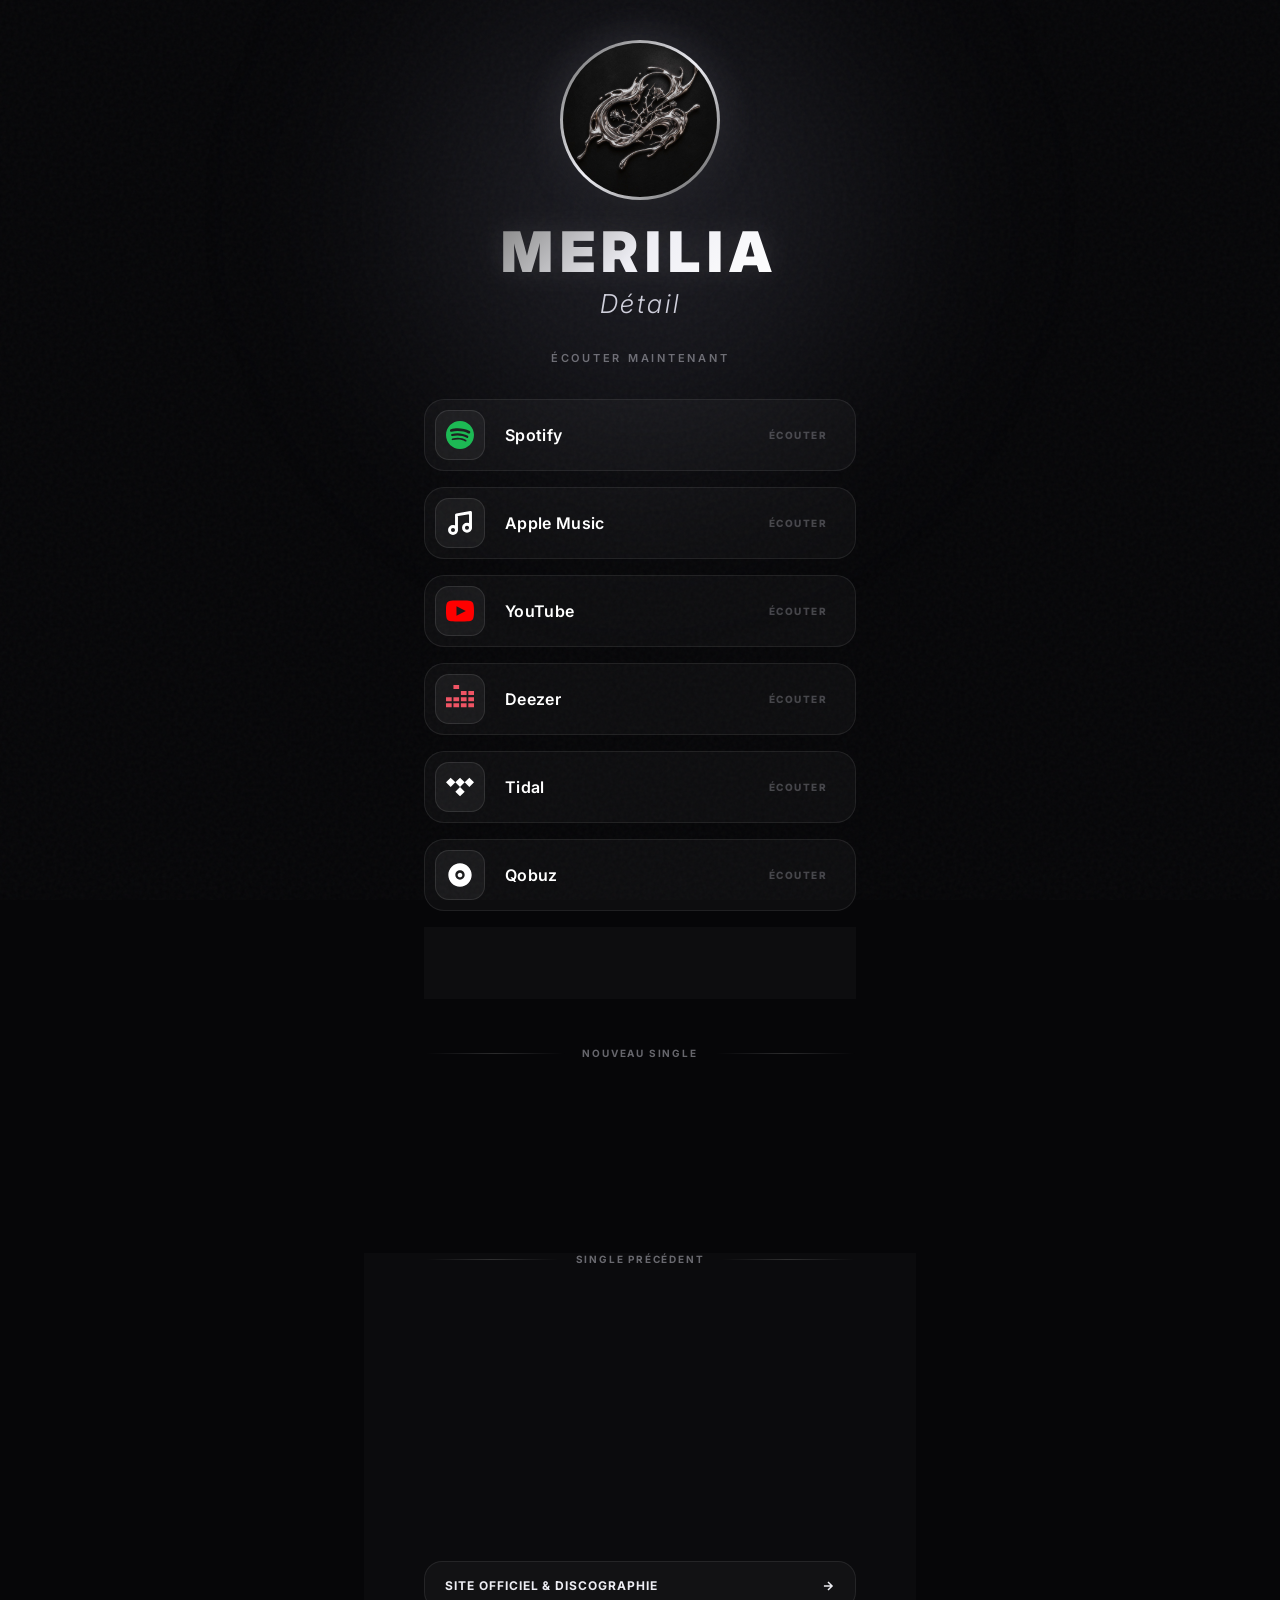
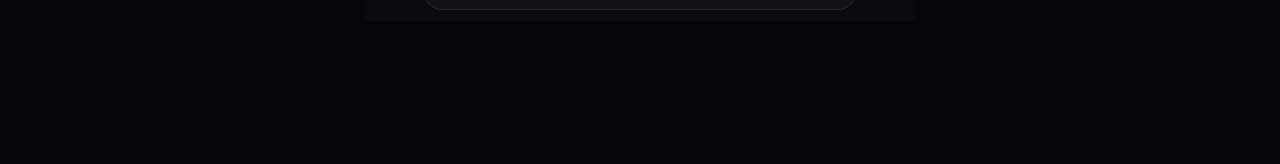
<file: detail.html>
<!DOCTYPE html>
<html lang="fr">

<head>
  <!-- Page générée depuis release-template.html par admin.html — ne pas modifier à la main -->
  <meta charset="UTF-8">
  <meta name="viewport" content="width=device-width, initial-scale=1.0, viewport-fit=cover">
  <meta name="description" content="MERILIA - Détail. Single disponible sur toutes les plateformes de streaming.">
  <meta name="theme-color" content="#060608">
  <meta name="apple-mobile-web-app-status-bar-style" content="black-translucent">
  <title>MERILIA - Détail</title>
  <link rel="canonical" href="https://merilia.saint-drop.com/detail.html">

  <!-- Open Graph / Aperçus réseaux sociaux (URLs absolues : lues sans JavaScript) -->
  <meta property="og:type" content="music.song">
  <meta property="og:site_name" content="MERILIA">
  <meta property="og:title" content="MERILIA - Détail">
  <meta property="og:description" content="Single disponible sur toutes les plateformes de streaming.">
  <meta property="og:url" content="https://merilia.saint-drop.com/detail.html">
  <meta property="og:image" content="https://merilia.saint-drop.com/cover_detail.jpg">
  <meta property="og:image:type" content="image/jpeg">
  <meta property="og:image:alt" content="MERILIA - Détail Cover HD">

  <!-- Twitter / X Cards -->
  <meta name="twitter:card" content="summary_large_image">
  <meta name="twitter:title" content="MERILIA - Détail">
  <meta name="twitter:description" content="Single disponible sur toutes les plateformes de streaming.">
  <meta name="twitter:image" content="https://merilia.saint-drop.com/cover_detail.jpg">
  <meta name="twitter:image:alt" content="MERILIA - Détail Cover HD">

  <link rel="preconnect" href="https://fonts.googleapis.com">
  <link rel="preconnect" href="https://fonts.gstatic.com" crossorigin>
  <link href="https://fonts.googleapis.com/css2?family=Inter:wght@300;400;500;600;700;800;900&display=swap" rel="stylesheet">
  <link rel="stylesheet" href="transitions.css">
  <link rel="stylesheet" href="release.css">
  <noscript><style>body { opacity: 1 !important; }</style></noscript>
  <link rel="icon" href="favicon.svg" type="image/svg+xml">
  <link rel="preload" as="image" href="cover_detail.jpg">
  <link rel="prefetch" href="index.html">
</head>

<body data-release="detail">

  <div class="bg-ambient" aria-hidden="true">
    <div class="bg-blur-orb"></div>
  </div>
  <div class="bg-noise" aria-hidden="true"></div>

  <!-- Contenu généré par release.js à partir de config.js -->
  <main class="container" id="release-root">
    <noscript>
      <h1 class="artist-name">MERILIA</h1>
      <p class="track-title">Détail</p>
      <a href="index.html" class="site-link-card">Site Officiel &amp; Discographie</a>
    </noscript>
  </main>

  <!-- 📱 Assistant navigateur TikTok -->
  <div class="tt-modal-ov" id="tt-modal" role="dialog" aria-hidden="true">
    <div class="tt-modal-card">
      <button class="tt-modal-close" id="tt-modal-close" aria-label="Fermer">
        <svg viewBox="0 0 24 24"><path d="M19 6.41L17.59 5 12 10.59 6.41 5 5 6.41 10.59 12 5 17.59 6.41 19 12 13.41 17.59 19 19 17.59 13.41 12z"/></svg>
      </button>

      <h2 class="tt-modal-title"><span id="tt-modal-heading">Prêt à écouter </span><span id="tt-track-name-title">'Détail'</span> ? ✨</h2>
      <p class="tt-modal-subtitle">
        TikTok bloque l'ouverture des applis de musique. C'est l'occasion de sortir de l'application et de découvrir ce morceau. 🫂
      </p>

      <div class="tt-modal-instruction">
        T'as juste à coller le titre dans ton appli de musique préférée (Spotify, YouTube...) :
      </div>

      <div class="tt-track-container">
        <strong class="tt-track-display" id="tt-track-display">MERILIA - Détail</strong>
        <button class="tt-copy-btn" id="tt-copy-btn" type="button">
          <svg viewBox="0 0 24 24">
            <path d="M16 1H4c-1.1 0-2 .9-2 2v14h2V3h12V1zm3 4H8c-1.1 0-2 .9-2 2v14c0 1.1.9 2 2 2h11c1.1 0 2-.9 2-2V7c0-1.1-.9-2-2-2zm0 16H8V7h11v14z" />
          </svg>
          <span id="tt-copy-text">Copier le titre</span>
        </button>
      </div>
    </div>
  </div>

  <script src="config.js"></script>
  <script src="site.js"></script>
  <script src="modal.js"></script>
  <script src="release.js"></script>
  <script src="transitions.js"></script>
</body>

</html>
</file>
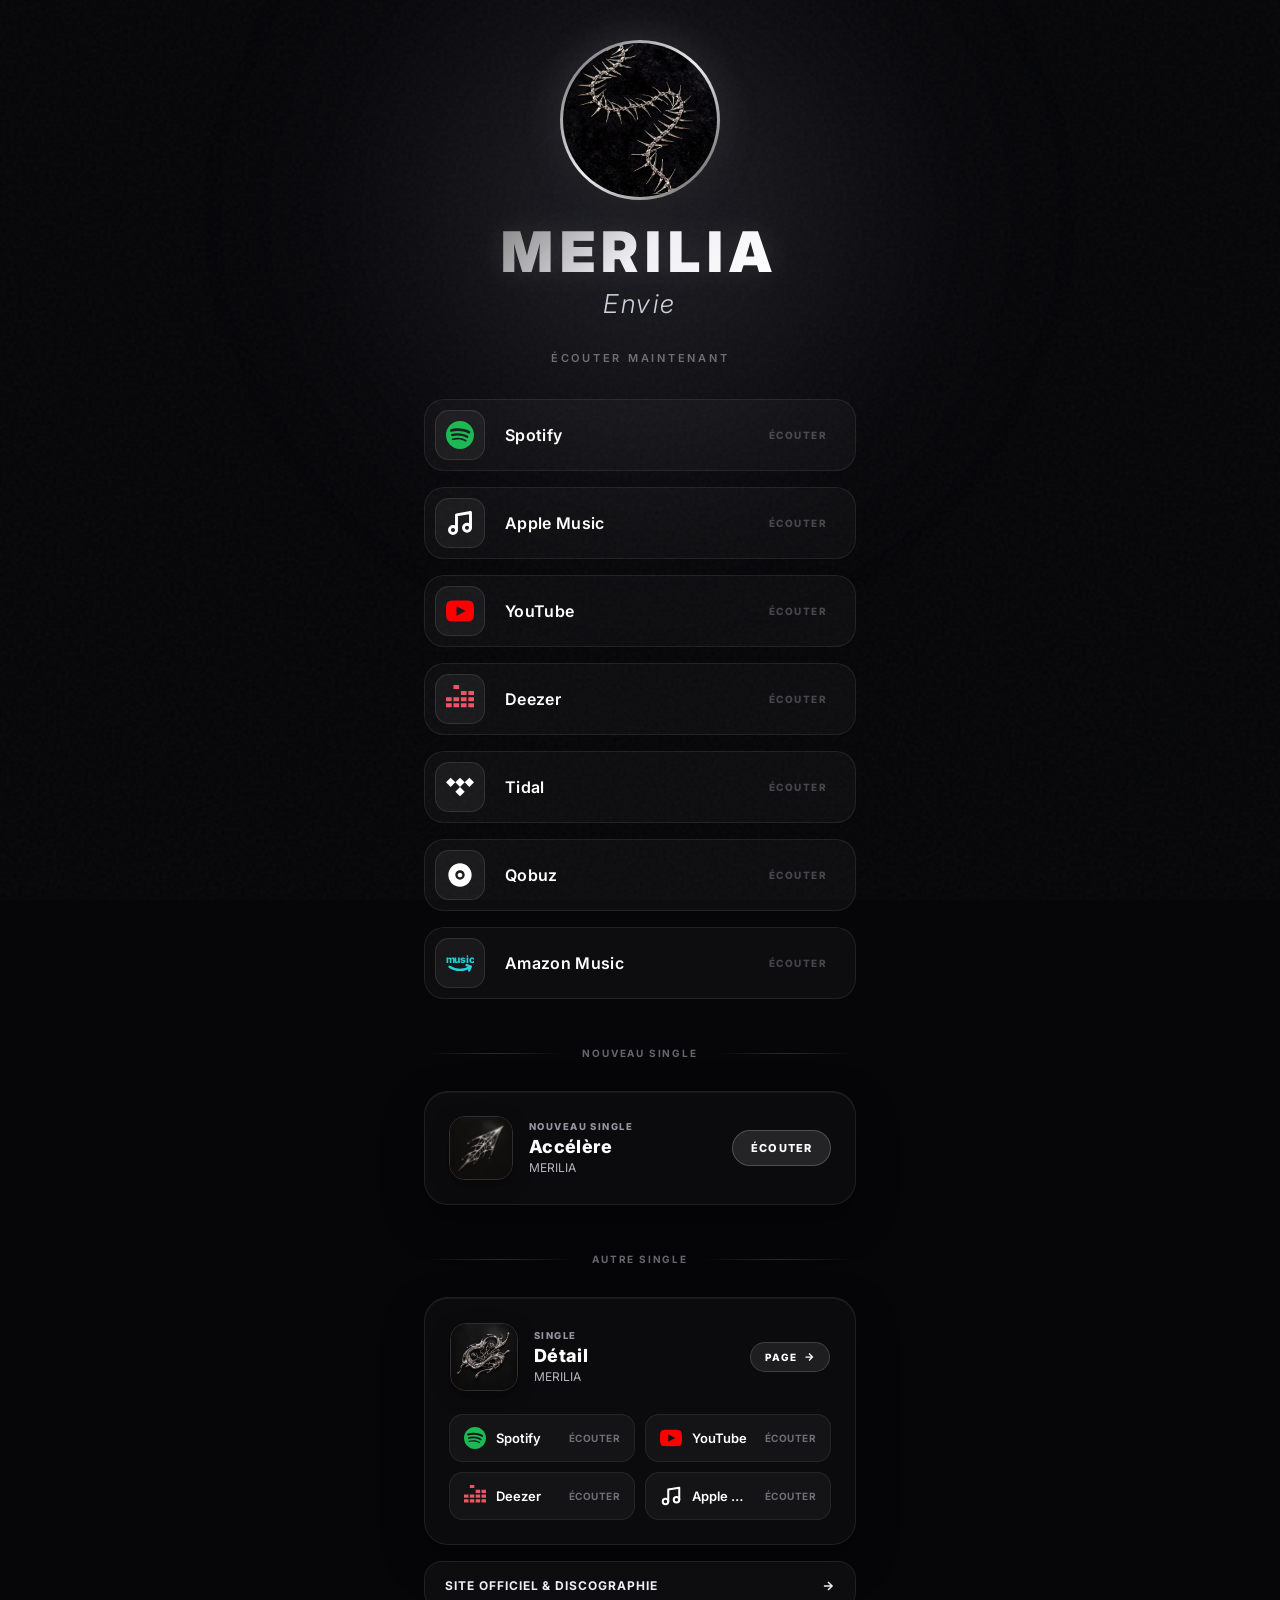
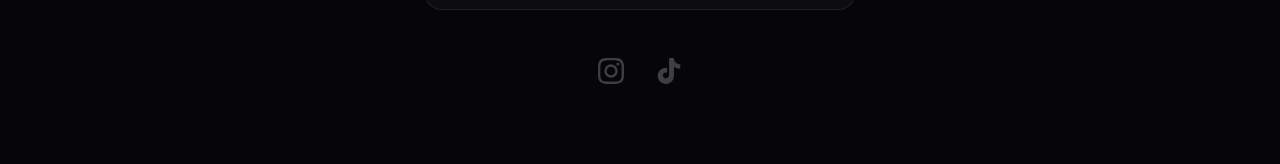
<file: envie.html>
<!DOCTYPE html>
<html lang="fr">

<head>
  <!-- Page générée depuis release-template.html par admin.html — ne pas modifier à la main -->
  <meta charset="UTF-8">
  <meta name="viewport" content="width=device-width, initial-scale=1.0, viewport-fit=cover">
  <meta name="description" content="MERILIA - Envie. Single disponible sur toutes les plateformes de streaming.">
  <meta name="theme-color" content="#060608">
  <meta name="apple-mobile-web-app-status-bar-style" content="black-translucent">
  <title>MERILIA - Envie</title>
  <link rel="canonical" href="https://merilia.saint-drop.com/envie.html">

  <!-- Open Graph / Aperçus réseaux sociaux (URLs absolues : lues sans JavaScript) -->
  <meta property="og:type" content="music.song">
  <meta property="og:site_name" content="MERILIA">
  <meta property="og:title" content="MERILIA - Envie">
  <meta property="og:description" content="Single disponible sur toutes les plateformes de streaming.">
  <meta property="og:url" content="https://merilia.saint-drop.com/envie.html">
  <meta property="og:image" content="https://merilia.saint-drop.com/cover_envie.jpg">
  <meta property="og:image:type" content="image/jpeg">
  <meta property="og:image:alt" content="MERILIA - Envie Cover HD">

  <!-- Twitter / X Cards -->
  <meta name="twitter:card" content="summary_large_image">
  <meta name="twitter:title" content="MERILIA - Envie">
  <meta name="twitter:description" content="Single disponible sur toutes les plateformes de streaming.">
  <meta name="twitter:image" content="https://merilia.saint-drop.com/cover_envie.jpg">
  <meta name="twitter:image:alt" content="MERILIA - Envie Cover HD">

  <link rel="preconnect" href="https://fonts.googleapis.com">
  <link rel="preconnect" href="https://fonts.gstatic.com" crossorigin>
  <link href="https://fonts.googleapis.com/css2?family=Inter:wght@300;400;500;600;700;800;900&display=swap" rel="stylesheet">
  <link rel="stylesheet" href="transitions.css">
  <link rel="stylesheet" href="release.css">
  <noscript><style>body { opacity: 1 !important; }</style></noscript>
  <link rel="icon" href="favicon.svg" type="image/svg+xml">
  <link rel="preload" as="image" href="cover_envie.jpg">
  <link rel="prefetch" href="index.html">
</head>

<body data-release="envie">

  <div class="bg-ambient" aria-hidden="true">
    <div class="bg-blur-orb"></div>
  </div>
  <div class="bg-noise" aria-hidden="true"></div>

  <!-- Contenu généré par release.js à partir de config.js -->
  <main class="container" id="release-root">
    <noscript>
      <h1 class="artist-name">MERILIA</h1>
      <p class="track-title">Envie</p>
      <a href="index.html" class="site-link-card">Site Officiel &amp; Discographie</a>
    </noscript>
  </main>

  <!-- 📱 Assistant navigateur TikTok -->
  <div class="tt-modal-ov" id="tt-modal" role="dialog" aria-hidden="true">
    <div class="tt-modal-card">
      <button class="tt-modal-close" id="tt-modal-close" aria-label="Fermer">
        <svg viewBox="0 0 24 24"><path d="M19 6.41L17.59 5 12 10.59 6.41 5 5 6.41 10.59 12 5 17.59 6.41 19 12 13.41 17.59 19 19 17.59 13.41 12z"/></svg>
      </button>

      <h2 class="tt-modal-title"><span id="tt-modal-heading">Prêt à écouter </span><span id="tt-track-name-title">'Envie'</span> ? ✨</h2>
      <p class="tt-modal-subtitle">
        TikTok bloque l'ouverture des applis de musique. C'est l'occasion de sortir de l'application et de découvrir ce morceau. 🫂
      </p>

      <div class="tt-modal-instruction">
        T'as juste à coller le titre dans ton appli de musique préférée (Spotify, YouTube...) :
      </div>

      <div class="tt-track-container">
        <strong class="tt-track-display" id="tt-track-display">MERILIA - Envie</strong>
        <button class="tt-copy-btn" id="tt-copy-btn" type="button">
          <svg viewBox="0 0 24 24">
            <path d="M16 1H4c-1.1 0-2 .9-2 2v14h2V3h12V1zm3 4H8c-1.1 0-2 .9-2 2v14c0 1.1.9 2 2 2h11c1.1 0 2-.9 2-2V7c0-1.1-.9-2-2-2zm0 16H8V7h11v14z" />
          </svg>
          <span id="tt-copy-text">Copier le titre</span>
        </button>
      </div>
    </div>
  </div>

  <script src="config.js"></script>
  <script src="site.js"></script>
  <script src="modal.js"></script>
  <script src="release.js"></script>
  <script src="transitions.js"></script>
</body>

</html>
</file>
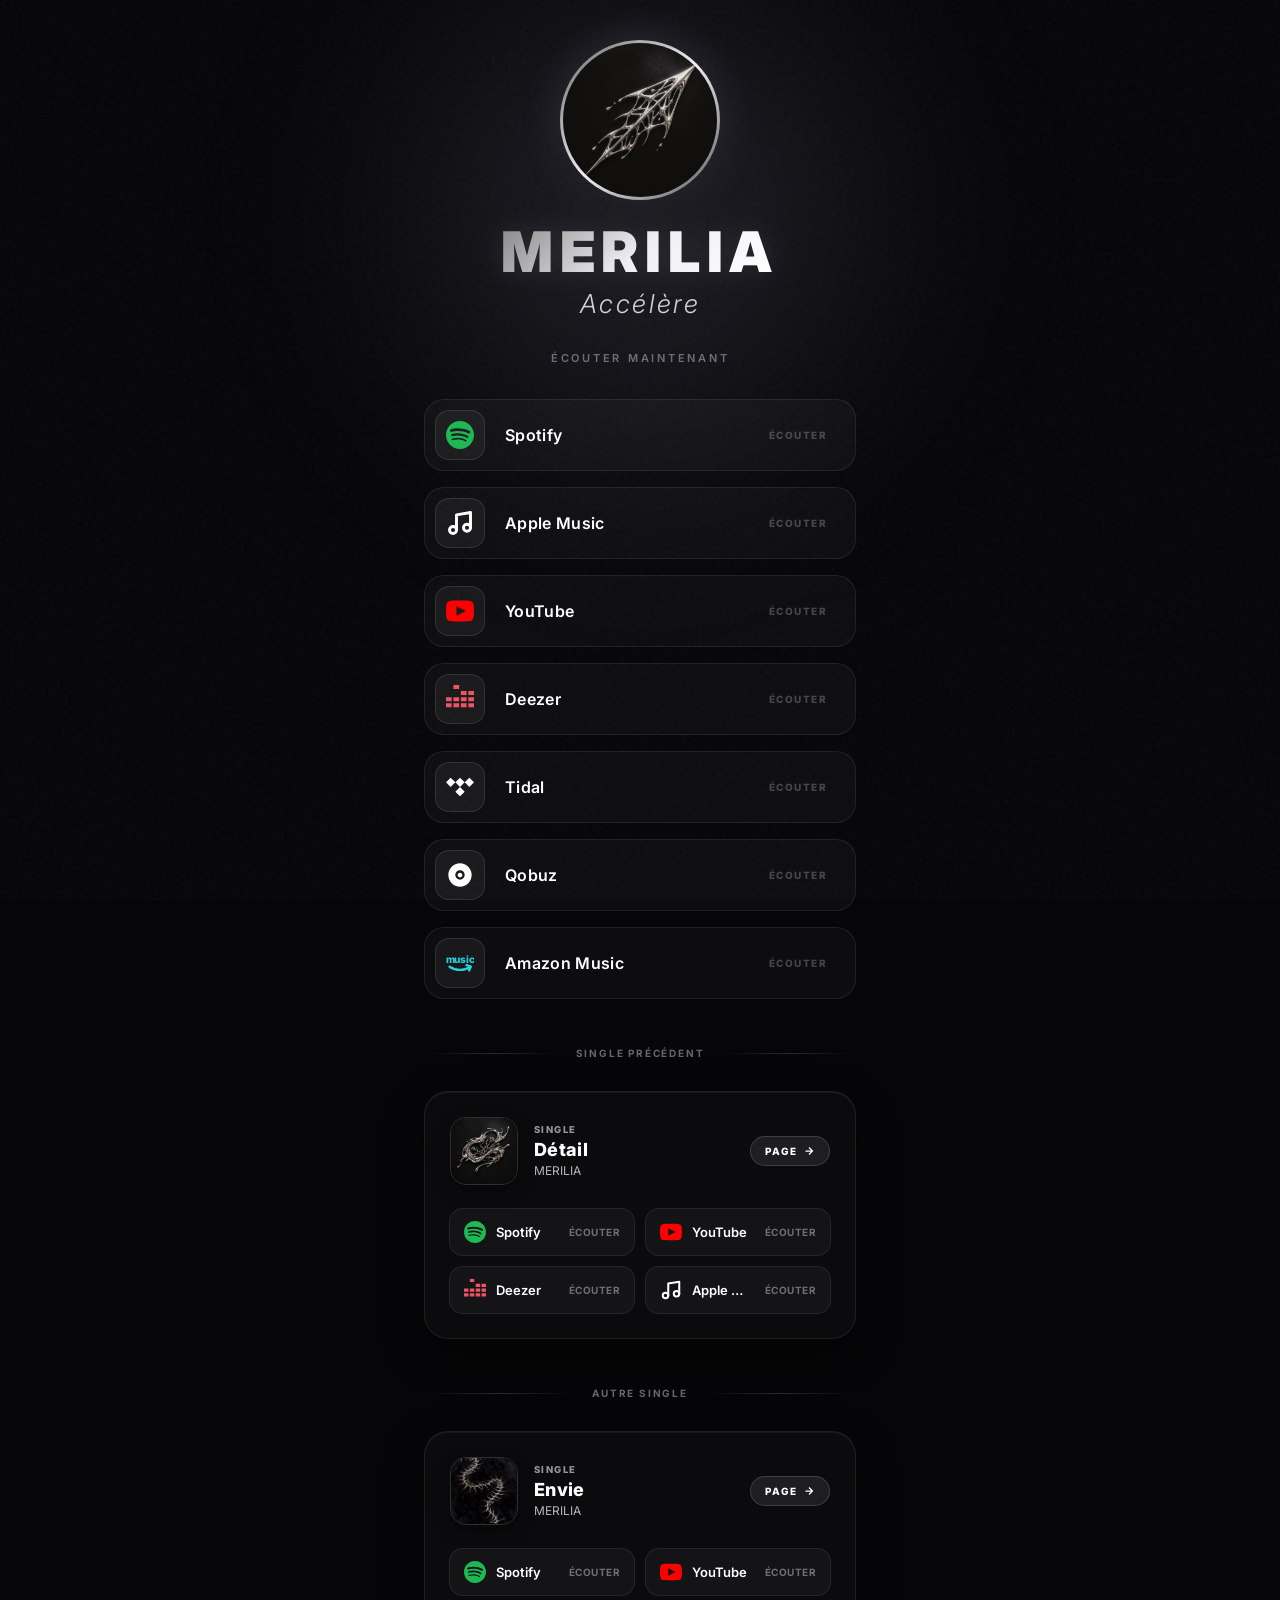
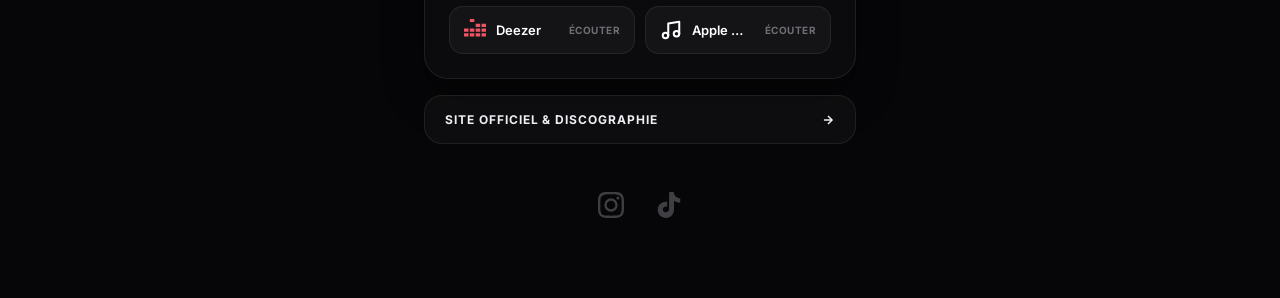
<file: presave.html>
<!DOCTYPE html>
<html lang="fr">
<head>
  <meta charset="UTF-8">
  <meta name="viewport" content="width=device-width, initial-scale=1.0">
  <meta name="robots" content="noindex">
  <title>MERILIA</title>
  <style>html, body { background: #060608; margin: 0; }</style>
  <!-- Ancien lien de pre-save : redirige vers la page du dernier titre (config.js) -->
  <script src="config.js"></script>
  <script src="site.js"></script>
  <script>
    (function () {
      var rel = window.MERILIA && window.MERILIA.featured();
      window.location.replace(rel ? window.MERILIA.pageUrl(rel) + window.location.search : 'index.html');
    })();
  </script>
</head>
<body>
  <noscript><a href="index.html" style="color:#fff">MERILIA</a></noscript>
</body>
</html>
</file>
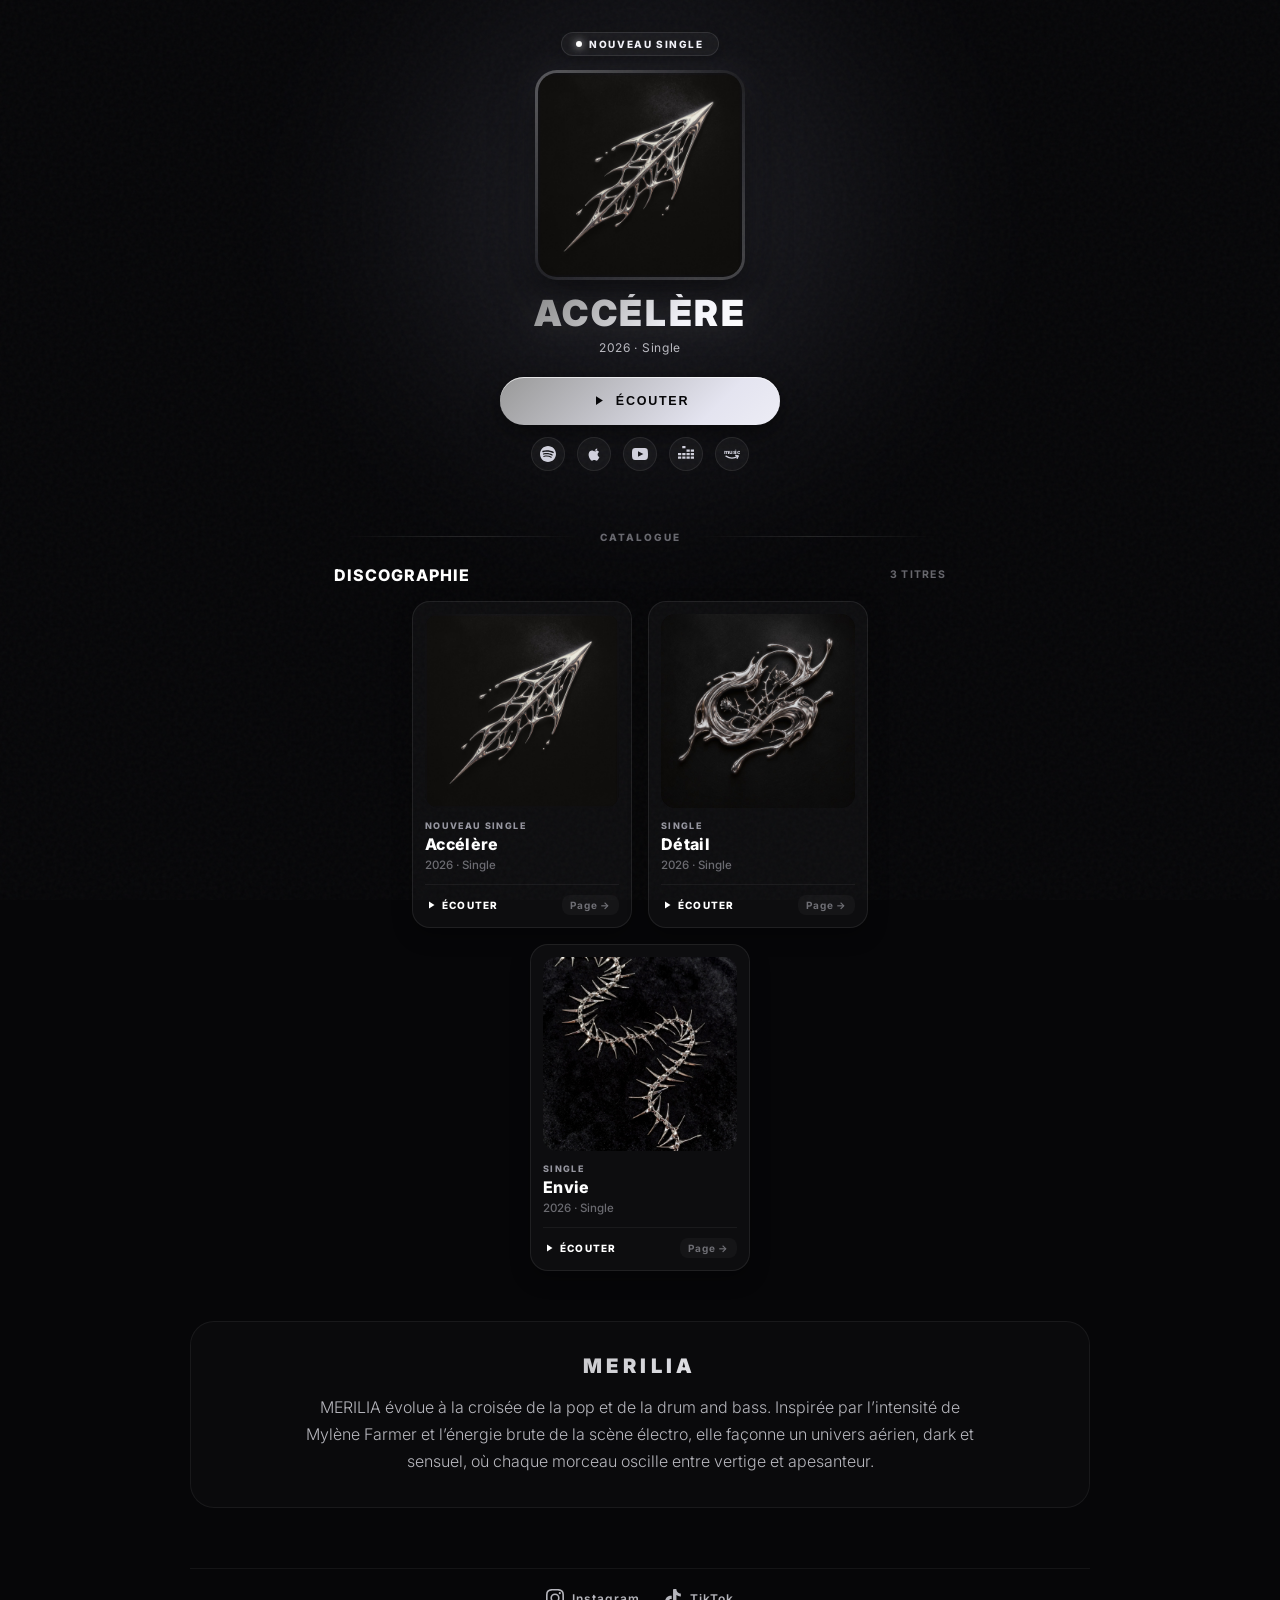
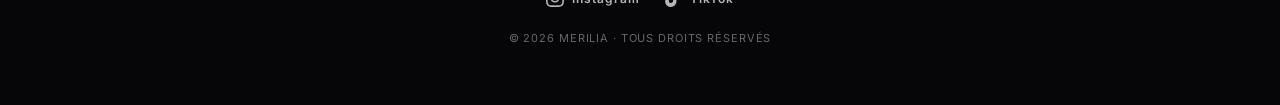
<file: release.html>
<!DOCTYPE html>
<html lang="fr">
<head>
  <meta charset="UTF-8">
  <meta http-equiv="refresh" content="0; url=index.html">
  <title>Redirection...</title>
  <script>
    window.location.href = "index.html";
  </script>
</head>
<body>
  <p>Redirection vers la page principale... <a href="index.html">cliquez ici</a> si rien ne se passe.</p>
</body>
</html>
</file>
<file: transitions.css>
/* ===================================================
   MERILIA — FLUID PAGE TRANSITIONS
   NOTE: On utilise UNIQUEMENT opacity (pas transform) sur body
   car transform crée un "containing block" qui casse position:fixed.
   =================================================== */

@view-transition {
  navigation: auto;
}

html {
  background-color: #060608 !important;
}

/* Page entrance & exit — fade only, NO transform on body */
body {
  opacity: 0;
  transition: opacity 0.32s cubic-bezier(0.16, 1, 0.3, 1);
  will-change: opacity;
}

body.page-loaded {
  opacity: 1;
}

body.page-leaving {
  opacity: 0 !important;
  pointer-events: none;
  transition: opacity 0.22s cubic-bezier(0.4, 0, 1, 1) !important;
}

/* Smoother background blur blending */
.bg-cover {
  transition: opacity 0.4s ease;
}
</file>
<file: release.css>
/* ===================================================
   MERILIA — Styles des pages titre (gabarit unique)
   Utilisé par toutes les pages <titre>.html
   =================================================== */

/* ============================================
   🎨 DESIGN TOKENS - Silver / Chrome palette
   ============================================ */
:root {
  --bg: #060608;
  --bg2: #0e0e12;
  --card-border: rgba(255, 255, 255, 0.08);

  /* Silver text hierarchy */
  --t1: #ffffff;
  --t2: rgba(240, 240, 248, 0.75);
  --t3: rgba(220, 220, 230, 0.45);

  /* Chrome / Silver accent */
  --silver: #d0d0dc;
  --silver-light: #e2e2ee;
  --silver-bright: #eeeef4;
  --silver-dim: rgba(192, 192, 204, 0.1);
  --silver-glow: rgba(192, 192, 204, 0.25);

  --font: 'Inter', -apple-system, BlinkMacSystemFont, sans-serif;
  --ease: cubic-bezier(0.16, 1, 0.3, 1);
  --spring: cubic-bezier(0.34, 1.56, 0.64, 1);
}

/* ============================================
   RESET & BASE STYLES
   ============================================ */
*,
*::before,
*::after {
  margin: 0;
  padding: 0;
  box-sizing: border-box
}

html,
body {
  min-height: 100%;
  overflow-x: hidden;
  overflow-y: auto;
  background: var(--bg);
}

body {
  font-family: var(--font);
  color: var(--t1);
  display: flex;
  flex-direction: column;
  align-items: center;
  justify-content: flex-start;
  -webkit-font-smoothing: antialiased;
  -webkit-tap-highlight-color: transparent;
  padding-bottom: 40px;
}

/* ============================================
   BACKGROUND LAYERS
   ============================================ */
.bg-ambient {
  position: fixed;
  inset: 0;
  z-index: 0;
  pointer-events: none;
  overflow: hidden;
}

.bg-blur-orb {
  position: absolute;
  top: -15%;
  left: 50%;
  transform: translateX(-50%);
  width: clamp(320px, 80vw, 700px);
  height: clamp(320px, 80vw, 700px);
  border-radius: 50%;
  background: radial-gradient(circle, rgba(160, 160, 190, 0.18) 0%, rgba(6, 6, 8, 0) 70%);
  filter: blur(80px);
  will-change: transform;
}

.bg-noise {
  position: fixed;
  inset: 0;
  z-index: 1;
  opacity: 0.035;
  pointer-events: none;
  background-image: url("data:image/svg+xml,%3Csvg viewBox='0 0 256 256' xmlns='http://www.w3.org/2000/svg'%3E%3Cfilter id='n'%3E%3CfeTurbulence type='fractalNoise' baseFrequency='.9' numOctaves='4' stitchTiles='stitch'/%3E%3C/filter%3E%3Crect width='100%25' height='100%25' filter='url(%23n)'/%3E%3C/svg%3E");
}

/* ============================================
   LAYOUT
   ============================================ */
.container {
  position: relative;
  z-index: 3;
  display: flex;
  flex-direction: column;
  align-items: center;
  text-align: center;
  padding: 40px 24px;
  width: 100%;
  max-width: 480px;
  animation: fadeUp 1s var(--ease) both;
}

@keyframes fadeUp {
  from {
    opacity: 0;
    transform: translateY(30px)
  }

  to {
    opacity: 1;
    transform: translateY(0)
  }
}

@keyframes fadeIn {
  from {
    opacity: 0;
    transform: translateY(10px);
  }

  to {
    opacity: 1;
    transform: translateY(0);
  }
}

/* ============================================
   HEADER - Cover Art & Artist Info
   ============================================ */
.cover-circle {
  width: clamp(140px, 36vw, 160px);
  height: clamp(140px, 36vw, 160px);
  border-radius: 50%;
  padding: 3px;
  background: linear-gradient(135deg, #666, var(--silver-bright), #555, var(--silver-bright), #666);
  background-size: 200% 200%;
  animation: fadeIn .8s .15s both, chromeShift 6s ease-in-out infinite;
  margin-bottom: 24px;
  box-shadow: 0 0 40px rgba(200, 200, 220, 0.18), 0 10px 30px rgba(0, 0, 0, 0.5);
}

.cover-circle img {
  width: 100%;
  height: 100%;
  border-radius: 50%;
  object-fit: cover;
  display: block;
}

.artist-name {
  font-size: clamp(38px, 11vw, 56px);
  font-weight: 900;
  letter-spacing: 0.12em;
  text-transform: uppercase;
  line-height: 1;
  background: linear-gradient(135deg, #888, var(--silver-bright), #fff, var(--silver-bright), #888);
  background-size: 200% 200%;
  -webkit-background-clip: text;
  -webkit-text-fill-color: transparent;
  background-clip: text;
  animation: fadeIn .8s .2s both, chromeShift 10s ease-in-out infinite;
  margin-bottom: 8px;
  filter: drop-shadow(0 0 15px rgba(255, 255, 255, 0.1));
}

@keyframes chromeShift {
  0%, 100% { background-position: 0% 50% }
  50% { background-position: 100% 50% }
}

.track-title {
  font-size: clamp(20px, 5.5vw, 26px);
  font-weight: 300;
  font-style: italic;
  letter-spacing: 0.1em;
  color: var(--silver);
  opacity: .85;
  margin-bottom: 32px;
  animation: fadeIn .8s .3s both;
}

.headline {
  font-size: 11px;
  font-weight: 600;
  letter-spacing: 0.25em;
  text-transform: uppercase;
  color: var(--t3);
  margin-bottom: 24px;
  animation: fadeIn .8s .4s both;
}

/* ============================================
   PLATFORM LIST (ACCÉLÈRE)
   ============================================ */
.platform-list {
  width: 100%;
  display: flex;
  flex-direction: column;
  gap: 16px;
  margin-top: 10px;
  animation: fadeIn .8s .45s both;
}

.platform-item {
  position: relative;
  width: 100%;
  height: 72px;
  background: rgba(255, 255, 255, 0.03);
  border: 1px solid rgba(255, 255, 255, 0.08);
  border-radius: 20px;
  display: flex;
  align-items: center;
  overflow: hidden;
  backdrop-filter: blur(12px);
  -webkit-backdrop-filter: blur(12px);
  user-select: none;
  touch-action: pan-y;
  transition: border-color 0.3s, background 0.3s, transform 0.3s var(--ease);
}

.platform-item:hover {
  background: rgba(255, 255, 255, 0.06);
  border-color: rgba(255, 255, 255, 0.18);
}

.platform-item:hover .platform-icon {
  transform: scale(1.1);
}

.platform-name {
  font-size: 16px;
  font-weight: 600;
  color: var(--t1);
  letter-spacing: 0.02em;
  pointer-events: none;
  z-index: 1;
}

.platform-icon-box {
  width: 50px;
  height: 50px;
  margin-left: 10px;
  margin-right: 20px;
  background: rgba(255, 255, 255, 0.05);
  border: 1px solid rgba(255, 255, 255, 0.1);
  border-radius: 14px;
  display: flex;
  align-items: center;
  justify-content: center;
  transition: all 0.3s;
  z-index: 1;
  flex-shrink: 0;
}

.platform-item:hover .platform-icon-box {
  background: rgba(255, 255, 255, 0.1);
  border-color: rgba(255, 255, 255, 0.2);
}

.platform-icon {
  width: 28px;
  height: 28px;
  fill: var(--silver-bright);
  transition: transform 0.3s var(--spring);
}

/* Action label */
.platform-item-action {
  position: absolute;
  right: 28px;
  font-size: 10px;
  font-weight: 800;
  letter-spacing: 0.15em;
  color: var(--t3);
  opacity: 0.6;
  transition: all 0.3s;
  z-index: 1;
  pointer-events: none;
  white-space: nowrap;
}

.platform-item:hover .platform-item-action {
  color: var(--t1);
  opacity: 1;
  transform: translateX(5px);
}

.platform-item.success {
  border-color: #fff;
  background: rgba(255, 255, 255, 0.12);
}

.platform-item.success .platform-item-action {
  color: #fff;
  opacity: 1;
}

.platform-item.hide-action .platform-item-action,
.platform-pill.hide-action .platform-pill-action {
  display: none !important;
}

/* Platform Icon Colors */
.platform-item[data-platform="spotify"] .platform-icon { fill: #1DB954; }
.platform-item[data-platform="apple"] .platform-icon { fill: none; stroke: #fff; stroke-width: 2.5; stroke-linecap: round; stroke-linejoin: round; }
.platform-item[data-platform="youtube"] .platform-icon { fill: #FF0000; }
.platform-item[data-platform="deezer"] .platform-icon { fill: #EF5464; }
.platform-item[data-platform="tidal"] .platform-icon { fill: #ffffff; }
.platform-item[data-platform="qobuz"] .platform-icon { fill: #ffffff; }
.platform-item[data-platform="amazon"] .platform-icon { fill: #25D1DA; color: #25D1DA; }

/* ============================================
   DIVIDER - Metallic hairline
   ============================================ */
.section-divider {
  width: 100%;
  display: flex;
  align-items: center;
  justify-content: center;
  gap: 16px;
  margin: 48px 0 32px 0;
  animation: fadeIn .8s .55s both;
}

.section-divider .line {
  flex: 1;
  height: 1px;
  background: linear-gradient(90deg, transparent, rgba(255, 255, 255, 0.15), transparent);
}

.section-divider .badge {
  font-size: 10px;
  font-weight: 700;
  letter-spacing: 0.18em;
  text-transform: uppercase;
  color: var(--t3);
  white-space: nowrap;
}

/* ============================================
   PREVIOUS SINGLE SECTIONS ("DÉTAIL" & "ENVIE")
   ============================================ */
.previous-release-card {
  width: 100%;
  background: rgba(255, 255, 255, 0.025);
  border: 1px solid rgba(255, 255, 255, 0.08);
  border-radius: 24px;
  padding: 24px;
  backdrop-filter: blur(16px);
  -webkit-backdrop-filter: blur(16px);
  box-shadow: 0 16px 40px rgba(0, 0, 0, 0.4), inset 0 1px 0 rgba(255, 255, 255, 0.05);
  text-align: left;
  transition: border-color 0.3s ease;
  animation: fadeIn .8s .7s both;
}

.previous-release-card:hover {
  border-color: rgba(255, 255, 255, 0.15);
}

.prev-header-link {
  display: flex;
  align-items: center;
  gap: 16px;
  margin-bottom: 20px;
  text-decoration: none;
  color: inherit;
  border-radius: 18px;
  padding: 8px;
  margin: -8px -8px 14px -8px;
  transition: background 0.3s var(--ease), border-color 0.3s var(--ease);
  border: 1px solid transparent;
  cursor: pointer;
}

.prev-header-link:hover {
  background: rgba(255, 255, 255, 0.06);
  border-color: rgba(255, 255, 255, 0.15);
}

.prev-header-link:hover .prev-title {
  color: var(--silver-bright);
}

.prev-header-link:hover .prev-cover-thumb {
  transform: scale(1.04);
  border-color: rgba(255, 255, 255, 0.3);
}

.prev-action-btn {
  margin-left: auto;
  display: flex;
  align-items: center;
  gap: 6px;
  padding: 8px 14px;
  border-radius: 50px;
  background: rgba(255, 255, 255, 0.08);
  border: 1px solid rgba(255, 255, 255, 0.15);
  font-size: 10px;
  font-weight: 800;
  letter-spacing: 0.1em;
  color: #fff;
  transition: all 0.3s var(--ease);
  flex-shrink: 0;
}

.prev-header-link:hover .prev-action-btn {
  background: #fff;
  color: #000;
  border-color: #fff;
  transform: translateX(3px);
}

.prev-cover-thumb {
  width: 68px;
  height: 68px;
  border-radius: 16px;
  overflow: hidden;
  border: 1px solid rgba(255, 255, 255, 0.15);
  box-shadow: 0 6px 18px rgba(0, 0, 0, 0.4);
  flex-shrink: 0;
  transition: transform 0.3s var(--spring), border-color 0.3s ease;
}

.prev-cover-thumb img {
  width: 100%;
  height: 100%;
  object-fit: cover;
  display: block;
}

.prev-info {
  flex: 1;
  min-width: 0;
}

.prev-tag {
  font-size: 9.5px;
  font-weight: 800;
  letter-spacing: 0.15em;
  text-transform: uppercase;
  color: var(--silver);
  opacity: 0.7;
  margin-bottom: 4px;
  display: block;
}

.prev-title {
  font-size: 18px;
  font-weight: 800;
  color: #fff;
  letter-spacing: 0.02em;
  line-height: 1.2;
}

.prev-subtitle {
  font-size: 12px;
  color: var(--t2);
  margin-top: 2px;
}

.prev-platforms-grid {
  display: grid;
  grid-template-columns: repeat(2, 1fr);
  gap: 10px;
}

.platform-pill {
  position: relative;
  display: flex;
  align-items: center;
  gap: 10px;
  padding: 12px 14px;
  background: rgba(255, 255, 255, 0.04);
  border: 1px solid rgba(255, 255, 255, 0.07);
  border-radius: 14px;
  color: var(--t1);
  text-decoration: none;
  font-size: 13px;
  font-weight: 600;
  overflow: hidden;
  transition: all 0.25s var(--ease);
}

.platform-pill:hover {
  background: rgba(255, 255, 255, 0.09);
  border-color: rgba(255, 255, 255, 0.2);
  transform: translateY(-2px);
}

.platform-pill-icon {
  width: 22px;
  height: 22px;
  display: flex;
  align-items: center;
  justify-content: center;
  flex-shrink: 0;
  z-index: 1;
}

.platform-pill-icon svg {
  width: 100%;
  height: 100%;
  fill: currentColor;
}

.platform-pill[data-platform="spotify"] .platform-pill-icon { color: #1DB954; }
.platform-pill[data-platform="youtube"] .platform-pill-icon { color: #FF0000; }
.platform-pill[data-platform="deezer"] .platform-pill-icon { color: #EF5464; }
.platform-pill[data-platform="apple"] .platform-pill-icon { color: #fff; }
.platform-pill[data-platform="apple"] .platform-pill-icon svg { fill: none; stroke: currentColor; stroke-width: 2.2; stroke-linecap: round; stroke-linejoin: round; }

.platform-pill-name {
  z-index: 1;
  white-space: nowrap;
  overflow: hidden;
  text-overflow: ellipsis;
}

.platform-pill-action {
  margin-left: auto;
  font-size: 10px;
  font-weight: 700;
  color: var(--t3);
  letter-spacing: 0.05em;
  z-index: 1;
  white-space: nowrap;
}

.platform-pill:hover .platform-pill-action {
  color: #fff;
}

@media (max-width: 380px) {
  .platform-pill-action { display: none !important; }
}

/* Main site discovery pill */
.site-link-card {
  width: 100%;
  margin-top: 16px;
  padding: 16px 20px;
  background: rgba(255, 255, 255, 0.03);
  border: 1px solid rgba(255, 255, 255, 0.08);
  border-radius: 18px;
  display: flex;
  align-items: center;
  justify-content: space-between;
  color: var(--silver-bright);
  text-decoration: none;
  font-size: 12px;
  font-weight: 700;
  letter-spacing: 0.08em;
  text-transform: uppercase;
  transition: all 0.3s var(--ease);
  animation: fadeIn .8s .75s both;
}

.site-link-card:hover {
  background: rgba(255, 255, 255, 0.07);
  border-color: rgba(255, 255, 255, 0.22);
  transform: translateY(-2px);
  color: #fff;
}

/* ============================================
   FOOTER
   ============================================ */
.footer {
  margin-top: 48px;
  width: 100%;
  display: flex;
  justify-content: center;
  animation: fadeIn .8s .8s both;
}

.social-links {
  display: flex;
  gap: 32px;
}

.social-link {
  color: var(--t3);
  display: flex;
  align-items: center;
  justify-content: center;
  transition: all 0.3s var(--ease);
  opacity: 0.6;
  text-decoration: none;
}

.social-link:hover {
  opacity: 1;
  transform: translateY(-3px);
  color: var(--t1);
}

.social-icon {
  width: 26px;
  height: 26px;
  fill: currentColor;
}

/* ============================================
   📱 TIKTOK IN-APP BROWSER ASSISTANT MODAL
   ============================================ */
.tt-modal-ov {
  position: fixed;
  inset: 0;
  z-index: 9999;
  display: flex;
  align-items: center;
  justify-content: center;
  background: rgba(4, 4, 6, 0.88);
  backdrop-filter: blur(14px);
  -webkit-backdrop-filter: blur(14px);
  opacity: 0;
  pointer-events: none;
  transition: opacity 0.4s var(--ease);
  padding: 20px;
}

.tt-modal-ov.active {
  opacity: 1;
  pointer-events: auto;
}

.tt-modal-card {
  width: 100%;
  max-width: 400px;
  background: rgba(14, 14, 18, 0.95);
  border: 1px solid rgba(255, 255, 255, 0.1);
  border-radius: 28px;
  padding: 36px 24px 28px 24px;
  box-shadow: 0 25px 60px rgba(0, 0, 0, 0.8);
  transform: translateY(30px) scale(0.95);
  transition: transform 0.4s var(--spring), opacity 0.4s var(--ease);
  opacity: 0;
  display: flex;
  flex-direction: column;
  position: relative;
}

.tt-modal-ov.active .tt-modal-card {
  transform: translateY(0) scale(1);
  opacity: 1;
}

.tt-modal-close {
  position: absolute;
  top: 16px;
  right: 16px;
  background: rgba(255, 255, 255, 0.06);
  border: 1px solid rgba(255, 255, 255, 0.1);
  width: 32px;
  height: 32px;
  border-radius: 50%;
  display: flex;
  align-items: center;
  justify-content: center;
  cursor: pointer;
  color: var(--t2);
  transition: all 0.2s ease;
}

.tt-modal-close:hover {
  background: rgba(255, 255, 255, 0.15);
  color: #fff;
}

.tt-modal-close svg {
  width: 14px;
  height: 14px;
  fill: currentColor;
}

.tt-modal-title {
  font-size: clamp(20px, 5.5vw, 24px);
  font-weight: 800;
  text-align: center;
  margin-bottom: 8px;
  background: linear-gradient(135deg, #fff, var(--silver-bright));
  -webkit-background-clip: text;
  -webkit-text-fill-color: transparent;
  background-clip: text;
  line-height: 1.25;
}

.tt-modal-subtitle {
  font-size: 13.5px;
  color: var(--t2);
  text-align: center;
  line-height: 1.5;
  margin-bottom: 20px;
}

.tt-modal-instruction {
  font-size: 13px;
  color: var(--t2);
  text-align: center;
  margin-bottom: 12px;
  line-height: 1.4;
}

.tt-track-container {
  display: flex;
  flex-direction: column;
  align-items: center;
  gap: 12px;
  background: rgba(255, 255, 255, 0.03);
  border: 1px solid rgba(255, 255, 255, 0.08);
  border-radius: 20px;
  padding: 18px 16px;
}

.tt-track-display {
  display: block;
  font-size: 17px;
  font-weight: 800;
  color: #fff;
  letter-spacing: 0.04em;
}

.tt-copy-btn {
  display: inline-flex;
  align-items: center;
  justify-content: center;
  gap: 8px;
  width: 100%;
  max-width: 260px;
  padding: 14px 22px;
  border-radius: 50px;
  border: none;
  background: linear-gradient(135deg, #1ed760, #1DB954);
  color: #000;
  font-family: var(--font);
  font-size: 13px;
  font-weight: 800;
  letter-spacing: 0.05em;
  text-transform: uppercase;
  cursor: pointer;
  transition: all 0.3s var(--ease);
  box-shadow: 0 6px 20px rgba(29, 185, 84, 0.35);
}

.tt-copy-btn:hover {
  transform: translateY(-2px);
  box-shadow: 0 10px 25px rgba(29, 185, 84, 0.5);
}

.tt-copy-btn.copied {
  background: #fff !important;
  color: #1DB954 !important;
}

.tt-copy-btn svg {
  width: 16px;
  height: 16px;
  fill: currentColor;
}

/* ============================================
   PRE-SAVE : badge, compte à rebours, bouton
   ============================================ */
.release-badge {
  display: inline-flex;
  align-items: center;
  gap: 6px;
  padding: 6px 16px;
  border-radius: 30px;
  background: rgba(255, 255, 255, 0.06);
  border: 1px solid rgba(255, 255, 255, 0.12);
  backdrop-filter: blur(10px);
  font-size: 10px;
  font-weight: 700;
  letter-spacing: 0.18em;
  text-transform: uppercase;
  color: var(--silver-bright);
  margin-bottom: 24px;
  box-shadow: 0 4px 15px rgba(0, 0, 0, 0.3);
  animation: fadeIn .8s .1s both;
}

.release-badge::before {
  content: '';
  width: 6px;
  height: 6px;
  border-radius: 50%;
  background: #fff;
  box-shadow: 0 0 8px #fff;
  animation: pulseDot 2s infinite;
}

@keyframes pulseDot {
  0%, 100% { opacity: 1; transform: scale(1); }
  50% { opacity: 0.4; transform: scale(0.8); }
}

.is-upcoming .cover-circle {
  width: clamp(140px, 36vw, 170px);
  height: clamp(140px, 36vw, 170px);
}

.is-upcoming .track-title { margin-bottom: 28px; }
.is-upcoming .headline { letter-spacing: 0.22em; margin-bottom: 16px; }

.countdown {
  display: flex;
  align-items: flex-start;
  justify-content: center;
  gap: 8px;
  margin-bottom: 32px;
  animation: fadeIn .8s .5s both;
}

.cd-unit {
  display: flex;
  flex-direction: column;
  align-items: center;
  gap: 6px;
}

.cd-box {
  position: relative;
  width: clamp(62px, 17vw, 76px);
  height: clamp(72px, 20vw, 86px);
  background: rgba(255, 255, 255, 0.03);
  border: 1px solid rgba(255, 255, 255, 0.08);
  border-radius: 16px;
  display: flex;
  align-items: center;
  justify-content: center;
  overflow: hidden;
  backdrop-filter: blur(10px);
  box-shadow: inset 0 1px 0 rgba(255, 255, 255, 0.1);
}

.cd-val {
  font-size: clamp(26px, 7.5vw, 36px);
  font-weight: 800;
  letter-spacing: -0.02em;
  font-variant-numeric: tabular-nums;
  color: var(--silver-bright);
}

.cd-val.tick {
  animation: digitTick .4s var(--spring);
}

@keyframes digitTick {
  0% { transform: scale(1.12); opacity: .5 }
  100% { transform: scale(1); opacity: 1 }
}

.cd-label {
  font-size: 10px;
  font-weight: 600;
  letter-spacing: 0.1em;
  text-transform: uppercase;
  color: var(--t3);
}

.cd-sep {
  font-size: clamp(22px, 6.5vw, 30px);
  font-weight: 300;
  color: var(--t3);
  padding-top: clamp(18px, 5vw, 22px);
  opacity: .35;
  animation: sepPulse 2s ease-in-out infinite;
}

@keyframes sepPulse {
  0%, 100% { opacity: .35 }
  50% { opacity: .15 }
}

/* ============================================
   CTA BUTTON - LIQUID CHROME PRE-SAVE
   ============================================ */
.cta-wrap {
  animation: fadeIn .8s .6s both;
  width: 100%;
  display: flex;
  justify-content: center;
}

.cta-btn {
  position: relative;
  display: inline-flex;
  align-items: center;
  justify-content: center;
  gap: 10px;
  width: 100%;
  max-width: 340px;
  padding: 20px 28px;
  font-family: var(--font);
  font-size: 13.5px;
  font-weight: 800;
  letter-spacing: 0.12em;
  text-transform: uppercase;
  color: var(--bg);
  background: linear-gradient(135deg, #999, var(--silver-light), #fff, var(--silver-light), #999);
  background-size: 400% 400%;
  border: none;
  border-radius: 60px;
  cursor: pointer;
  outline: none;
  overflow: hidden;
  transition: all .35s var(--ease);
  user-select: none;
  touch-action: manipulation;
  box-shadow:
    0 8px 30px rgba(0, 0, 0, 0.6),
    inset 0 1px 0 rgba(255, 255, 255, 0.6);
  animation: chromeBtn 6s ease-in-out infinite;
}

@keyframes chromeBtn {
  0%, 100% { background-position: 0% 50%; }
  50% { background-position: 100% 50%; }
}

.cta-btn::before {
  content: '';
  position: absolute;
  top: 0;
  left: -100%;
  width: 50%;
  height: 100%;
  background: linear-gradient(90deg, transparent 0%, rgba(255, 255, 255, 0.5) 50%, transparent 100%);
  animation: shimmer 2.8s linear infinite;
}

@keyframes shimmer {
  0% { left: -120%; }
  100% { left: 150%; }
}

.cta-btn:hover {
  transform: translateY(-3px) scale(1.02);
  box-shadow:
    0 0 35px rgba(220, 220, 240, 0.35),
    0 12px 35px rgba(0, 0, 0, 0.6),
    inset 0 1px 0 rgba(255, 255, 255, 0.8);
}

.cta-btn:active {
  transform: translateY(1px) scale(.98);
}

/* Ripple */
.ripple {
  position: absolute;
  border-radius: 50%;
  background: rgba(255, 255, 255, 0.5);
  transform: scale(0);
  animation: ripAnim .6s ease-out forwards;
  pointer-events: none;
}

@keyframes ripAnim {
  to { transform: scale(4); opacity: 0 }
}

/* ============================================
   CARTE PROMO (autre single mis en avant)
   ============================================ */
.promo-card {
  width: 100%;
  background: rgba(255, 255, 255, 0.025);
  border: 1px solid rgba(255, 255, 255, 0.08);
  border-radius: 24px;
  padding: 24px;
  backdrop-filter: blur(16px);
  -webkit-backdrop-filter: blur(16px);
  box-shadow: 0 16px 40px rgba(0, 0, 0, 0.4), inset 0 1px 0 rgba(255, 255, 255, 0.05);
  text-align: left;
  transition: border-color 0.3s ease;
  display: flex;
  align-items: center;
  justify-content: space-between;
  gap: 16px;
  text-decoration: none;
  color: inherit;
  animation: fadeIn .8s .6s both;
}

.promo-card:hover {
  border-color: rgba(255, 255, 255, 0.2);
  background: rgba(255, 255, 255, 0.04);
}

.promo-header {
  display: flex;
  align-items: center;
  gap: 16px;
}

.promo-cover-thumb {
  width: 64px;
  height: 64px;
  border-radius: 16px;
  overflow: hidden;
  border: 1px solid rgba(255, 255, 255, 0.15);
  box-shadow: 0 6px 18px rgba(0, 0, 0, 0.4);
  flex-shrink: 0;
}

.promo-cover-thumb img {
  width: 100%;
  height: 100%;
  object-fit: cover;
  display: block;
}

.promo-info {
  flex: 1;
  min-width: 0;
}

.promo-tag {
  font-size: 9.5px;
  font-weight: 800;
  letter-spacing: 0.15em;
  text-transform: uppercase;
  color: var(--silver);
  opacity: 0.7;
  margin-bottom: 4px;
  display: block;
}

.promo-title {
  font-size: 18px;
  font-weight: 800;
  color: #fff;
  letter-spacing: 0.02em;
  line-height: 1.2;
}

.promo-subtitle {
  font-size: 12px;
  color: var(--t2);
  margin-top: 2px;
}

.promo-btn {
  padding: 10px 18px;
  background: rgba(255, 255, 255, 0.1);
  border: 1px solid rgba(255, 255, 255, 0.2);
  border-radius: 50px;
  font-size: 11px;
  font-weight: 800;
  letter-spacing: 0.1em;
  color: #fff;
  white-space: nowrap;
  transition: all 0.3s ease;
}

.promo-card:hover .promo-btn {
  background: #fff;
  color: #000;
  transform: scale(1.05);
}


/* Message quand les liens ne sont pas encore renseignés */
.links-pending {
  font-size: 13px;
  line-height: 1.6;
  color: var(--t2);
  padding: 20px;
  border: 1px dashed rgba(255, 255, 255, 0.1);
  border-radius: 20px;
  animation: fadeIn .8s .45s both;
}

/* Focus clavier visible sur les boutons de plateforme */
.platform-item:focus-visible,
.platform-pill:focus-visible,
.cta-btn:focus-visible {
  outline: 2px solid var(--silver-bright);
  outline-offset: 3px;
}

.platform-pill[data-platform="amazon"] .platform-pill-icon { color: #25D1DA; }
</file>
